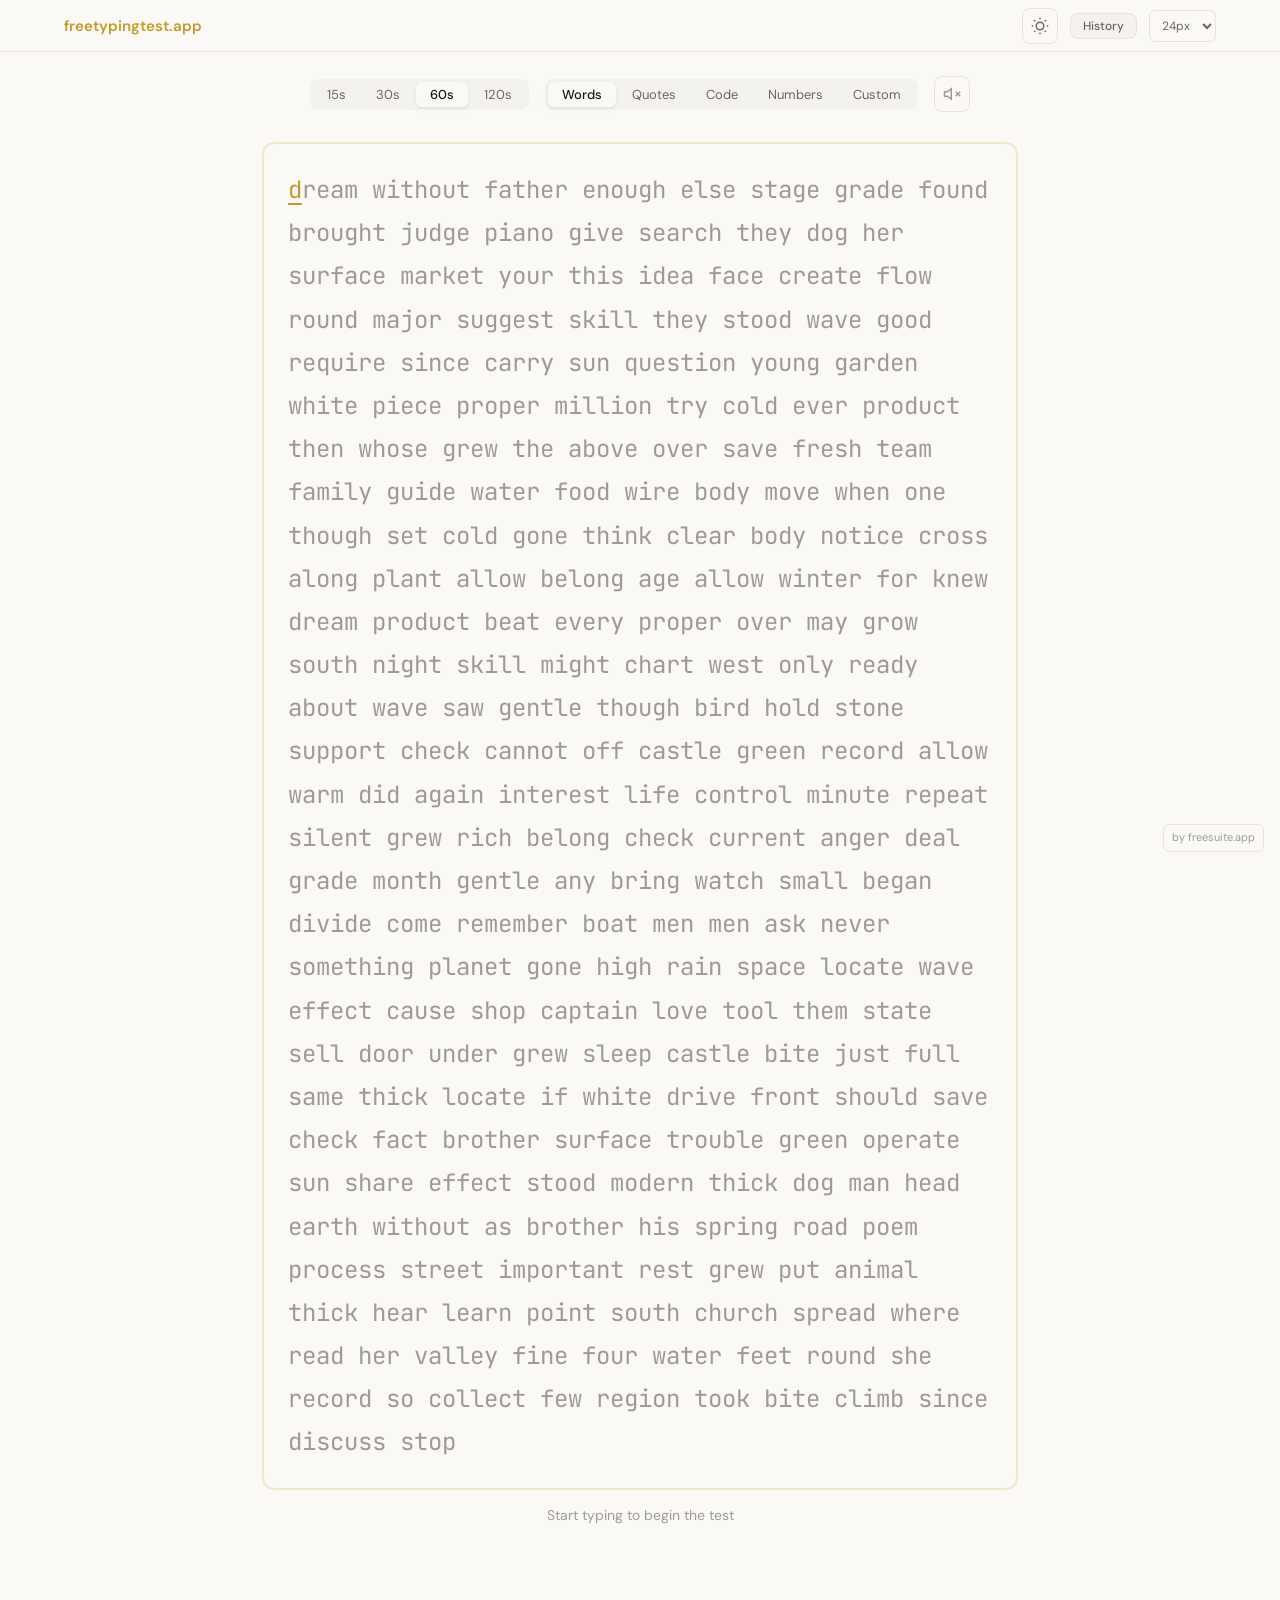
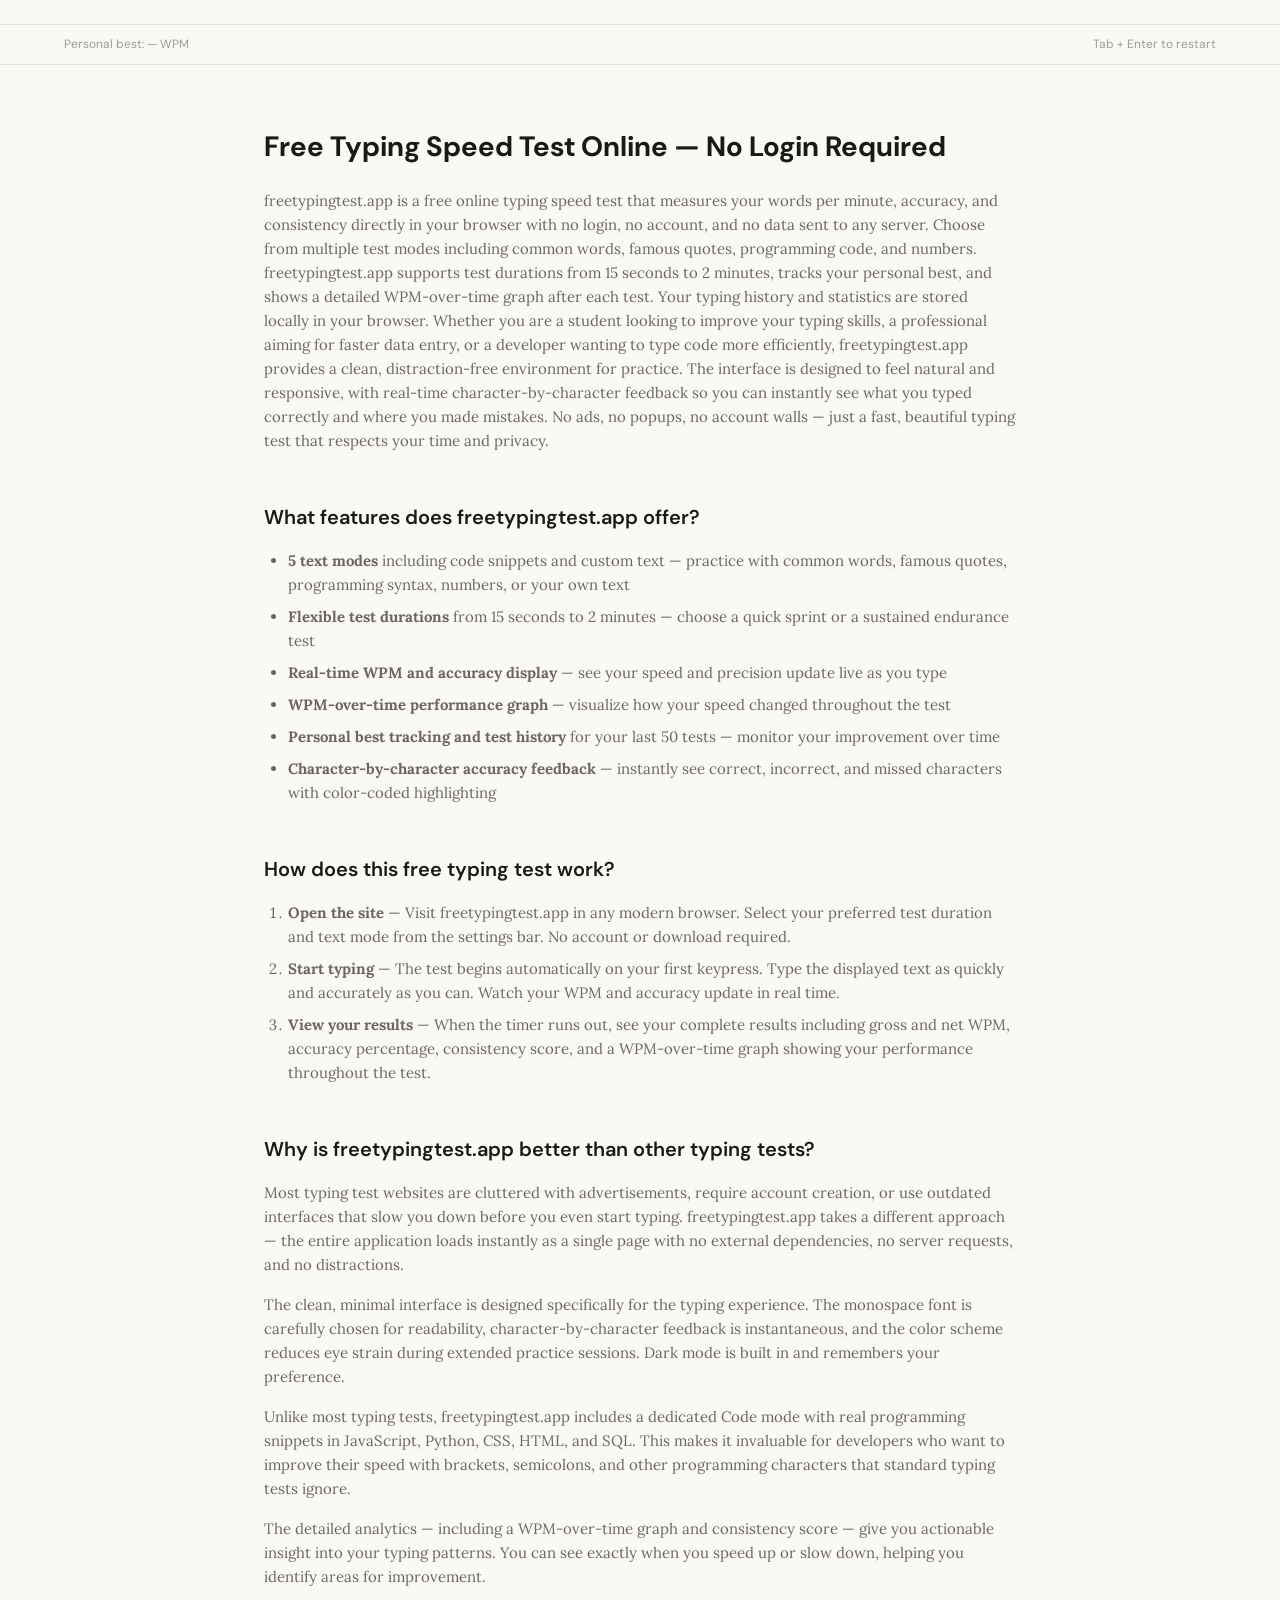
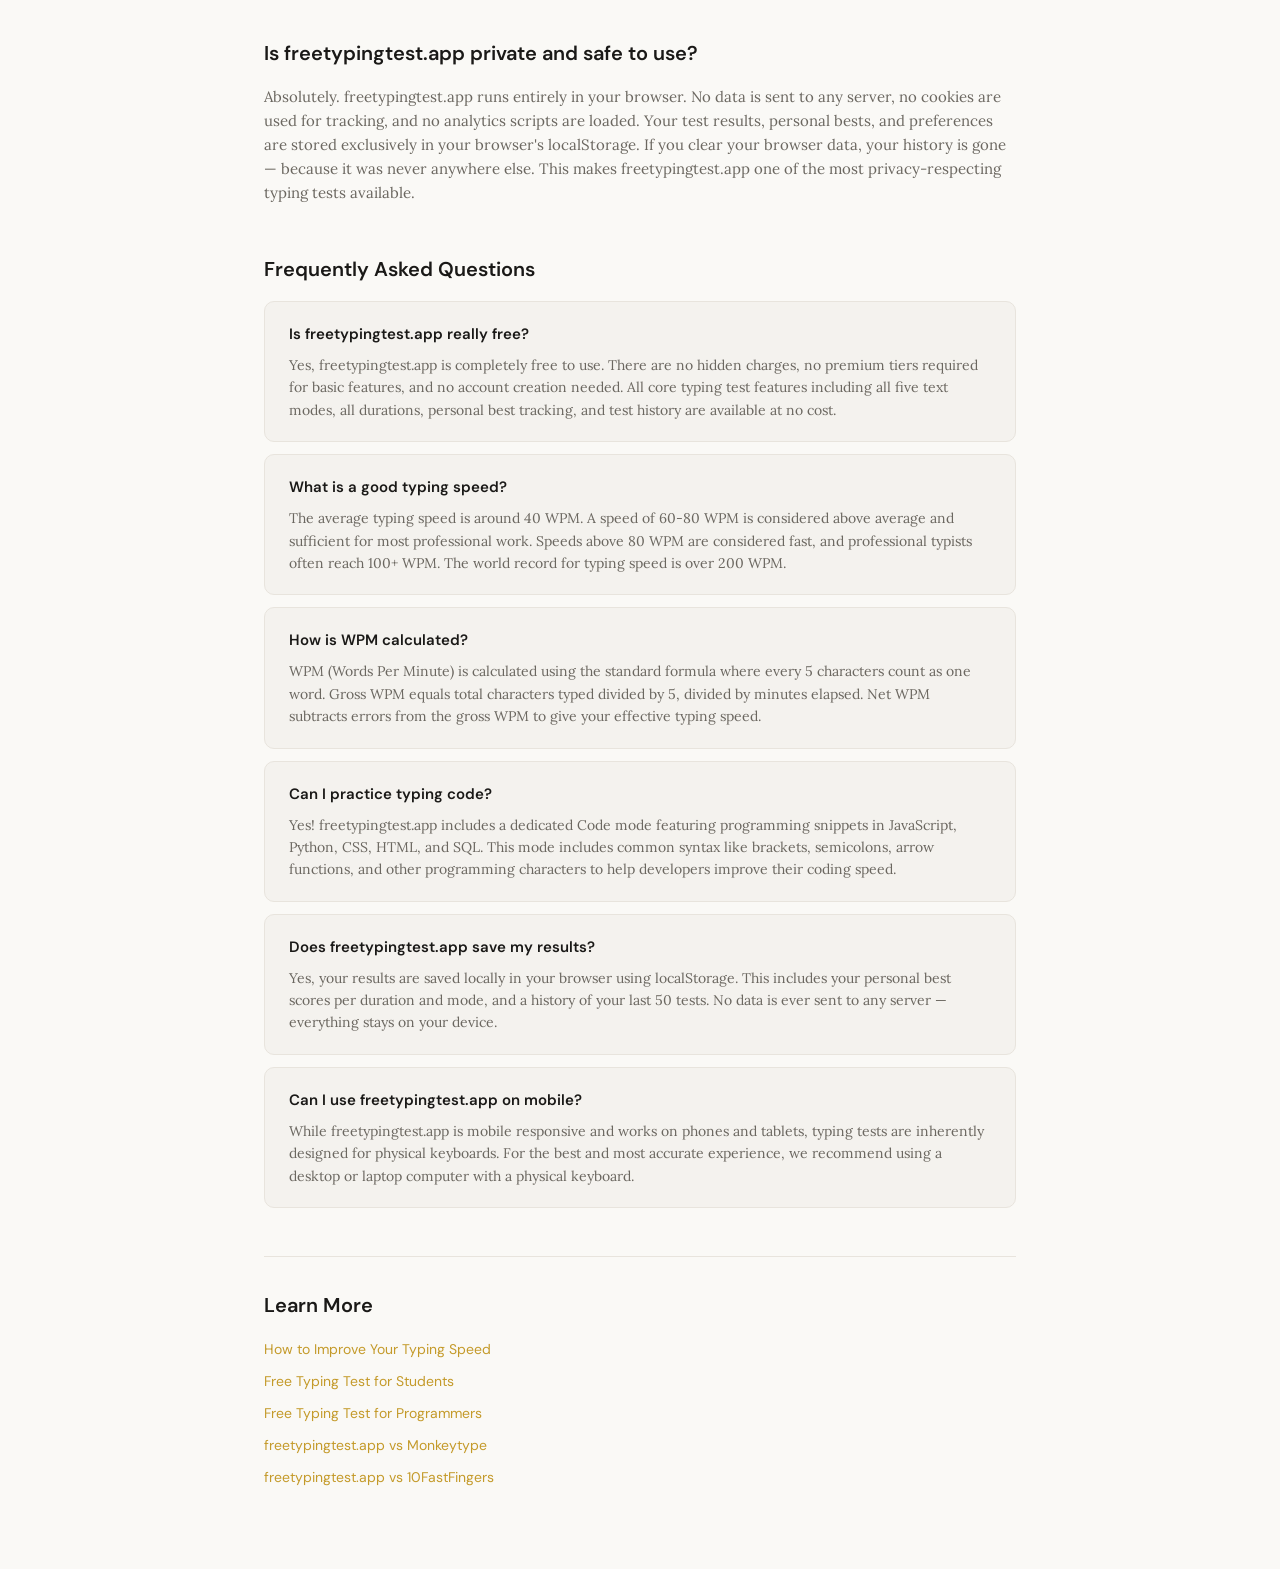
<file: index.html>
<!DOCTYPE html>
<html lang="en">
<head>
<meta charset="UTF-8">
<meta name="viewport" content="width=device-width, initial-scale=1.0">
<title>Free Typing Speed Test Online - No Login Required | freetypingtest.app</title>
<meta name="description" content="Free online typing speed test. Measure WPM, accuracy, and consistency. Multiple modes, detailed stats. No login, no tracking. freetypingtest.app">
<meta name="theme-color" content="#C49A2A">
<link rel="icon" type="image/svg+xml" href="/favicon.svg">
<meta property="og:title" content="Free Typing Speed Test Online | freetypingtest.app">
<meta property="og:description" content="Free online typing speed test. Measure WPM, accuracy, and consistency. Multiple modes, detailed stats. No login, no tracking.">
<meta property="og:image" content="https://freetypingtest.app/og-image.svg">
<meta property="og:url" content="https://freetypingtest.app/">
<meta property="og:type" content="website">
<meta name="twitter:card" content="summary_large_image">
<link rel="canonical" href="https://freetypingtest.app/">
<link rel="manifest" href="/manifest.json">
<link rel="preconnect" href="https://fonts.googleapis.com">
<link rel="preconnect" href="https://fonts.gstatic.com" crossorigin>
<link href="https://fonts.googleapis.com/css2?family=DM+Sans:wght@400;500;600;700&family=JetBrains+Mono:wght@400;500&family=Lora:wght@400;500;600&display=swap" rel="stylesheet">
<link rel="stylesheet" href="style.css">
<script type="application/ld+json">
{
  "@context": "https://schema.org",
  "@type": "SoftwareApplication",
  "name": "freetypingtest.app",
  "applicationCategory": "EducationalApplication",
  "operatingSystem": "Web",
  "offers": { "@type": "Offer", "price": "0", "priceCurrency": "USD" },
  "description": "Free online typing speed test. Measure WPM, accuracy, and consistency. Multiple modes, detailed stats. No login, no tracking.",
  "url": "https://freetypingtest.app"
}
</script>
<script type="application/ld+json">
{
  "@context": "https://schema.org",
  "@type": "FAQPage",
  "mainEntity": [
    {
      "@type": "Question",
      "name": "Is freetypingtest.app really free?",
      "acceptedAnswer": {
        "@type": "Answer",
        "text": "Yes, freetypingtest.app is completely free to use. There are no hidden charges, no premium tiers required for basic features, and no account creation needed. All core typing test features including all five text modes, all durations, personal best tracking, and test history are available at no cost."
      }
    },
    {
      "@type": "Question",
      "name": "What is a good typing speed?",
      "acceptedAnswer": {
        "@type": "Answer",
        "text": "The average typing speed is around 40 WPM. A speed of 60-80 WPM is considered above average and sufficient for most professional work. Speeds above 80 WPM are considered fast, and professional typists often reach 100+ WPM. The world record for typing speed is over 200 WPM."
      }
    },
    {
      "@type": "Question",
      "name": "How is WPM calculated?",
      "acceptedAnswer": {
        "@type": "Answer",
        "text": "WPM (Words Per Minute) is calculated using the standard formula where every 5 characters count as one word. Gross WPM equals total characters typed divided by 5, divided by minutes elapsed. Net WPM subtracts errors from the gross WPM to give your effective typing speed."
      }
    },
    {
      "@type": "Question",
      "name": "Can I practice typing code?",
      "acceptedAnswer": {
        "@type": "Answer",
        "text": "Yes! freetypingtest.app includes a dedicated Code mode featuring programming snippets in JavaScript, Python, CSS, HTML, and SQL. This mode includes common syntax like brackets, semicolons, arrow functions, and other programming characters to help developers improve their coding speed."
      }
    },
    {
      "@type": "Question",
      "name": "Does freetypingtest.app save my results?",
      "acceptedAnswer": {
        "@type": "Answer",
        "text": "Yes, your results are saved locally in your browser using localStorage. This includes your personal best scores per duration and mode, and a history of your last 50 tests. No data is ever sent to any server — everything stays on your device."
      }
    },
    {
      "@type": "Question",
      "name": "Can I use freetypingtest.app on mobile?",
      "acceptedAnswer": {
        "@type": "Answer",
        "text": "While freetypingtest.app is mobile responsive and works on phones and tablets, typing tests are inherently designed for physical keyboards. For the best and most accurate experience, we recommend using a desktop or laptop computer with a physical keyboard."
      }
    }
  ]
}
</script>
<script type="application/ld+json">
{
  "@context": "https://schema.org",
  "@type": "BreadcrumbList",
  "itemListElement": [
    { "@type": "ListItem", "position": 1, "name": "Home", "item": "https://freetypingtest.app" }
  ]
}
</script>
</head>
<body>
<!-- Header -->
<header class="header">
  <div class="header-inner">
    <div class="header-left">
      <span class="brand">freetypingtest.app</span>
    </div>
    <div class="header-right">
      <button class="theme-toggle" id="themeToggle" aria-label="Toggle dark mode">
        <svg class="icon-sun" width="18" height="18" viewBox="0 0 24 24" fill="none" stroke="currentColor" stroke-width="2"><circle cx="12" cy="12" r="5"/><line x1="12" y1="1" x2="12" y2="3"/><line x1="12" y1="21" x2="12" y2="23"/><line x1="4.22" y1="4.22" x2="5.64" y2="5.64"/><line x1="18.36" y1="18.36" x2="19.78" y2="19.78"/><line x1="1" y1="12" x2="3" y2="12"/><line x1="21" y1="12" x2="23" y2="12"/><line x1="4.22" y1="19.78" x2="5.64" y2="18.36"/><line x1="18.36" y1="5.64" x2="19.78" y2="4.22"/></svg>
        <svg class="icon-moon" width="18" height="18" viewBox="0 0 24 24" fill="none" stroke="currentColor" stroke-width="2"><path d="M21 12.79A9 9 0 1 1 11.21 3 7 7 0 0 0 21 12.79z"/></svg>
      </button>
      <button class="btn btn-secondary btn-sm" id="historyBtn">History</button>
      <div class="font-size-selector">
        <select id="fontSizeSelect" aria-label="Font size">
          <option value="18">18px</option>
          <option value="24" selected>24px</option>
          <option value="30">30px</option>
        </select>
      </div>
    </div>
  </div>
</header>

<!-- Main App -->
<main class="main-app" id="mainApp">
  <!-- Test Screen -->
  <div class="test-screen" id="testScreen">
    <!-- Settings Bar -->
    <div class="settings-bar">
      <div class="settings-row">
        <div class="segmented-control" id="durationControl" data-setting="duration">
          <button class="seg-btn" data-value="15">15s</button>
          <button class="seg-btn" data-value="30">30s</button>
          <button class="seg-btn active" data-value="60">60s</button>
          <button class="seg-btn" data-value="120">120s</button>
        </div>
        <div class="segmented-control" id="modeControl" data-setting="mode">
          <button class="seg-btn active" data-value="words">Words</button>
          <button class="seg-btn" data-value="quotes">Quotes</button>
          <button class="seg-btn" data-value="code">Code</button>
          <button class="seg-btn" data-value="numbers">Numbers</button>
          <button class="seg-btn" data-value="custom">Custom</button>
        </div>
        <button class="sound-toggle" id="soundToggle" aria-label="Toggle sound">
          <svg class="icon-sound-off" width="18" height="18" viewBox="0 0 24 24" fill="none" stroke="currentColor" stroke-width="2"><polygon points="11 5 6 9 2 9 2 15 6 15 11 19 11 5"/><line x1="23" y1="9" x2="17" y2="15"/><line x1="17" y1="9" x2="23" y2="15"/></svg>
          <svg class="icon-sound-on" width="18" height="18" viewBox="0 0 24 24" fill="none" stroke="currentColor" stroke-width="2"><polygon points="11 5 6 9 2 9 2 15 6 15 11 19 11 5"/><path d="M19.07 4.93a10 10 0 0 1 0 14.14"/><path d="M15.54 8.46a5 5 0 0 1 0 7.07"/></svg>
        </button>
      </div>
    </div>

    <!-- Custom Text Input -->
    <div class="custom-text-area" id="customTextArea" style="display:none">
      <textarea id="customTextInput" placeholder="Paste or type your custom text here..." rows="4"></textarea>
      <button class="btn btn-primary btn-sm" id="customStartBtn">Start with Custom Text</button>
    </div>

    <!-- Typing Area -->
    <div class="typing-container" id="typingContainer">
      <div class="typing-area" id="typingArea" tabindex="0">
        <div class="text-display" id="textDisplay"></div>
        <div class="focus-hint" id="focusHint">Click here or start typing</div>
      </div>
      <input type="text" id="hiddenInput" class="hidden-input" autocomplete="off" autocorrect="off" autocapitalize="off" spellcheck="false" aria-label="Typing input">
    </div>

    <!-- Start Prompt -->
    <div class="start-prompt" id="startPrompt">Start typing to begin the test</div>

    <!-- Live Stats -->
    <div class="live-stats" id="liveStats" aria-live="polite">
      <div class="live-stat">
        <span class="live-stat-value" id="liveWpm">0</span>
        <span class="live-stat-label">WPM</span>
      </div>
      <div class="live-stat">
        <span class="live-stat-value" id="liveAccuracy">100</span>
        <span class="live-stat-label">Accuracy</span>
      </div>
      <div class="live-stat">
        <span class="live-stat-value" id="liveTimer">60</span>
        <span class="live-stat-label">Time</span>
      </div>
    </div>
  </div>

  <!-- Results Screen -->
  <div class="results-screen" id="resultsScreen" style="display:none">
    <div class="results-inner">
      <div class="results-main">
        <span class="results-wpm" id="resultsWpm">0</span>
        <span class="results-wpm-label">words per minute</span>
      </div>
      <div class="personal-best-indicator" id="personalBestIndicator" style="display:none"></div>
      <div class="stats-grid">
        <div class="stat-card">
          <span class="stat-value" id="resultNetWpm">0</span>
          <span class="stat-label">Net WPM</span>
        </div>
        <div class="stat-card">
          <span class="stat-value" id="resultAccuracy">0%</span>
          <span class="stat-label">Accuracy</span>
        </div>
        <div class="stat-card">
          <span class="stat-value" id="resultCorrect">0</span>
          <span class="stat-label">Correct</span>
        </div>
        <div class="stat-card">
          <span class="stat-value" id="resultIncorrect">0</span>
          <span class="stat-label">Incorrect</span>
        </div>
        <div class="stat-card">
          <span class="stat-value" id="resultConsistency">0%</span>
          <span class="stat-label">Consistency</span>
        </div>
        <div class="stat-card">
          <span class="stat-value" id="resultDurationMode">60s · Words</span>
          <span class="stat-label">Duration · Mode</span>
        </div>
      </div>
      <div class="chart-container">
        <div class="chart-title">WPM Over Time</div>
        <svg id="wpmChart" class="wpm-chart" viewBox="0 0 600 200"></svg>
      </div>
      <div id="upgrade-prompt" class="upgrade-prompt">
        <div class="upgrade-title">&#128274; Advanced Typing Analytics</div>
        <div class="upgrade-desc">Track your progress over time with detailed charts, per-key heatmaps, speed curves, and personalized practice lessons</div>
        <a class="upgrade-link" href="https://freesuite.app" target="_blank" rel="noopener">Unlock with freesuite.app · $2.88/mo</a>
      </div>
      <div class="results-actions">
        <button class="btn btn-primary" id="restartBtn">Restart</button>
        <button class="btn btn-secondary" id="shareBtn">Share Result</button>
        <button class="btn btn-secondary" id="viewHistoryBtn">View History</button>
      </div>
      <div class="restart-hint">Press Tab + Enter to restart</div>
    </div>
  </div>
</main>

<!-- History Drawer -->
<div class="history-overlay" id="historyOverlay"></div>
<div class="history-drawer" id="historyDrawer">
  <div class="drawer-header">
    <h2 class="drawer-title">History</h2>
    <button class="drawer-close" id="drawerClose" aria-label="Close">&times;</button>
  </div>
  <div class="drawer-tabs">
    <button class="drawer-tab active" data-tab="history">History</button>
    <button class="drawer-tab" data-tab="stats">Statistics</button>
  </div>
  <div class="drawer-content">
    <div class="drawer-panel" id="historyPanel">
      <div class="summary-stats" id="summaryStats"></div>
      <div class="history-list" id="historyList"></div>
      <button class="btn btn-secondary btn-sm clear-history-btn" id="clearHistoryBtn">Clear History</button>
    </div>
    <div class="drawer-panel" id="statsPanel" style="display:none">
      <div class="stats-dashboard" id="statsDashboard"></div>
    </div>
  </div>
</div>

<!-- Mobile Banner -->
<div class="mobile-banner" id="mobileBanner" style="display:none">
  <span>For the best experience, use a physical keyboard</span>
  <button class="mobile-banner-close" id="mobileBannerClose">&times;</button>
</div>

<!-- Toast -->
<div class="toast-container" id="toastContainer"></div>

<!-- Footer -->
<footer class="footer">
  <div class="footer-inner">
    <span class="footer-left" id="footerBest">Personal best: — WPM</span>
    <span class="footer-right">Tab + Enter to restart</span>
  </div>
</footer>

<!-- Suite Badge -->
<a class="suite-badge" href="https://freesuite.app" target="_blank" rel="noopener">by freesuite.app</a>

<!-- SEO Content -->
<section class="seo-content">
  <div class="seo-inner">
    <h1>Free Typing Speed Test Online — No Login Required</h1>
    <p>freetypingtest.app is a free online typing speed test that measures your words per minute, accuracy, and consistency directly in your browser with no login, no account, and no data sent to any server. Choose from multiple test modes including common words, famous quotes, programming code, and numbers. freetypingtest.app supports test durations from 15 seconds to 2 minutes, tracks your personal best, and shows a detailed WPM-over-time graph after each test. Your typing history and statistics are stored locally in your browser. Whether you are a student looking to improve your typing skills, a professional aiming for faster data entry, or a developer wanting to type code more efficiently, freetypingtest.app provides a clean, distraction-free environment for practice. The interface is designed to feel natural and responsive, with real-time character-by-character feedback so you can instantly see what you typed correctly and where you made mistakes. No ads, no popups, no account walls — just a fast, beautiful typing test that respects your time and privacy.</p>

    <h2>What features does freetypingtest.app offer?</h2>
    <ul>
      <li><strong>5 text modes</strong> including code snippets and custom text — practice with common words, famous quotes, programming syntax, numbers, or your own text</li>
      <li><strong>Flexible test durations</strong> from 15 seconds to 2 minutes — choose a quick sprint or a sustained endurance test</li>
      <li><strong>Real-time WPM and accuracy display</strong> — see your speed and precision update live as you type</li>
      <li><strong>WPM-over-time performance graph</strong> — visualize how your speed changed throughout the test</li>
      <li><strong>Personal best tracking and test history</strong> for your last 50 tests — monitor your improvement over time</li>
      <li><strong>Character-by-character accuracy feedback</strong> — instantly see correct, incorrect, and missed characters with color-coded highlighting</li>
    </ul>

    <h2>How does this free typing test work?</h2>
    <ol>
      <li><strong>Open the site</strong> — Visit freetypingtest.app in any modern browser. Select your preferred test duration and text mode from the settings bar. No account or download required.</li>
      <li><strong>Start typing</strong> — The test begins automatically on your first keypress. Type the displayed text as quickly and accurately as you can. Watch your WPM and accuracy update in real time.</li>
      <li><strong>View your results</strong> — When the timer runs out, see your complete results including gross and net WPM, accuracy percentage, consistency score, and a WPM-over-time graph showing your performance throughout the test.</li>
    </ol>

    <h2>Why is freetypingtest.app better than other typing tests?</h2>
    <p>Most typing test websites are cluttered with advertisements, require account creation, or use outdated interfaces that slow you down before you even start typing. freetypingtest.app takes a different approach — the entire application loads instantly as a single page with no external dependencies, no server requests, and no distractions.</p>
    <p>The clean, minimal interface is designed specifically for the typing experience. The monospace font is carefully chosen for readability, character-by-character feedback is instantaneous, and the color scheme reduces eye strain during extended practice sessions. Dark mode is built in and remembers your preference.</p>
    <p>Unlike most typing tests, freetypingtest.app includes a dedicated Code mode with real programming snippets in JavaScript, Python, CSS, HTML, and SQL. This makes it invaluable for developers who want to improve their speed with brackets, semicolons, and other programming characters that standard typing tests ignore.</p>
    <p>The detailed analytics — including a WPM-over-time graph and consistency score — give you actionable insight into your typing patterns. You can see exactly when you speed up or slow down, helping you identify areas for improvement.</p>

    <h2>Is freetypingtest.app private and safe to use?</h2>
    <p>Absolutely. freetypingtest.app runs entirely in your browser. No data is sent to any server, no cookies are used for tracking, and no analytics scripts are loaded. Your test results, personal bests, and preferences are stored exclusively in your browser's localStorage. If you clear your browser data, your history is gone — because it was never anywhere else. This makes freetypingtest.app one of the most privacy-respecting typing tests available.</p>

    <h2>Frequently Asked Questions</h2>
    <div class="faq-list">
      <div class="faq-item">
        <h3>Is freetypingtest.app really free?</h3>
        <p>Yes, freetypingtest.app is completely free to use. There are no hidden charges, no premium tiers required for basic features, and no account creation needed. All core typing test features including all five text modes, all durations, personal best tracking, and test history are available at no cost.</p>
      </div>
      <div class="faq-item">
        <h3>What is a good typing speed?</h3>
        <p>The average typing speed is around 40 WPM. A speed of 60-80 WPM is considered above average and sufficient for most professional work. Speeds above 80 WPM are considered fast, and professional typists often reach 100+ WPM. The world record for typing speed is over 200 WPM.</p>
      </div>
      <div class="faq-item">
        <h3>How is WPM calculated?</h3>
        <p>WPM (Words Per Minute) is calculated using the standard formula where every 5 characters count as one word. Gross WPM equals total characters typed divided by 5, divided by minutes elapsed. Net WPM subtracts errors from the gross WPM to give your effective typing speed.</p>
      </div>
      <div class="faq-item">
        <h3>Can I practice typing code?</h3>
        <p>Yes! freetypingtest.app includes a dedicated Code mode featuring programming snippets in JavaScript, Python, CSS, HTML, and SQL. This mode includes common syntax like brackets, semicolons, arrow functions, and other programming characters to help developers improve their coding speed.</p>
      </div>
      <div class="faq-item">
        <h3>Does freetypingtest.app save my results?</h3>
        <p>Yes, your results are saved locally in your browser using localStorage. This includes your personal best scores per duration and mode, and a history of your last 50 tests. No data is ever sent to any server — everything stays on your device.</p>
      </div>
      <div class="faq-item">
        <h3>Can I use freetypingtest.app on mobile?</h3>
        <p>While freetypingtest.app is mobile responsive and works on phones and tablets, typing tests are inherently designed for physical keyboards. For the best and most accurate experience, we recommend using a desktop or laptop computer with a physical keyboard.</p>
      </div>
    </div>

    <div class="faq-list" style="margin-top:48px;padding-top:32px;border-top:1px solid var(--border)">
      <h2 style="margin-top:0">Learn More</h2>
      <ul style="list-style:none;padding:0">
        <li style="margin-bottom:8px"><a href="/how-to-improve-typing-speed.html" style="color:var(--accent);text-decoration:none;font-family:'DM Sans',sans-serif;font-size:14px">How to Improve Your Typing Speed</a></li>
        <li style="margin-bottom:8px"><a href="/typing-test-for-students.html" style="color:var(--accent);text-decoration:none;font-family:'DM Sans',sans-serif;font-size:14px">Free Typing Test for Students</a></li>
        <li style="margin-bottom:8px"><a href="/typing-test-for-programmers.html" style="color:var(--accent);text-decoration:none;font-family:'DM Sans',sans-serif;font-size:14px">Free Typing Test for Programmers</a></li>
        <li style="margin-bottom:8px"><a href="/vs-monkeytype.html" style="color:var(--accent);text-decoration:none;font-family:'DM Sans',sans-serif;font-size:14px">freetypingtest.app vs Monkeytype</a></li>
        <li style="margin-bottom:8px"><a href="/vs-10fastfingers.html" style="color:var(--accent);text-decoration:none;font-family:'DM Sans',sans-serif;font-size:14px">freetypingtest.app vs 10FastFingers</a></li>
      </ul>
    </div>
  </div>
</section>

<script src="app.js"></script>
</body>
</html>
</file>
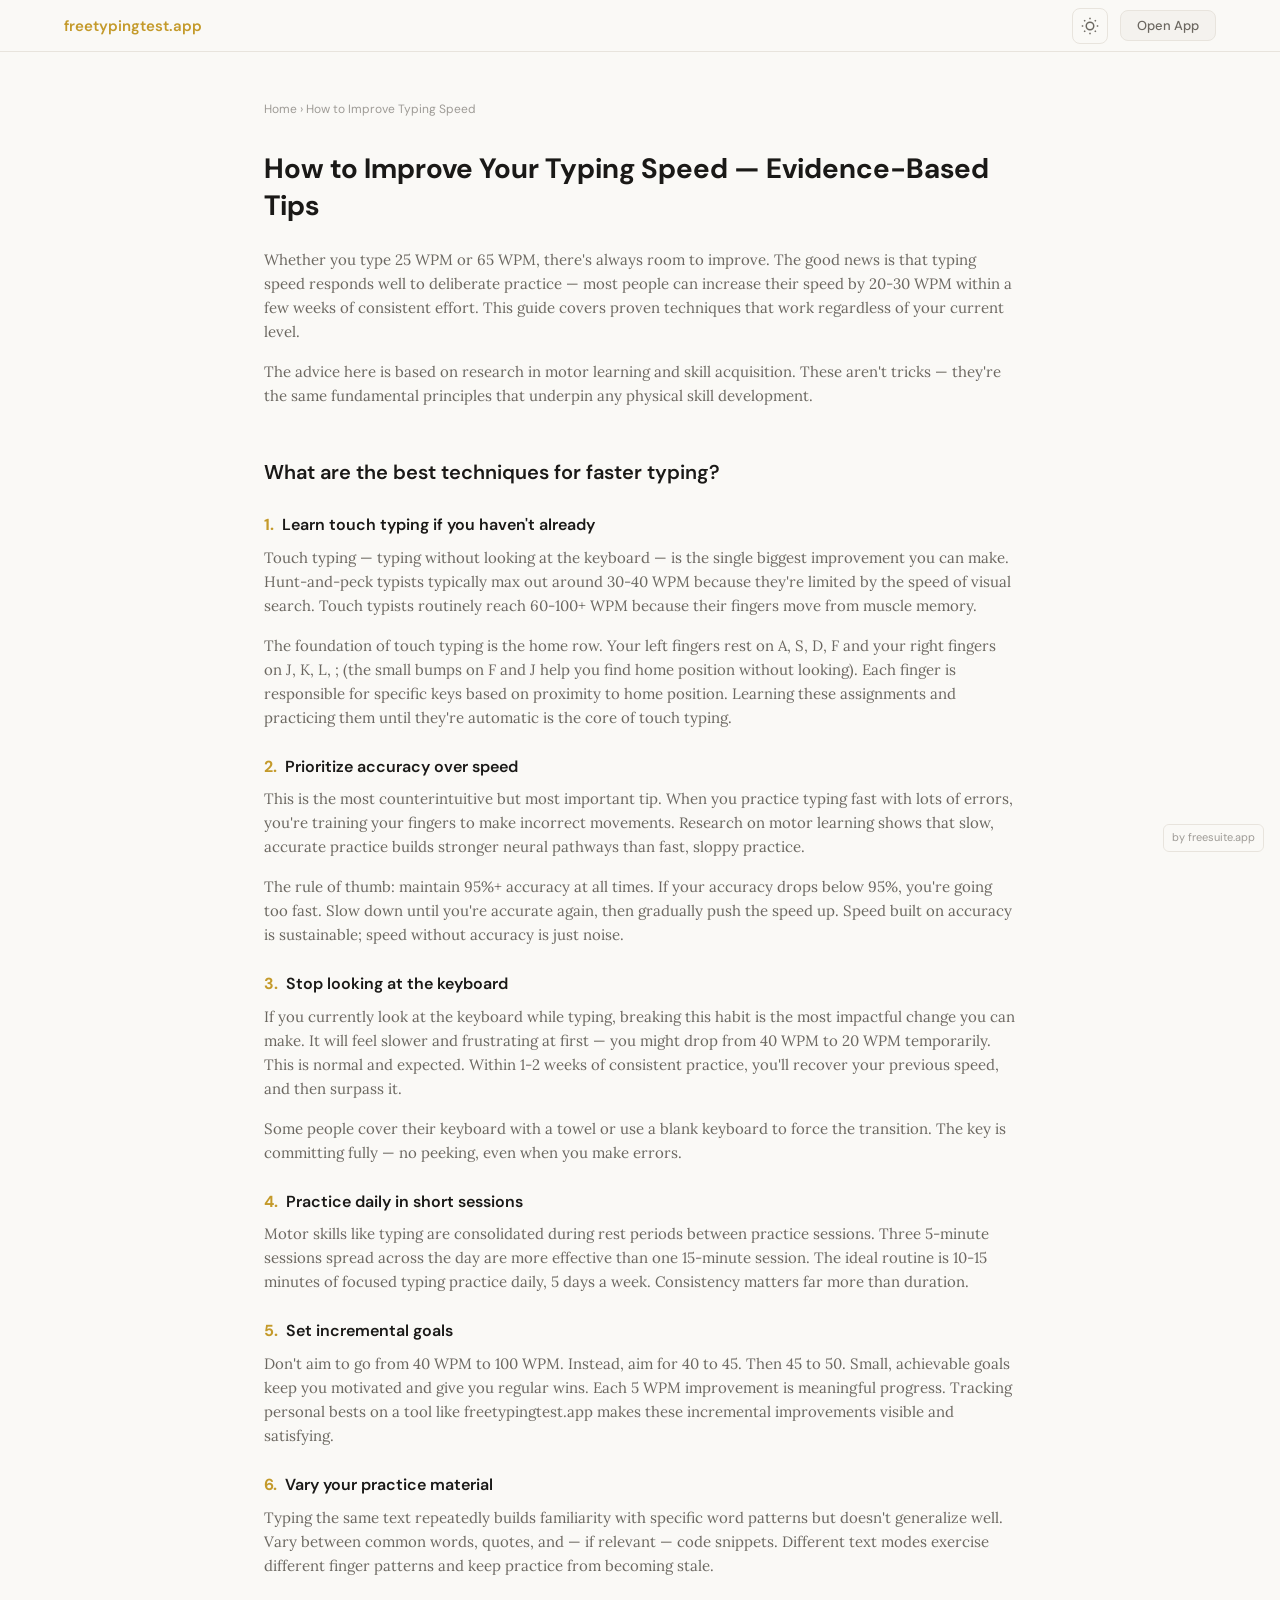
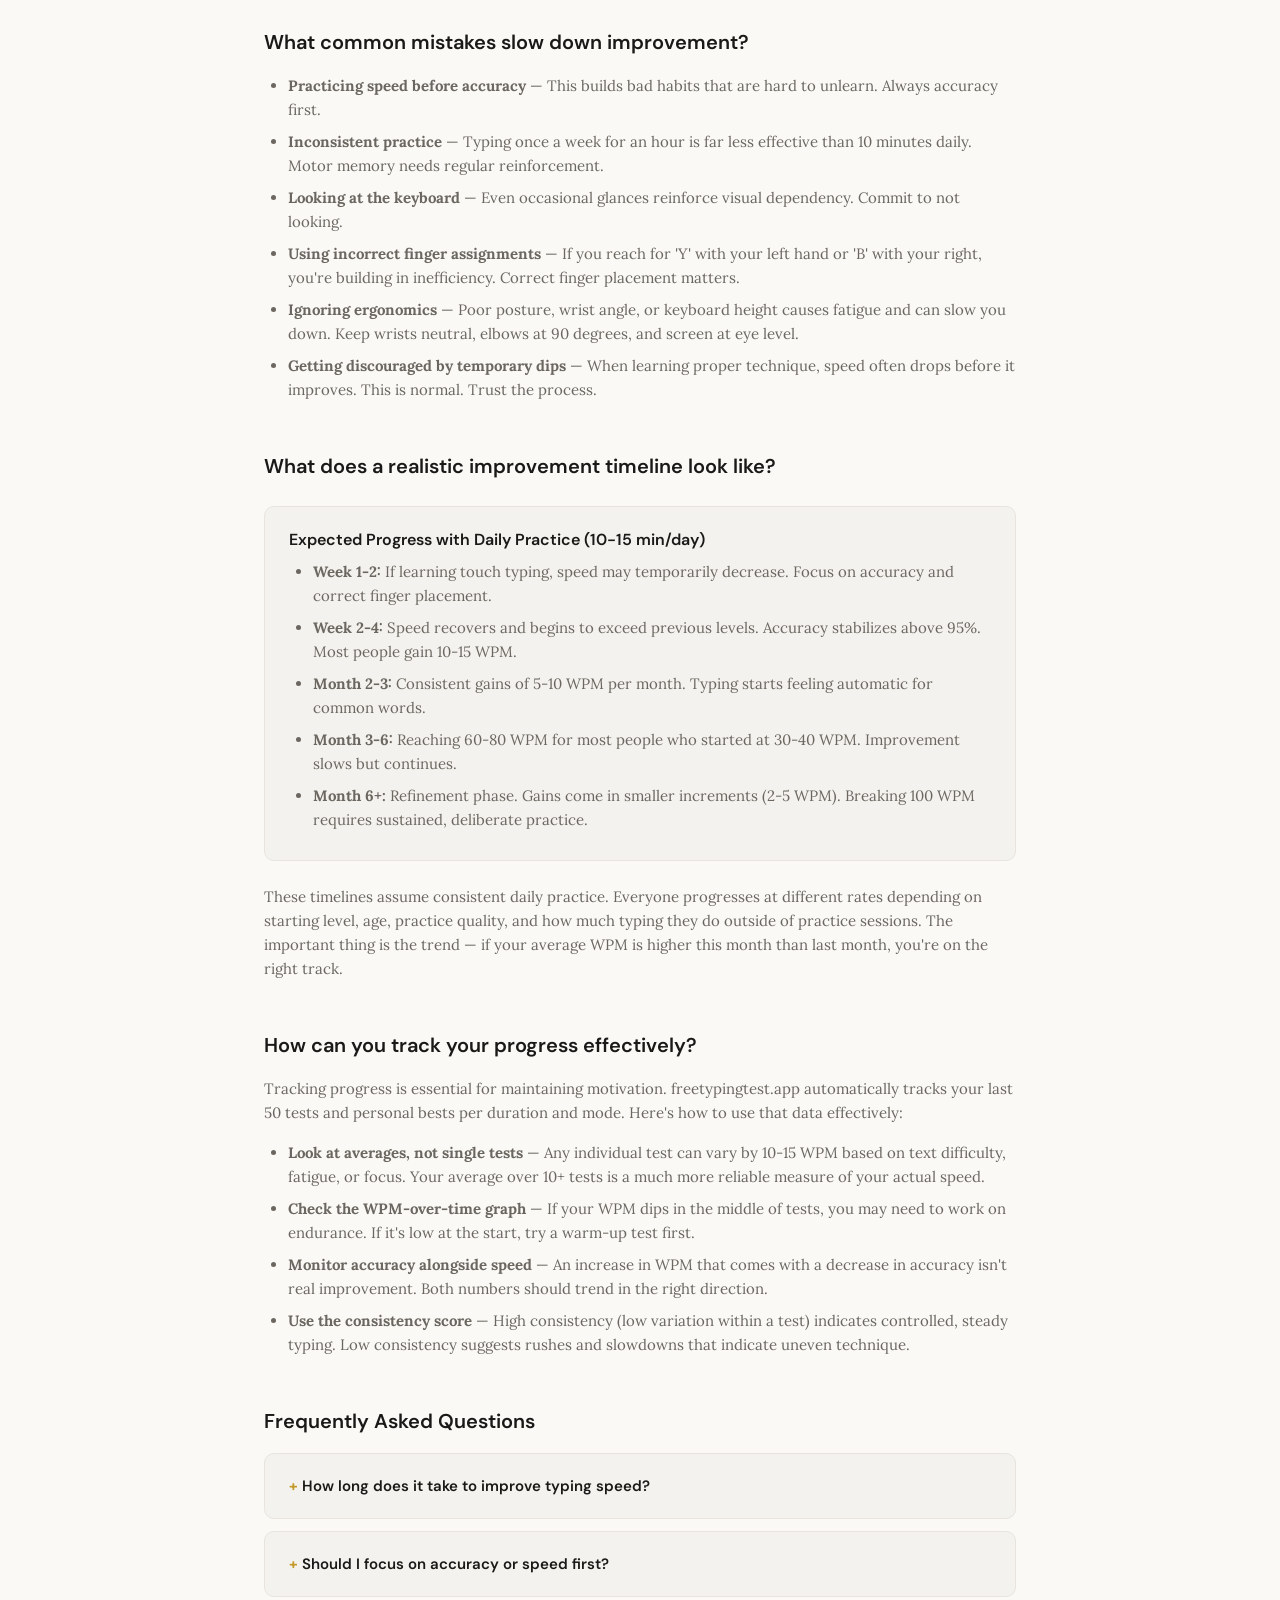
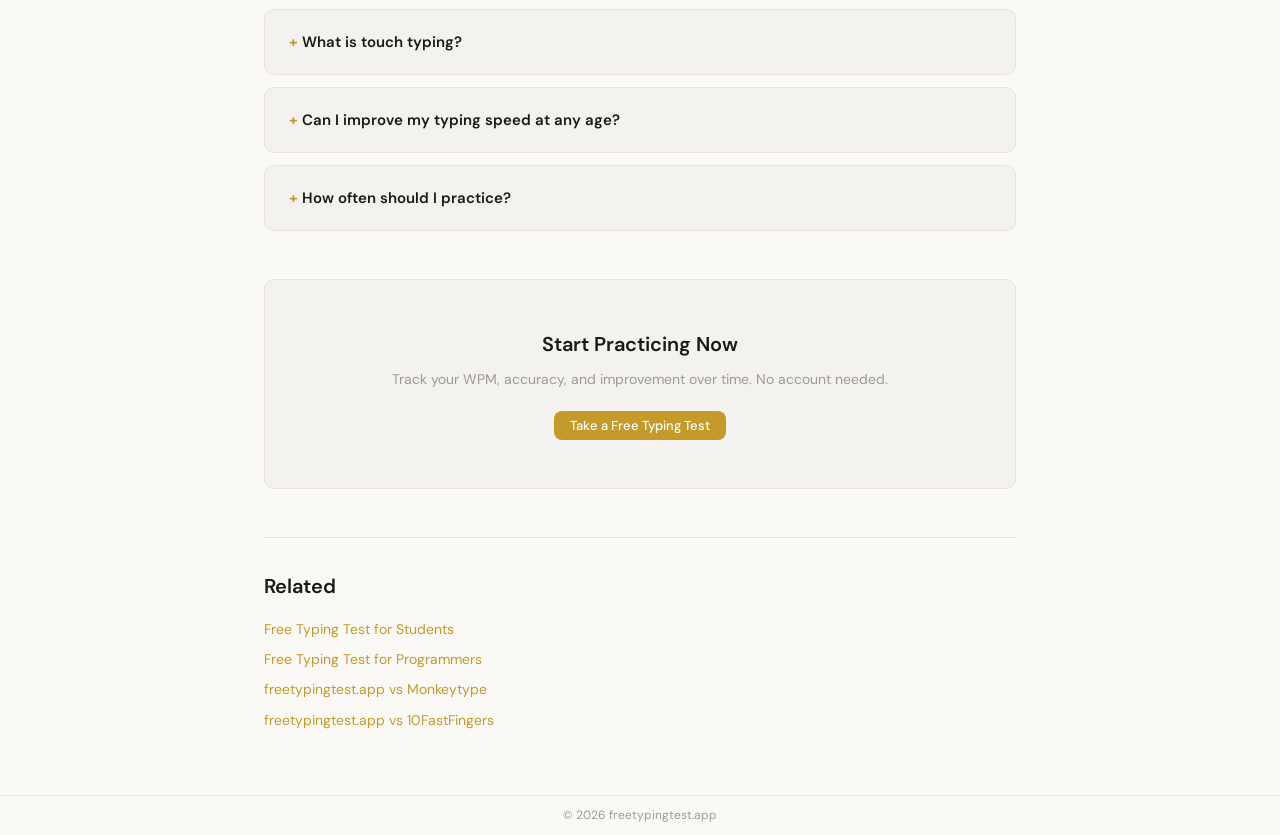
<file: how-to-improve-typing-speed.html>
<!DOCTYPE html>
<html lang="en">
<head>
<meta charset="UTF-8">
<meta name="viewport" content="width=device-width, initial-scale=1.0">
<title>How to Improve Your Typing Speed — Evidence-Based Tips | freetypingtest.app</title>
<meta name="description" content="Learn how to type faster with proven techniques. Touch typing fundamentals, practice routines, common mistakes, and realistic improvement timelines.">
<meta name="theme-color" content="#C49A2A">
<link rel="icon" type="image/svg+xml" href="/favicon.svg">
<meta property="og:title" content="How to Improve Your Typing Speed | freetypingtest.app">
<meta property="og:description" content="Evidence-based tips to improve typing speed. Touch typing, practice routines, realistic timelines. Go from 40 to 60+ WPM.">
<meta property="og:image" content="https://freetypingtest.app/og-image.svg">
<meta property="og:url" content="https://freetypingtest.app/how-to-improve-typing-speed.html">
<meta property="og:type" content="article">
<meta name="twitter:card" content="summary_large_image">
<link rel="canonical" href="https://freetypingtest.app/how-to-improve-typing-speed.html">
<link rel="preconnect" href="https://fonts.googleapis.com">
<link rel="preconnect" href="https://fonts.gstatic.com" crossorigin>
<link href="https://fonts.googleapis.com/css2?family=DM+Sans:wght@400;500;600;700&family=Lora:wght@400;500;600&display=swap" rel="stylesheet">
<script type="application/ld+json">
{
  "@context": "https://schema.org",
  "@type": "Article",
  "headline": "How to Improve Your Typing Speed — Evidence-Based Tips",
  "description": "Proven techniques and practice routines to improve your typing speed, from touch typing fundamentals to realistic timelines.",
  "author": {"@type": "Organization", "name": "freetypingtest.app"},
  "publisher": {"@type": "Organization", "name": "freetypingtest.app"},
  "datePublished": "2026-03-18",
  "url": "https://freetypingtest.app/how-to-improve-typing-speed.html"
}
</script>
<script type="application/ld+json">
{
  "@context": "https://schema.org",
  "@type": "FAQPage",
  "mainEntity": [
    {
      "@type": "Question",
      "name": "How long does it take to improve typing speed?",
      "acceptedAnswer": {
        "@type": "Answer",
        "text": "With consistent daily practice of 10-15 minutes, most people see noticeable improvement within 2-3 weeks. Going from 40 WPM to 60 WPM typically takes 2-4 weeks of daily practice. Reaching 80+ WPM usually requires 2-3 months. Reaching 100+ WPM takes dedicated practice over several months to a year, depending on your starting point."
      }
    },
    {
      "@type": "Question",
      "name": "Should I focus on accuracy or speed first?",
      "acceptedAnswer": {
        "@type": "Answer",
        "text": "Always accuracy first. Research on motor learning consistently shows that practicing slowly and correctly builds better muscle memory than practicing fast with errors. Aim for 95%+ accuracy at your current speed before trying to go faster. Speed naturally increases as correct finger movements become automatic."
      }
    },
    {
      "@type": "Question",
      "name": "What is touch typing?",
      "acceptedAnswer": {
        "@type": "Answer",
        "text": "Touch typing is the technique of typing without looking at the keyboard. Each finger is assigned specific keys based on the home row position (left hand: ASDF, right hand: JKL;). Touch typists rely on muscle memory rather than visual confirmation, which is significantly faster than hunt-and-peck typing."
      }
    },
    {
      "@type": "Question",
      "name": "Can I improve my typing speed at any age?",
      "acceptedAnswer": {
        "@type": "Answer",
        "text": "Yes. While younger people may learn slightly faster due to neuroplasticity, adults of any age can significantly improve their typing speed with practice. The principles are the same: consistent practice, proper technique, and accuracy-first approach. Many adults go from hunt-and-peck to 50+ WPM touch typing in a few months."
      }
    },
    {
      "@type": "Question",
      "name": "How often should I practice?",
      "acceptedAnswer": {
        "@type": "Answer",
        "text": "10-15 minutes daily, 5 days a week is optimal. Short, frequent sessions are far more effective than long, infrequent ones. This is because motor skills are consolidated during rest periods between sessions. Three 5-minute sessions spread across the day can be even more effective than one 15-minute session."
      }
    }
  ]
}
</script>
<script type="application/ld+json">
{
  "@context": "https://schema.org",
  "@type": "SoftwareApplication",
  "name": "freetypingtest.app",
  "applicationCategory": "EducationalApplication",
  "operatingSystem": "Web",
  "offers": {"@type": "Offer", "price": "0", "priceCurrency": "USD"},
  "url": "https://freetypingtest.app"
}
</script>
<script type="application/ld+json">
{
  "@context": "https://schema.org",
  "@type": "BreadcrumbList",
  "itemListElement": [
    {"@type": "ListItem", "position": 1, "name": "Home", "item": "https://freetypingtest.app"},
    {"@type": "ListItem", "position": 2, "name": "How to Improve Typing Speed", "item": "https://freetypingtest.app/how-to-improve-typing-speed.html"}
  ]
}
</script>
<style>
:root{--bg:#faf9f6;--surface:#f4f2ee;--border:#e8e4dd;--text-primary:#1a1917;--text-secondary:#6b6760;--text-muted:#9e9b96;--accent:#C49A2A;--accent-hover:#A8831F;--accent-text:#fff;--shadow:0 1px 3px rgba(0,0,0,.06),0 2px 8px rgba(0,0,0,.04)}
[data-theme="dark"]{--bg:#141412;--surface:#1e1c1a;--border:#2e2b27;--text-primary:#f0ede8;--text-secondary:#9e9b96;--text-muted:#6b6760;--accent:#D4A835;--accent-hover:#C49A2A;--accent-text:#fff;--shadow:0 1px 3px rgba(0,0,0,.3),0 2px 8px rgba(0,0,0,.2)}
*,*::before,*::after{box-sizing:border-box;margin:0;padding:0}
html{font-size:15px;line-height:1.6}
body{font-family:"Lora",serif;background:var(--bg);color:var(--text-primary);min-height:100vh;transition:background .15s ease,color .15s ease}
.header{height:52px;border-bottom:1px solid var(--border);background:var(--bg);position:sticky;top:0;z-index:100}
.header-inner{max-width:1200px;margin:0 auto;padding:0 24px;height:100%;display:flex;align-items:center;justify-content:space-between}
.brand{font-family:"DM Sans",sans-serif;font-size:15px;font-weight:600;color:var(--accent);text-decoration:none}
.header-right{display:flex;align-items:center;gap:12px}
.theme-toggle{background:none;border:1px solid var(--border);border-radius:8px;width:36px;height:36px;display:flex;align-items:center;justify-content:center;cursor:pointer;color:var(--text-secondary);transition:all .15s ease}
.theme-toggle:hover{background:var(--surface);color:var(--text-primary)}
.icon-moon{display:none}[data-theme="dark"] .icon-sun{display:none}[data-theme="dark"] .icon-moon{display:block}
.btn{font-family:"DM Sans",sans-serif;font-size:13px;font-weight:500;border:none;cursor:pointer;border-radius:8px;padding:8px 16px;transition:all .15s ease;line-height:1;text-decoration:none;display:inline-block}
.btn-primary{background:var(--accent);color:var(--accent-text)}.btn-primary:hover{background:var(--accent-hover)}
.btn-secondary{background:var(--surface);color:var(--text-secondary);border:1px solid var(--border)}.btn-secondary:hover{background:var(--border)}
.content{max-width:800px;margin:0 auto;padding:48px 24px 64px}
.breadcrumb{font-family:"DM Sans",sans-serif;font-size:12px;color:var(--text-muted);margin-bottom:32px}
.breadcrumb a{color:var(--text-muted);text-decoration:none}.breadcrumb a:hover{color:var(--accent)}
h1{font-family:"DM Sans",sans-serif;font-size:28px;font-weight:700;color:var(--text-primary);margin-bottom:24px;line-height:1.3}
h2{font-family:"DM Sans",sans-serif;font-size:20px;font-weight:600;color:var(--text-primary);margin-top:48px;margin-bottom:16px}
h3{font-family:"DM Sans",sans-serif;font-size:16px;font-weight:600;color:var(--text-primary);margin-top:24px;margin-bottom:8px}
p{color:var(--text-secondary);margin-bottom:16px;font-size:15px}
ul,ol{color:var(--text-secondary);padding-left:24px;margin-bottom:16px}li{margin-bottom:8px;font-size:15px}
.info-box{background:var(--surface);border:1px solid var(--border);border-radius:10px;padding:20px 24px;margin:24px 0}
.info-box h3{margin-top:0}
.info-box ul{margin-bottom:0}
.tip-number{font-family:"DM Sans",sans-serif;font-weight:700;color:var(--accent);margin-right:4px}
details{border:1px solid var(--border);border-radius:10px;padding:0;margin-bottom:12px;background:var(--surface)}
details summary{font-family:"DM Sans",sans-serif;font-size:15px;font-weight:600;color:var(--text-primary);padding:20px 24px;cursor:pointer;list-style:none}
details summary::-webkit-details-marker{display:none}
details summary::before{content:"+ ";color:var(--accent);font-weight:700}
details[open] summary::before{content:"- "}
details .faq-body{padding:0 24px 20px;font-size:14px;color:var(--text-secondary)}
.cta-box{text-align:center;padding:48px 24px;margin:48px 0 32px;background:var(--surface);border:1px solid var(--border);border-radius:10px}
.cta-box h2{margin-top:0;margin-bottom:8px}
.cta-box p{margin-bottom:20px;color:var(--text-muted);font-family:"DM Sans",sans-serif;font-size:14px}
.related{margin-top:48px;padding-top:32px;border-top:1px solid var(--border)}
.related h2{margin-top:0}
.related-links{display:flex;flex-direction:column;gap:8px}
.related-links a{font-family:"DM Sans",sans-serif;font-size:14px;color:var(--accent);text-decoration:none}
.related-links a:hover{text-decoration:underline}
.footer{height:40px;border-top:1px solid var(--border);background:var(--bg)}
.footer-inner{max-width:1200px;margin:0 auto;padding:0 24px;height:100%;display:flex;align-items:center;justify-content:center;font-family:"DM Sans",sans-serif;font-size:12px;color:var(--text-muted)}
.suite-badge{position:fixed;bottom:48px;right:16px;font-family:"DM Sans",sans-serif;font-size:11px;color:var(--text-muted);text-decoration:none;z-index:50;padding:4px 8px;background:var(--bg);border:1px solid var(--border);border-radius:6px}
.suite-badge:hover{color:var(--accent);border-color:var(--accent)}
@media(max-width:768px){.content{padding:32px 16px 48px}h1{font-size:22px}}
</style>
</head>
<body>
<header class="header">
  <div class="header-inner">
    <a href="/" class="brand">freetypingtest.app</a>
    <div class="header-right">
      <button class="theme-toggle" id="themeToggle" aria-label="Toggle dark mode">
        <svg class="icon-sun" width="18" height="18" viewBox="0 0 24 24" fill="none" stroke="currentColor" stroke-width="2"><circle cx="12" cy="12" r="5"/><line x1="12" y1="1" x2="12" y2="3"/><line x1="12" y1="21" x2="12" y2="23"/><line x1="4.22" y1="4.22" x2="5.64" y2="5.64"/><line x1="18.36" y1="18.36" x2="19.78" y2="19.78"/><line x1="1" y1="12" x2="3" y2="12"/><line x1="21" y1="12" x2="23" y2="12"/><line x1="4.22" y1="19.78" x2="5.64" y2="18.36"/><line x1="18.36" y1="5.64" x2="19.78" y2="4.22"/></svg>
        <svg class="icon-moon" width="18" height="18" viewBox="0 0 24 24" fill="none" stroke="currentColor" stroke-width="2"><path d="M21 12.79A9 9 0 1 1 11.21 3 7 7 0 0 0 21 12.79z"/></svg>
      </button>
      <a href="/" class="btn btn-secondary">Open App</a>
    </div>
  </div>
</header>

<main class="content">
  <nav class="breadcrumb">
    <a href="/">Home</a> &rsaquo; How to Improve Typing Speed
  </nav>

  <h1>How to Improve Your Typing Speed — Evidence-Based Tips</h1>

  <p>Whether you type 25 WPM or 65 WPM, there's always room to improve. The good news is that typing speed responds well to deliberate practice — most people can increase their speed by 20-30 WPM within a few weeks of consistent effort. This guide covers proven techniques that work regardless of your current level.</p>

  <p>The advice here is based on research in motor learning and skill acquisition. These aren't tricks — they're the same fundamental principles that underpin any physical skill development.</p>

  <h2>What are the best techniques for faster typing?</h2>

  <h3><span class="tip-number">1.</span> Learn touch typing if you haven't already</h3>

  <p>Touch typing — typing without looking at the keyboard — is the single biggest improvement you can make. Hunt-and-peck typists typically max out around 30-40 WPM because they're limited by the speed of visual search. Touch typists routinely reach 60-100+ WPM because their fingers move from muscle memory.</p>

  <p>The foundation of touch typing is the home row. Your left fingers rest on A, S, D, F and your right fingers on J, K, L, ; (the small bumps on F and J help you find home position without looking). Each finger is responsible for specific keys based on proximity to home position. Learning these assignments and practicing them until they're automatic is the core of touch typing.</p>

  <h3><span class="tip-number">2.</span> Prioritize accuracy over speed</h3>

  <p>This is the most counterintuitive but most important tip. When you practice typing fast with lots of errors, you're training your fingers to make incorrect movements. Research on motor learning shows that slow, accurate practice builds stronger neural pathways than fast, sloppy practice.</p>

  <p>The rule of thumb: maintain 95%+ accuracy at all times. If your accuracy drops below 95%, you're going too fast. Slow down until you're accurate again, then gradually push the speed up. Speed built on accuracy is sustainable; speed without accuracy is just noise.</p>

  <h3><span class="tip-number">3.</span> Stop looking at the keyboard</h3>

  <p>If you currently look at the keyboard while typing, breaking this habit is the most impactful change you can make. It will feel slower and frustrating at first — you might drop from 40 WPM to 20 WPM temporarily. This is normal and expected. Within 1-2 weeks of consistent practice, you'll recover your previous speed, and then surpass it.</p>

  <p>Some people cover their keyboard with a towel or use a blank keyboard to force the transition. The key is committing fully — no peeking, even when you make errors.</p>

  <h3><span class="tip-number">4.</span> Practice daily in short sessions</h3>

  <p>Motor skills like typing are consolidated during rest periods between practice sessions. Three 5-minute sessions spread across the day are more effective than one 15-minute session. The ideal routine is 10-15 minutes of focused typing practice daily, 5 days a week. Consistency matters far more than duration.</p>

  <h3><span class="tip-number">5.</span> Set incremental goals</h3>

  <p>Don't aim to go from 40 WPM to 100 WPM. Instead, aim for 40 to 45. Then 45 to 50. Small, achievable goals keep you motivated and give you regular wins. Each 5 WPM improvement is meaningful progress. Tracking personal bests on a tool like freetypingtest.app makes these incremental improvements visible and satisfying.</p>

  <h3><span class="tip-number">6.</span> Vary your practice material</h3>

  <p>Typing the same text repeatedly builds familiarity with specific word patterns but doesn't generalize well. Vary between common words, quotes, and — if relevant — code snippets. Different text modes exercise different finger patterns and keep practice from becoming stale.</p>

  <h2>What common mistakes slow down improvement?</h2>

  <ul>
    <li><strong>Practicing speed before accuracy</strong> — This builds bad habits that are hard to unlearn. Always accuracy first.</li>
    <li><strong>Inconsistent practice</strong> — Typing once a week for an hour is far less effective than 10 minutes daily. Motor memory needs regular reinforcement.</li>
    <li><strong>Looking at the keyboard</strong> — Even occasional glances reinforce visual dependency. Commit to not looking.</li>
    <li><strong>Using incorrect finger assignments</strong> — If you reach for 'Y' with your left hand or 'B' with your right, you're building in inefficiency. Correct finger placement matters.</li>
    <li><strong>Ignoring ergonomics</strong> — Poor posture, wrist angle, or keyboard height causes fatigue and can slow you down. Keep wrists neutral, elbows at 90 degrees, and screen at eye level.</li>
    <li><strong>Getting discouraged by temporary dips</strong> — When learning proper technique, speed often drops before it improves. This is normal. Trust the process.</li>
  </ul>

  <h2>What does a realistic improvement timeline look like?</h2>

  <div class="info-box">
    <h3>Expected Progress with Daily Practice (10-15 min/day)</h3>
    <ul>
      <li><strong>Week 1-2:</strong> If learning touch typing, speed may temporarily decrease. Focus on accuracy and correct finger placement.</li>
      <li><strong>Week 2-4:</strong> Speed recovers and begins to exceed previous levels. Accuracy stabilizes above 95%. Most people gain 10-15 WPM.</li>
      <li><strong>Month 2-3:</strong> Consistent gains of 5-10 WPM per month. Typing starts feeling automatic for common words.</li>
      <li><strong>Month 3-6:</strong> Reaching 60-80 WPM for most people who started at 30-40 WPM. Improvement slows but continues.</li>
      <li><strong>Month 6+:</strong> Refinement phase. Gains come in smaller increments (2-5 WPM). Breaking 100 WPM requires sustained, deliberate practice.</li>
    </ul>
  </div>

  <p>These timelines assume consistent daily practice. Everyone progresses at different rates depending on starting level, age, practice quality, and how much typing they do outside of practice sessions. The important thing is the trend — if your average WPM is higher this month than last month, you're on the right track.</p>

  <h2>How can you track your progress effectively?</h2>

  <p>Tracking progress is essential for maintaining motivation. freetypingtest.app automatically tracks your last 50 tests and personal bests per duration and mode. Here's how to use that data effectively:</p>

  <ul>
    <li><strong>Look at averages, not single tests</strong> — Any individual test can vary by 10-15 WPM based on text difficulty, fatigue, or focus. Your average over 10+ tests is a much more reliable measure of your actual speed.</li>
    <li><strong>Check the WPM-over-time graph</strong> — If your WPM dips in the middle of tests, you may need to work on endurance. If it's low at the start, try a warm-up test first.</li>
    <li><strong>Monitor accuracy alongside speed</strong> — An increase in WPM that comes with a decrease in accuracy isn't real improvement. Both numbers should trend in the right direction.</li>
    <li><strong>Use the consistency score</strong> — High consistency (low variation within a test) indicates controlled, steady typing. Low consistency suggests rushes and slowdowns that indicate uneven technique.</li>
  </ul>

  <h2>Frequently Asked Questions</h2>

  <details>
    <summary>How long does it take to improve typing speed?</summary>
    <div class="faq-body">
      <p>With consistent daily practice of 10-15 minutes, most people see noticeable improvement within 2-3 weeks. Going from 40 WPM to 60 WPM typically takes 2-4 weeks of daily practice. Reaching 80+ WPM usually requires 2-3 months. Reaching 100+ WPM takes dedicated practice over several months to a year, depending on your starting point.</p>
    </div>
  </details>

  <details>
    <summary>Should I focus on accuracy or speed first?</summary>
    <div class="faq-body">
      <p>Always accuracy first. Research on motor learning consistently shows that practicing slowly and correctly builds better muscle memory than practicing fast with errors. Aim for 95%+ accuracy at your current speed before trying to go faster. Speed naturally increases as correct finger movements become automatic.</p>
    </div>
  </details>

  <details>
    <summary>What is touch typing?</summary>
    <div class="faq-body">
      <p>Touch typing is the technique of typing without looking at the keyboard. Each finger is assigned specific keys based on the home row position (left hand: ASDF, right hand: JKL;). Touch typists rely on muscle memory rather than visual confirmation, which is significantly faster than hunt-and-peck typing.</p>
    </div>
  </details>

  <details>
    <summary>Can I improve my typing speed at any age?</summary>
    <div class="faq-body">
      <p>Yes. While younger people may learn slightly faster due to neuroplasticity, adults of any age can significantly improve their typing speed with practice. The principles are the same: consistent practice, proper technique, and accuracy-first approach. Many adults go from hunt-and-peck to 50+ WPM touch typing in a few months.</p>
    </div>
  </details>

  <details>
    <summary>How often should I practice?</summary>
    <div class="faq-body">
      <p>10-15 minutes daily, 5 days a week is optimal. Short, frequent sessions are far more effective than long, infrequent ones. This is because motor skills are consolidated during rest periods between sessions. Three 5-minute sessions spread across the day can be even more effective than one 15-minute session.</p>
    </div>
  </details>

  <div class="cta-box">
    <h2>Start Practicing Now</h2>
    <p>Track your WPM, accuracy, and improvement over time. No account needed.</p>
    <a href="/" class="btn btn-primary">Take a Free Typing Test</a>
  </div>

  <div class="related">
    <h2>Related</h2>
    <div class="related-links">
      <a href="/typing-test-for-students.html">Free Typing Test for Students</a>
      <a href="/typing-test-for-programmers.html">Free Typing Test for Programmers</a>
      <a href="/vs-monkeytype.html">freetypingtest.app vs Monkeytype</a>
      <a href="/vs-10fastfingers.html">freetypingtest.app vs 10FastFingers</a>
    </div>
  </div>
</main>

<footer class="footer"><div class="footer-inner">&copy; 2026 freetypingtest.app</div></footer>
<a class="suite-badge" href="https://freesuite.app" target="_blank" rel="noopener">by freesuite.app</a>

<script>
(function(){
  const t=localStorage.getItem('suite_theme');if(t)document.documentElement.setAttribute('data-theme',t);
  document.getElementById('themeToggle').addEventListener('click',function(){
    const c=document.documentElement.getAttribute('data-theme');const n=c==='dark'?'light':'dark';
    document.documentElement.setAttribute('data-theme',n);localStorage.setItem('suite_theme',n);
  });
})();
</script>
</body>
</html>
</file>
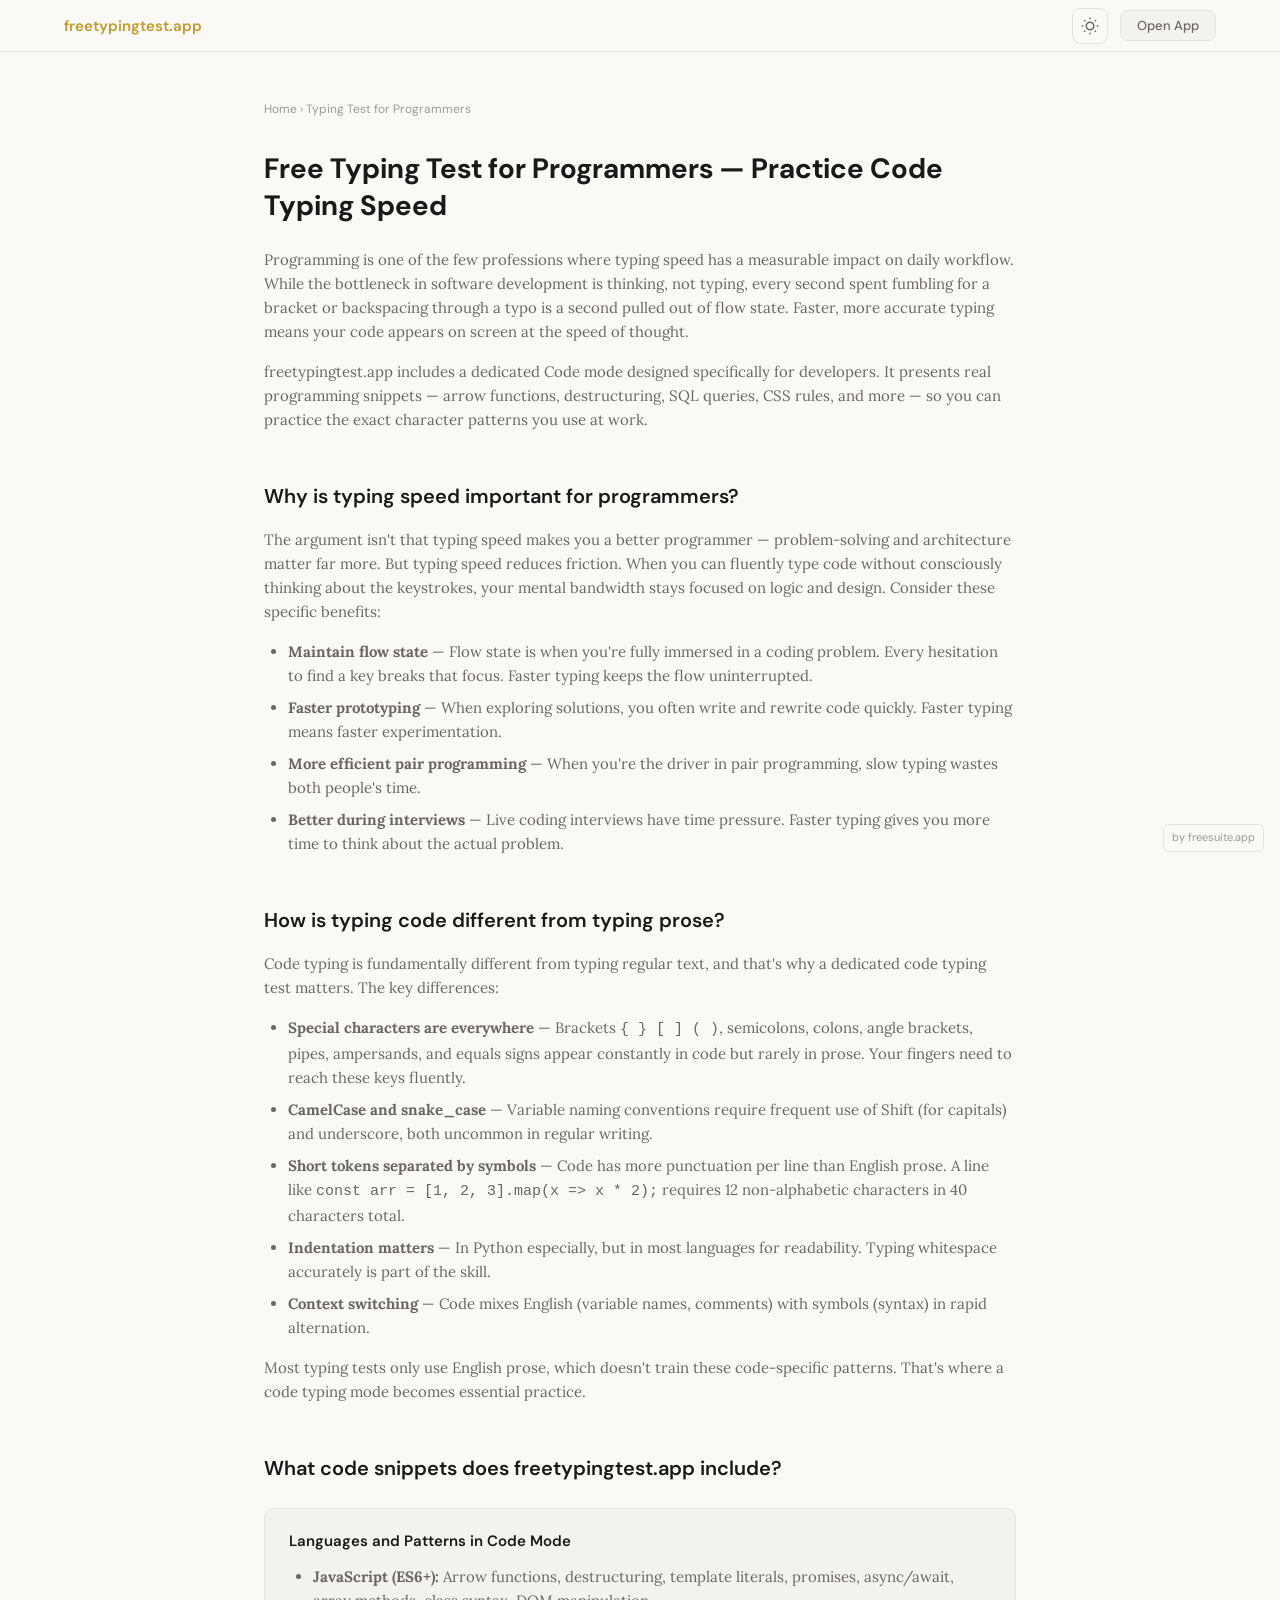
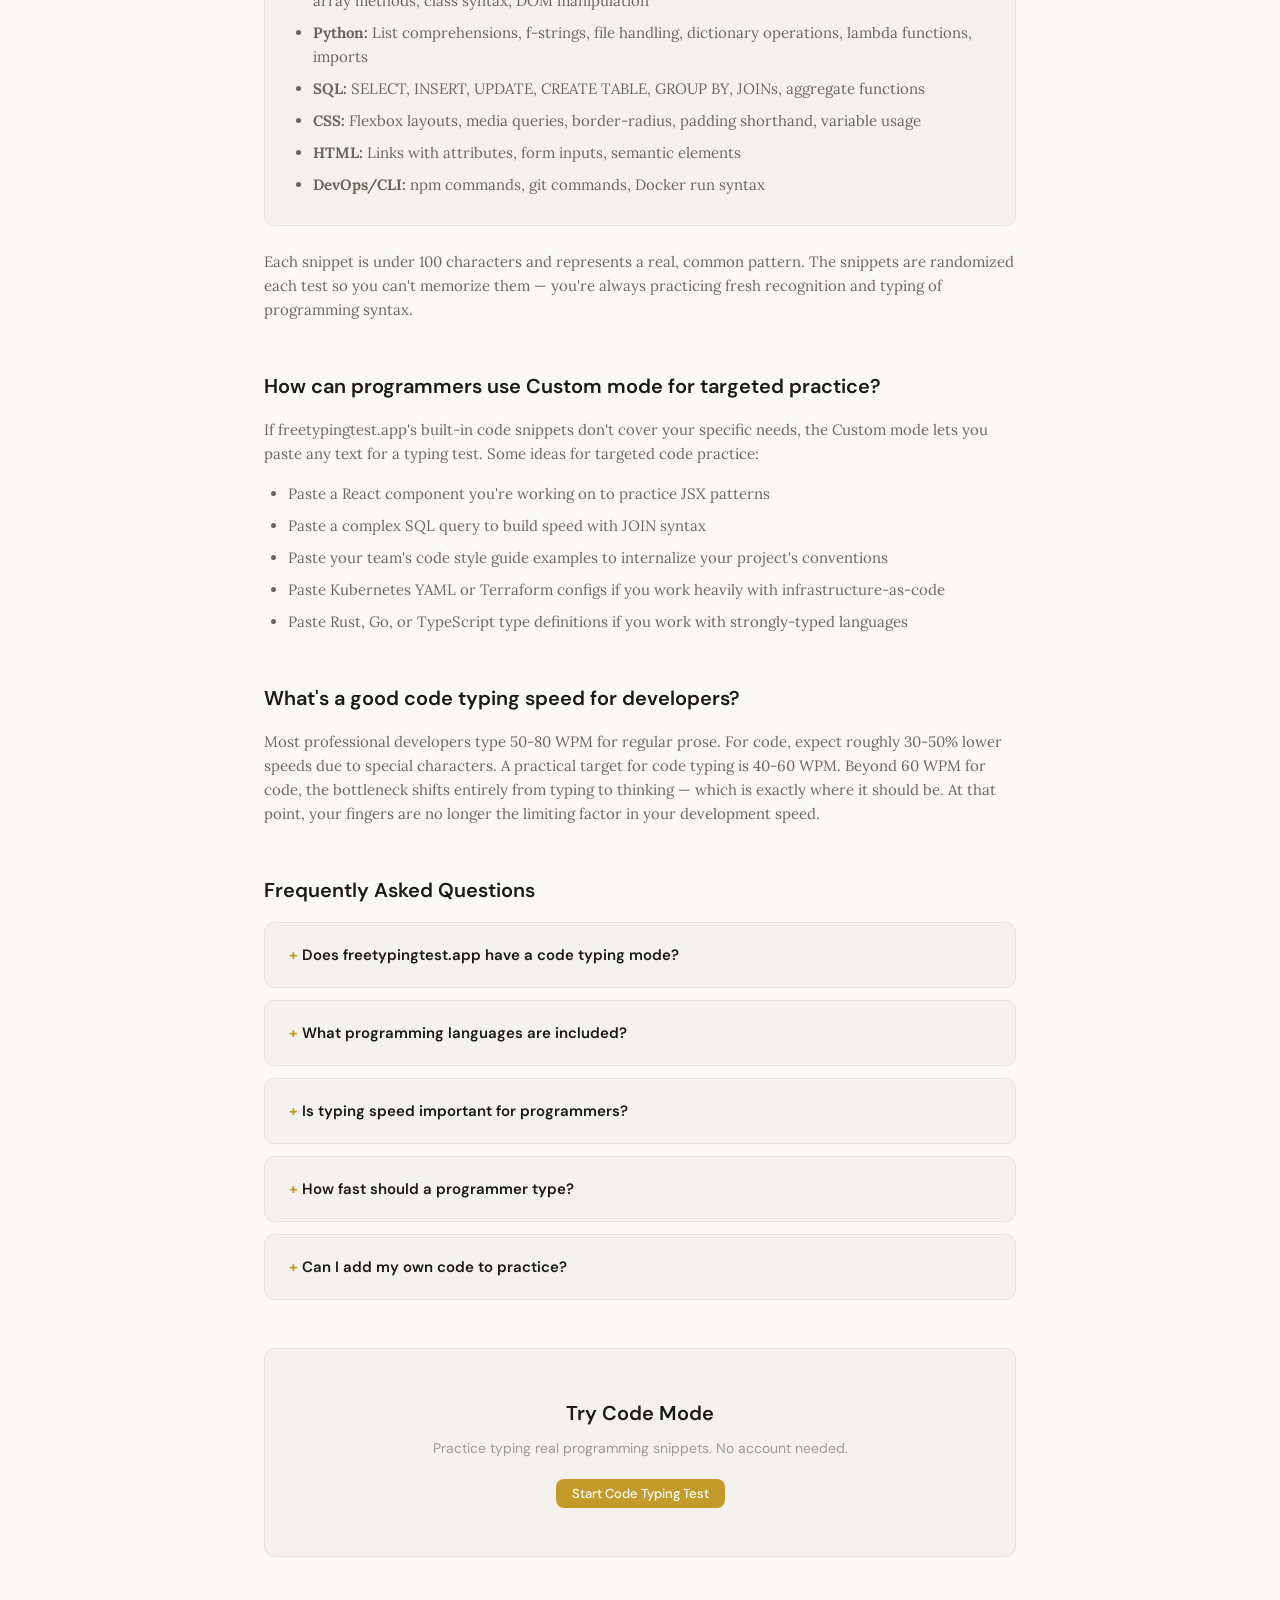
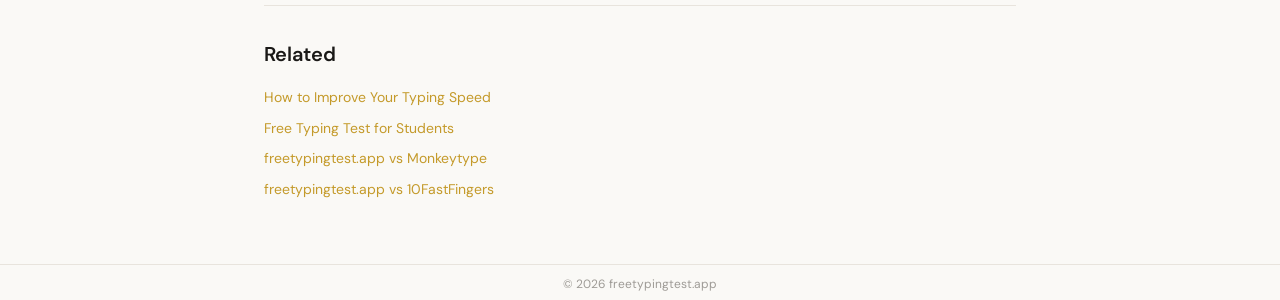
<file: typing-test-for-programmers.html>
<!DOCTYPE html>
<html lang="en">
<head>
<meta charset="UTF-8">
<meta name="viewport" content="width=device-width, initial-scale=1.0">
<title>Free Typing Test for Programmers — Practice Code Typing Speed | freetypingtest.app</title>
<meta name="description" content="Free code typing test for programmers. Practice typing brackets, semicolons, arrow functions, and real code snippets in JS, Python, CSS, HTML, and SQL.">
<meta name="theme-color" content="#C49A2A">
<link rel="icon" type="image/svg+xml" href="/favicon.svg">
<meta property="og:title" content="Free Typing Test for Programmers | freetypingtest.app">
<meta property="og:description" content="Practice code typing speed with real programming snippets. JS, Python, CSS, HTML, SQL. Free, no login.">
<meta property="og:image" content="https://freetypingtest.app/og-image.svg">
<meta property="og:url" content="https://freetypingtest.app/typing-test-for-programmers.html">
<meta property="og:type" content="article">
<meta name="twitter:card" content="summary_large_image">
<link rel="canonical" href="https://freetypingtest.app/typing-test-for-programmers.html">
<link rel="preconnect" href="https://fonts.googleapis.com">
<link rel="preconnect" href="https://fonts.gstatic.com" crossorigin>
<link href="https://fonts.googleapis.com/css2?family=DM+Sans:wght@400;500;600;700&family=Lora:wght@400;500;600&display=swap" rel="stylesheet">
<script type="application/ld+json">
{
  "@context": "https://schema.org",
  "@type": "Article",
  "headline": "Free Typing Test for Programmers — Practice Code Typing Speed",
  "description": "Why typing speed matters for developers and how to practice code typing with freetypingtest.app.",
  "author": {"@type": "Organization", "name": "freetypingtest.app"},
  "publisher": {"@type": "Organization", "name": "freetypingtest.app"},
  "datePublished": "2026-03-18",
  "url": "https://freetypingtest.app/typing-test-for-programmers.html"
}
</script>
<script type="application/ld+json">
{
  "@context": "https://schema.org",
  "@type": "FAQPage",
  "mainEntity": [
    {
      "@type": "Question",
      "name": "Does freetypingtest.app have a code typing mode?",
      "acceptedAnswer": {
        "@type": "Answer",
        "text": "Yes. freetypingtest.app includes a dedicated Code mode that presents real programming snippets for typing practice. The snippets include common patterns like arrow functions, destructuring, API calls, class definitions, SQL queries, CSS rules, and HTML elements — all the syntax that developers type daily."
      }
    },
    {
      "@type": "Question",
      "name": "What programming languages are included?",
      "acceptedAnswer": {
        "@type": "Answer",
        "text": "The Code mode includes snippets in JavaScript (ES6+), Python, CSS, HTML, and SQL. The snippets cover common patterns including arrow functions, template literals, list comprehensions, flexbox layouts, SELECT queries, and more. You can also use Custom mode to paste your own code for practice."
      }
    },
    {
      "@type": "Question",
      "name": "Is typing speed important for programmers?",
      "acceptedAnswer": {
        "@type": "Answer",
        "text": "Yes, though it's not the most important skill. Typing speed reduces friction between thinking and implementation. When you can type at 60+ WPM with high accuracy, the mechanical act of coding becomes transparent — you think in code and it appears on screen. This helps maintain flow state and reduces the cognitive overhead of physically entering code."
      }
    },
    {
      "@type": "Question",
      "name": "How fast should a programmer type?",
      "acceptedAnswer": {
        "@type": "Answer",
        "text": "Most professional programmers type between 50-80 WPM for prose. Code typing is typically 30-50% slower due to special characters. A comfortable target for code typing is 40-60 WPM. Beyond 60 WPM for code, the bottleneck shifts from typing to thinking — which is where it should be."
      }
    },
    {
      "@type": "Question",
      "name": "Can I add my own code to practice?",
      "acceptedAnswer": {
        "@type": "Answer",
        "text": "Yes. freetypingtest.app includes a Custom mode where you can paste any text, including your own code. This is useful for practicing patterns specific to your work — whether that's React components, Django views, Rust structs, or Kubernetes YAML files."
      }
    }
  ]
}
</script>
<script type="application/ld+json">
{
  "@context": "https://schema.org",
  "@type": "SoftwareApplication",
  "name": "freetypingtest.app",
  "applicationCategory": "EducationalApplication",
  "operatingSystem": "Web",
  "offers": {"@type": "Offer", "price": "0", "priceCurrency": "USD"},
  "url": "https://freetypingtest.app"
}
</script>
<script type="application/ld+json">
{
  "@context": "https://schema.org",
  "@type": "BreadcrumbList",
  "itemListElement": [
    {"@type": "ListItem", "position": 1, "name": "Home", "item": "https://freetypingtest.app"},
    {"@type": "ListItem", "position": 2, "name": "Typing Test for Programmers", "item": "https://freetypingtest.app/typing-test-for-programmers.html"}
  ]
}
</script>
<style>
:root{--bg:#faf9f6;--surface:#f4f2ee;--border:#e8e4dd;--text-primary:#1a1917;--text-secondary:#6b6760;--text-muted:#9e9b96;--accent:#C49A2A;--accent-hover:#A8831F;--accent-text:#fff;--shadow:0 1px 3px rgba(0,0,0,.06),0 2px 8px rgba(0,0,0,.04)}
[data-theme="dark"]{--bg:#141412;--surface:#1e1c1a;--border:#2e2b27;--text-primary:#f0ede8;--text-secondary:#9e9b96;--text-muted:#6b6760;--accent:#D4A835;--accent-hover:#C49A2A;--accent-text:#fff;--shadow:0 1px 3px rgba(0,0,0,.3),0 2px 8px rgba(0,0,0,.2)}
*,*::before,*::after{box-sizing:border-box;margin:0;padding:0}
html{font-size:15px;line-height:1.6}
body{font-family:"Lora",serif;background:var(--bg);color:var(--text-primary);min-height:100vh;transition:background .15s ease,color .15s ease}
.header{height:52px;border-bottom:1px solid var(--border);background:var(--bg);position:sticky;top:0;z-index:100}
.header-inner{max-width:1200px;margin:0 auto;padding:0 24px;height:100%;display:flex;align-items:center;justify-content:space-between}
.brand{font-family:"DM Sans",sans-serif;font-size:15px;font-weight:600;color:var(--accent);text-decoration:none}
.header-right{display:flex;align-items:center;gap:12px}
.theme-toggle{background:none;border:1px solid var(--border);border-radius:8px;width:36px;height:36px;display:flex;align-items:center;justify-content:center;cursor:pointer;color:var(--text-secondary);transition:all .15s ease}
.theme-toggle:hover{background:var(--surface);color:var(--text-primary)}
.icon-moon{display:none}[data-theme="dark"] .icon-sun{display:none}[data-theme="dark"] .icon-moon{display:block}
.btn{font-family:"DM Sans",sans-serif;font-size:13px;font-weight:500;border:none;cursor:pointer;border-radius:8px;padding:8px 16px;transition:all .15s ease;line-height:1;text-decoration:none;display:inline-block}
.btn-primary{background:var(--accent);color:var(--accent-text)}.btn-primary:hover{background:var(--accent-hover)}
.btn-secondary{background:var(--surface);color:var(--text-secondary);border:1px solid var(--border)}.btn-secondary:hover{background:var(--border)}
.content{max-width:800px;margin:0 auto;padding:48px 24px 64px}
.breadcrumb{font-family:"DM Sans",sans-serif;font-size:12px;color:var(--text-muted);margin-bottom:32px}
.breadcrumb a{color:var(--text-muted);text-decoration:none}.breadcrumb a:hover{color:var(--accent)}
h1{font-family:"DM Sans",sans-serif;font-size:28px;font-weight:700;color:var(--text-primary);margin-bottom:24px;line-height:1.3}
h2{font-family:"DM Sans",sans-serif;font-size:20px;font-weight:600;color:var(--text-primary);margin-top:48px;margin-bottom:16px}
p{color:var(--text-secondary);margin-bottom:16px;font-size:15px}
ul,ol{color:var(--text-secondary);padding-left:24px;margin-bottom:16px}li{margin-bottom:8px;font-size:15px}
.info-box{background:var(--surface);border:1px solid var(--border);border-radius:10px;padding:20px 24px;margin:24px 0}
.info-box h3{font-family:"DM Sans",sans-serif;font-size:15px;font-weight:600;color:var(--text-primary);margin-bottom:12px}
.info-box ul{margin-bottom:0}
details{border:1px solid var(--border);border-radius:10px;padding:0;margin-bottom:12px;background:var(--surface)}
details summary{font-family:"DM Sans",sans-serif;font-size:15px;font-weight:600;color:var(--text-primary);padding:20px 24px;cursor:pointer;list-style:none}
details summary::-webkit-details-marker{display:none}
details summary::before{content:"+ ";color:var(--accent);font-weight:700}
details[open] summary::before{content:"- "}
details .faq-body{padding:0 24px 20px;font-size:14px;color:var(--text-secondary)}
.cta-box{text-align:center;padding:48px 24px;margin:48px 0 32px;background:var(--surface);border:1px solid var(--border);border-radius:10px}
.cta-box h2{margin-top:0;margin-bottom:8px}
.cta-box p{margin-bottom:20px;color:var(--text-muted);font-family:"DM Sans",sans-serif;font-size:14px}
.related{margin-top:48px;padding-top:32px;border-top:1px solid var(--border)}
.related h2{margin-top:0}
.related-links{display:flex;flex-direction:column;gap:8px}
.related-links a{font-family:"DM Sans",sans-serif;font-size:14px;color:var(--accent);text-decoration:none}
.related-links a:hover{text-decoration:underline}
.footer{height:40px;border-top:1px solid var(--border);background:var(--bg)}
.footer-inner{max-width:1200px;margin:0 auto;padding:0 24px;height:100%;display:flex;align-items:center;justify-content:center;font-family:"DM Sans",sans-serif;font-size:12px;color:var(--text-muted)}
.suite-badge{position:fixed;bottom:48px;right:16px;font-family:"DM Sans",sans-serif;font-size:11px;color:var(--text-muted);text-decoration:none;z-index:50;padding:4px 8px;background:var(--bg);border:1px solid var(--border);border-radius:6px}
.suite-badge:hover{color:var(--accent);border-color:var(--accent)}
@media(max-width:768px){.content{padding:32px 16px 48px}h1{font-size:22px}}
</style>
</head>
<body>
<header class="header">
  <div class="header-inner">
    <a href="/" class="brand">freetypingtest.app</a>
    <div class="header-right">
      <button class="theme-toggle" id="themeToggle" aria-label="Toggle dark mode">
        <svg class="icon-sun" width="18" height="18" viewBox="0 0 24 24" fill="none" stroke="currentColor" stroke-width="2"><circle cx="12" cy="12" r="5"/><line x1="12" y1="1" x2="12" y2="3"/><line x1="12" y1="21" x2="12" y2="23"/><line x1="4.22" y1="4.22" x2="5.64" y2="5.64"/><line x1="18.36" y1="18.36" x2="19.78" y2="19.78"/><line x1="1" y1="12" x2="3" y2="12"/><line x1="21" y1="12" x2="23" y2="12"/><line x1="4.22" y1="19.78" x2="5.64" y2="18.36"/><line x1="18.36" y1="5.64" x2="19.78" y2="4.22"/></svg>
        <svg class="icon-moon" width="18" height="18" viewBox="0 0 24 24" fill="none" stroke="currentColor" stroke-width="2"><path d="M21 12.79A9 9 0 1 1 11.21 3 7 7 0 0 0 21 12.79z"/></svg>
      </button>
      <a href="/" class="btn btn-secondary">Open App</a>
    </div>
  </div>
</header>

<main class="content">
  <nav class="breadcrumb">
    <a href="/">Home</a> &rsaquo; Typing Test for Programmers
  </nav>

  <h1>Free Typing Test for Programmers — Practice Code Typing Speed</h1>

  <p>Programming is one of the few professions where typing speed has a measurable impact on daily workflow. While the bottleneck in software development is thinking, not typing, every second spent fumbling for a bracket or backspacing through a typo is a second pulled out of flow state. Faster, more accurate typing means your code appears on screen at the speed of thought.</p>

  <p>freetypingtest.app includes a dedicated Code mode designed specifically for developers. It presents real programming snippets — arrow functions, destructuring, SQL queries, CSS rules, and more — so you can practice the exact character patterns you use at work.</p>

  <h2>Why is typing speed important for programmers?</h2>

  <p>The argument isn't that typing speed makes you a better programmer — problem-solving and architecture matter far more. But typing speed reduces friction. When you can fluently type code without consciously thinking about the keystrokes, your mental bandwidth stays focused on logic and design. Consider these specific benefits:</p>

  <ul>
    <li><strong>Maintain flow state</strong> — Flow state is when you're fully immersed in a coding problem. Every hesitation to find a key breaks that focus. Faster typing keeps the flow uninterrupted.</li>
    <li><strong>Faster prototyping</strong> — When exploring solutions, you often write and rewrite code quickly. Faster typing means faster experimentation.</li>
    <li><strong>More efficient pair programming</strong> — When you're the driver in pair programming, slow typing wastes both people's time.</li>
    <li><strong>Better during interviews</strong> — Live coding interviews have time pressure. Faster typing gives you more time to think about the actual problem.</li>
  </ul>

  <h2>How is typing code different from typing prose?</h2>

  <p>Code typing is fundamentally different from typing regular text, and that's why a dedicated code typing test matters. The key differences:</p>

  <ul>
    <li><strong>Special characters are everywhere</strong> — Brackets <code>{ } [ ] ( )</code>, semicolons, colons, angle brackets, pipes, ampersands, and equals signs appear constantly in code but rarely in prose. Your fingers need to reach these keys fluently.</li>
    <li><strong>CamelCase and snake_case</strong> — Variable naming conventions require frequent use of Shift (for capitals) and underscore, both uncommon in regular writing.</li>
    <li><strong>Short tokens separated by symbols</strong> — Code has more punctuation per line than English prose. A line like <code>const arr = [1, 2, 3].map(x => x * 2);</code> requires 12 non-alphabetic characters in 40 characters total.</li>
    <li><strong>Indentation matters</strong> — In Python especially, but in most languages for readability. Typing whitespace accurately is part of the skill.</li>
    <li><strong>Context switching</strong> — Code mixes English (variable names, comments) with symbols (syntax) in rapid alternation.</li>
  </ul>

  <p>Most typing tests only use English prose, which doesn't train these code-specific patterns. That's where a code typing mode becomes essential practice.</p>

  <h2>What code snippets does freetypingtest.app include?</h2>

  <div class="info-box">
    <h3>Languages and Patterns in Code Mode</h3>
    <ul>
      <li><strong>JavaScript (ES6+):</strong> Arrow functions, destructuring, template literals, promises, async/await, array methods, class syntax, DOM manipulation</li>
      <li><strong>Python:</strong> List comprehensions, f-strings, file handling, dictionary operations, lambda functions, imports</li>
      <li><strong>SQL:</strong> SELECT, INSERT, UPDATE, CREATE TABLE, GROUP BY, JOINs, aggregate functions</li>
      <li><strong>CSS:</strong> Flexbox layouts, media queries, border-radius, padding shorthand, variable usage</li>
      <li><strong>HTML:</strong> Links with attributes, form inputs, semantic elements</li>
      <li><strong>DevOps/CLI:</strong> npm commands, git commands, Docker run syntax</li>
    </ul>
  </div>

  <p>Each snippet is under 100 characters and represents a real, common pattern. The snippets are randomized each test so you can't memorize them — you're always practicing fresh recognition and typing of programming syntax.</p>

  <h2>How can programmers use Custom mode for targeted practice?</h2>

  <p>If freetypingtest.app's built-in code snippets don't cover your specific needs, the Custom mode lets you paste any text for a typing test. Some ideas for targeted code practice:</p>

  <ul>
    <li>Paste a React component you're working on to practice JSX patterns</li>
    <li>Paste a complex SQL query to build speed with JOIN syntax</li>
    <li>Paste your team's code style guide examples to internalize your project's conventions</li>
    <li>Paste Kubernetes YAML or Terraform configs if you work heavily with infrastructure-as-code</li>
    <li>Paste Rust, Go, or TypeScript type definitions if you work with strongly-typed languages</li>
  </ul>

  <h2>What's a good code typing speed for developers?</h2>

  <p>Most professional developers type 50-80 WPM for regular prose. For code, expect roughly 30-50% lower speeds due to special characters. A practical target for code typing is 40-60 WPM. Beyond 60 WPM for code, the bottleneck shifts entirely from typing to thinking — which is exactly where it should be. At that point, your fingers are no longer the limiting factor in your development speed.</p>

  <h2>Frequently Asked Questions</h2>

  <details>
    <summary>Does freetypingtest.app have a code typing mode?</summary>
    <div class="faq-body">
      <p>Yes. freetypingtest.app includes a dedicated Code mode that presents real programming snippets for typing practice. The snippets include common patterns like arrow functions, destructuring, API calls, class definitions, SQL queries, CSS rules, and HTML elements — all the syntax that developers type daily.</p>
    </div>
  </details>

  <details>
    <summary>What programming languages are included?</summary>
    <div class="faq-body">
      <p>The Code mode includes snippets in JavaScript (ES6+), Python, CSS, HTML, and SQL. The snippets cover common patterns including arrow functions, template literals, list comprehensions, flexbox layouts, SELECT queries, and more. You can also use Custom mode to paste your own code for practice.</p>
    </div>
  </details>

  <details>
    <summary>Is typing speed important for programmers?</summary>
    <div class="faq-body">
      <p>Yes, though it's not the most important skill. Typing speed reduces friction between thinking and implementation. When you can type at 60+ WPM with high accuracy, the mechanical act of coding becomes transparent — you think in code and it appears on screen. This helps maintain flow state and reduces the cognitive overhead of physically entering code.</p>
    </div>
  </details>

  <details>
    <summary>How fast should a programmer type?</summary>
    <div class="faq-body">
      <p>Most professional programmers type between 50-80 WPM for prose. Code typing is typically 30-50% slower due to special characters. A comfortable target for code typing is 40-60 WPM. Beyond 60 WPM for code, the bottleneck shifts from typing to thinking — which is where it should be.</p>
    </div>
  </details>

  <details>
    <summary>Can I add my own code to practice?</summary>
    <div class="faq-body">
      <p>Yes. freetypingtest.app includes a Custom mode where you can paste any text, including your own code. This is useful for practicing patterns specific to your work — whether that's React components, Django views, Rust structs, or Kubernetes YAML files.</p>
    </div>
  </details>

  <div class="cta-box">
    <h2>Try Code Mode</h2>
    <p>Practice typing real programming snippets. No account needed.</p>
    <a href="/" class="btn btn-primary">Start Code Typing Test</a>
  </div>

  <div class="related">
    <h2>Related</h2>
    <div class="related-links">
      <a href="/how-to-improve-typing-speed.html">How to Improve Your Typing Speed</a>
      <a href="/typing-test-for-students.html">Free Typing Test for Students</a>
      <a href="/vs-monkeytype.html">freetypingtest.app vs Monkeytype</a>
      <a href="/vs-10fastfingers.html">freetypingtest.app vs 10FastFingers</a>
    </div>
  </div>
</main>

<footer class="footer"><div class="footer-inner">&copy; 2026 freetypingtest.app</div></footer>
<a class="suite-badge" href="https://freesuite.app" target="_blank" rel="noopener">by freesuite.app</a>

<script>
(function(){
  const t=localStorage.getItem('suite_theme');if(t)document.documentElement.setAttribute('data-theme',t);
  document.getElementById('themeToggle').addEventListener('click',function(){
    const c=document.documentElement.getAttribute('data-theme');const n=c==='dark'?'light':'dark';
    document.documentElement.setAttribute('data-theme',n);localStorage.setItem('suite_theme',n);
  });
})();
</script>
</body>
</html>
</file>
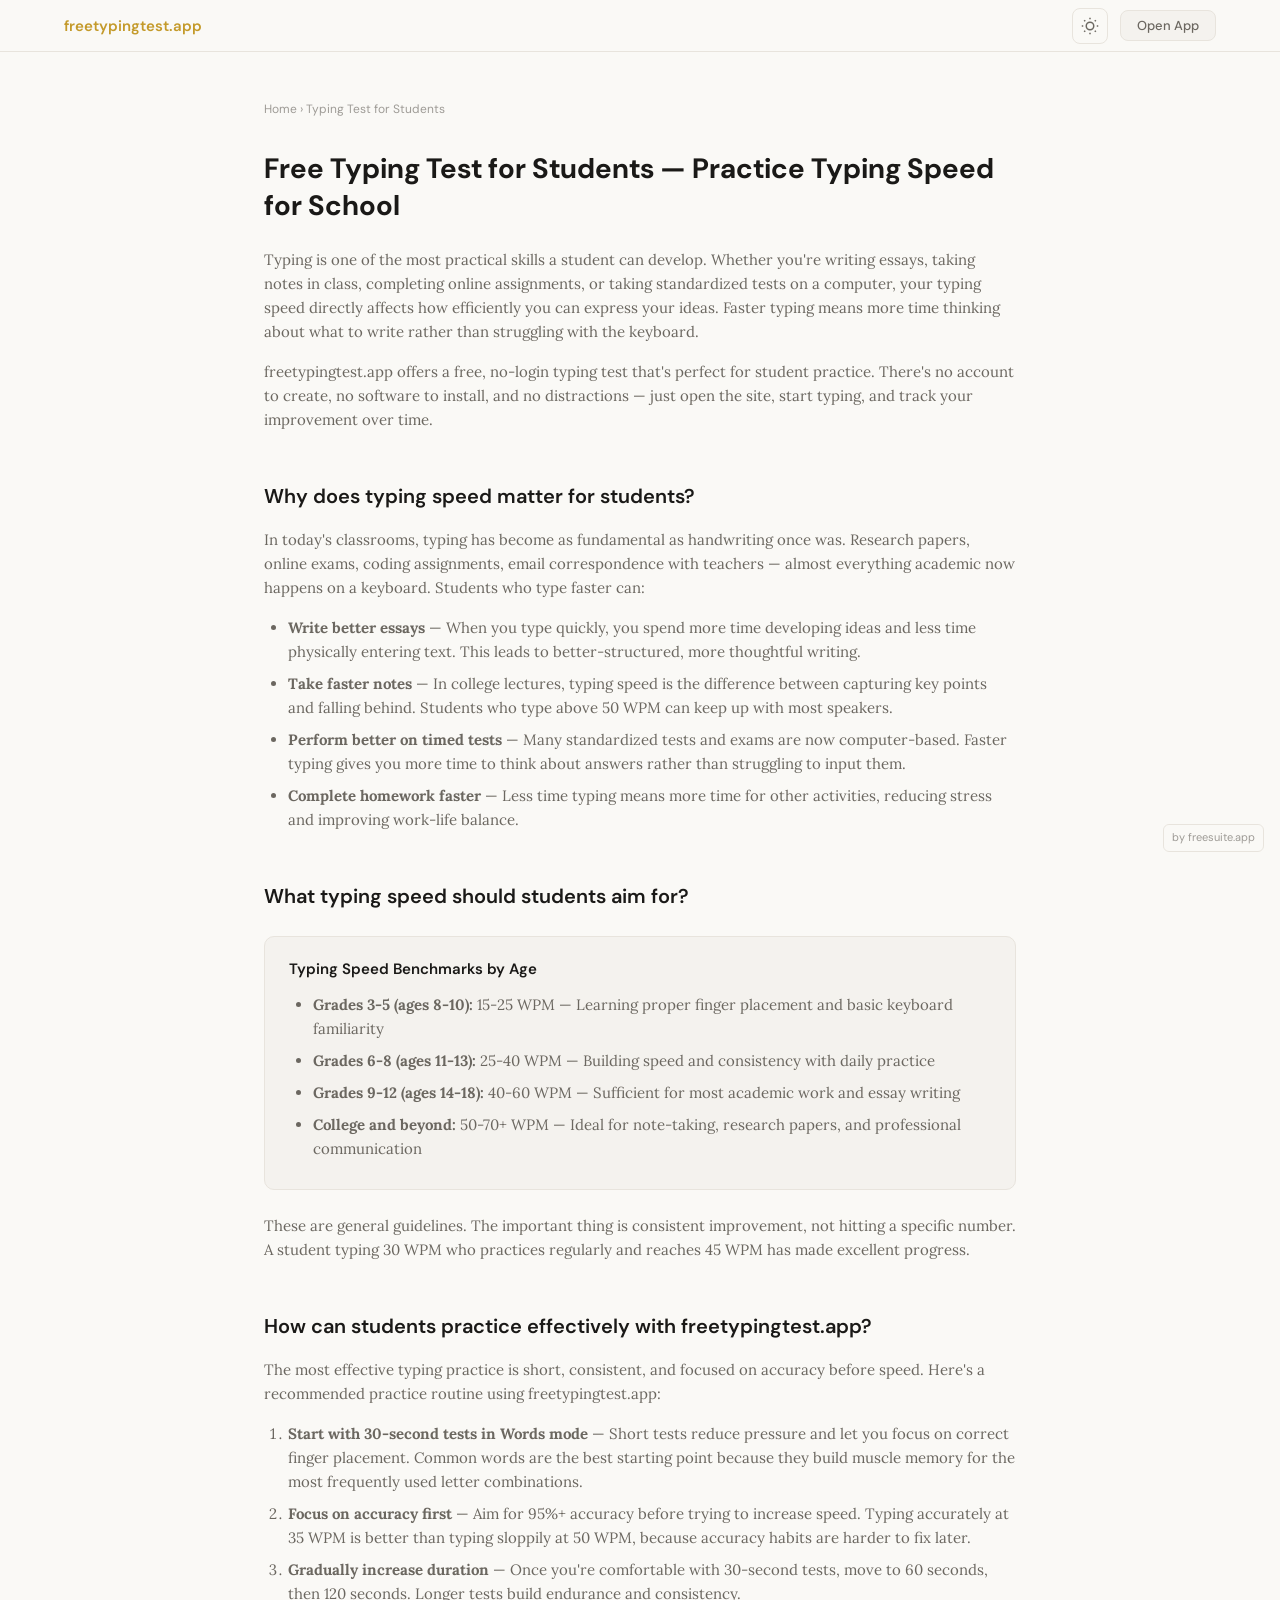
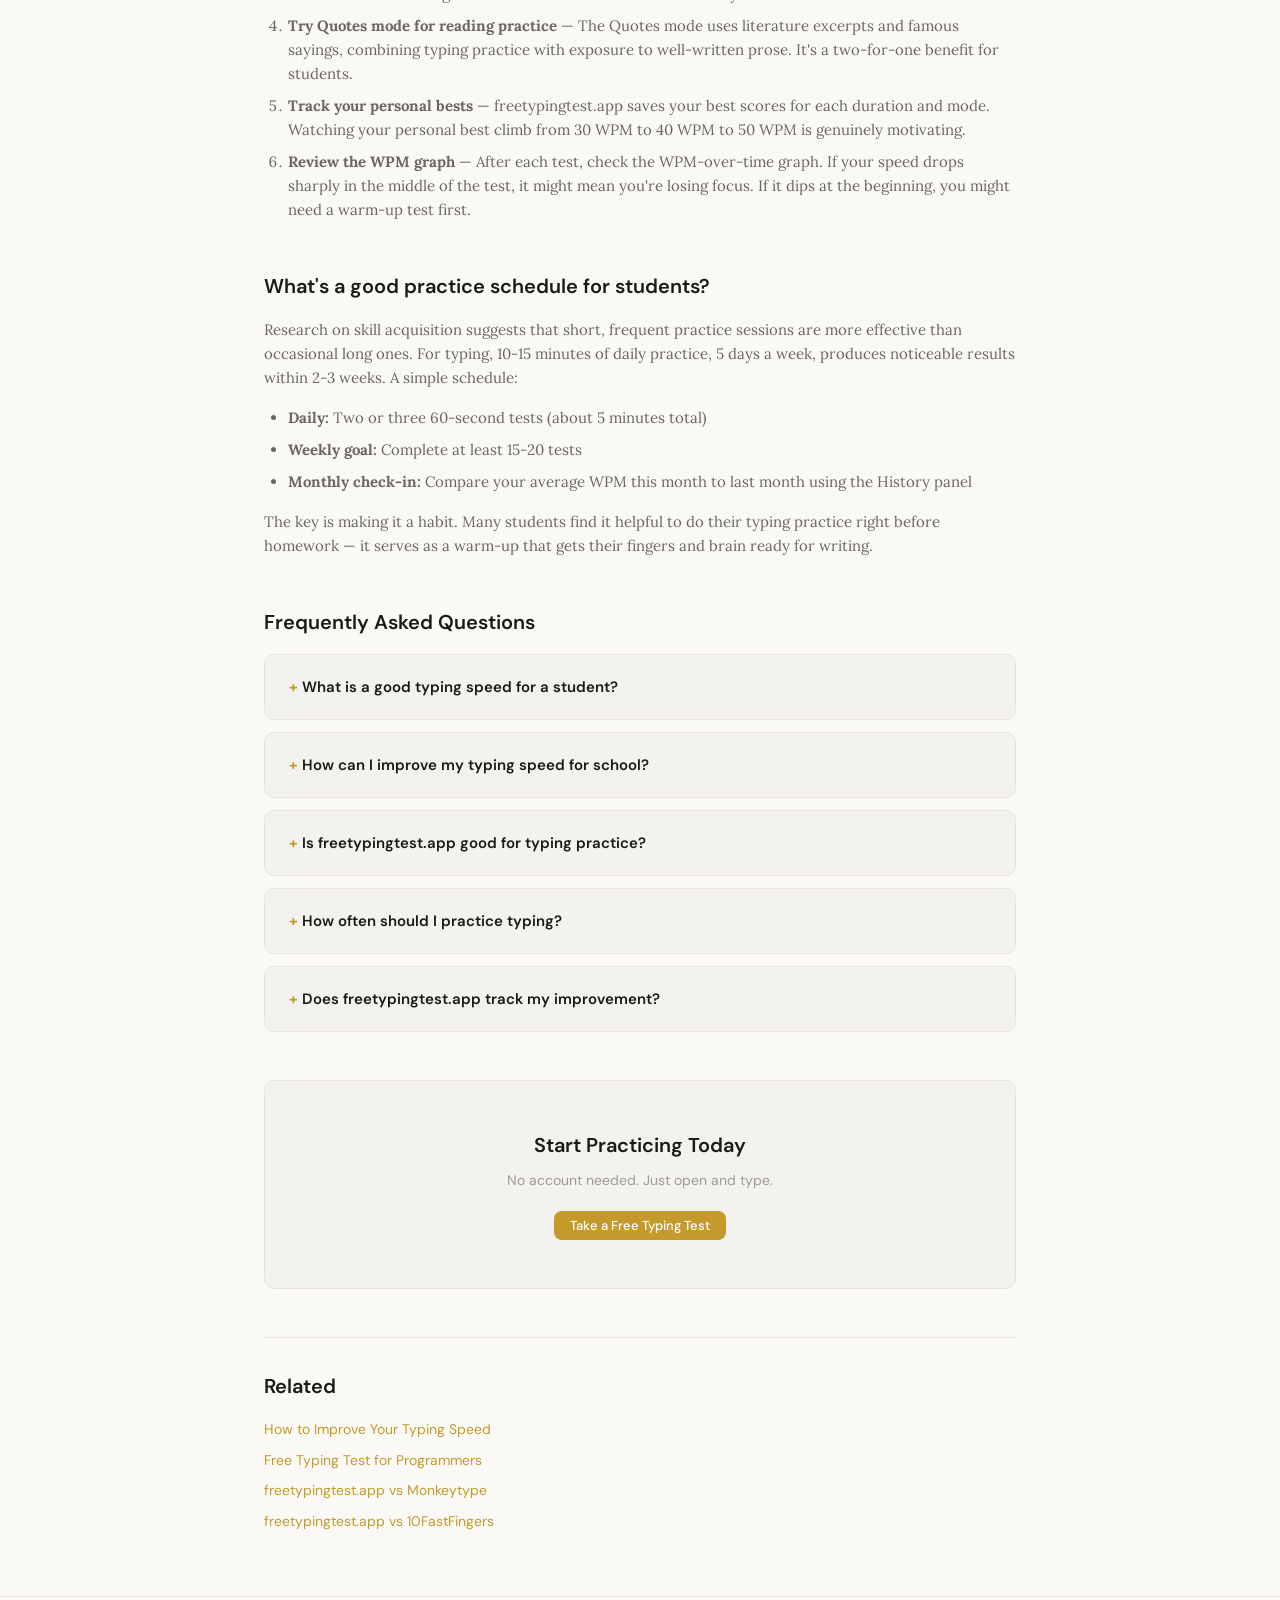
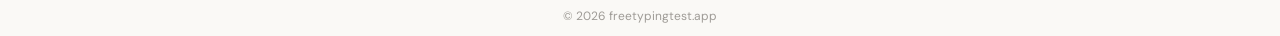
<file: typing-test-for-students.html>
<!DOCTYPE html>
<html lang="en">
<head>
<meta charset="UTF-8">
<meta name="viewport" content="width=device-width, initial-scale=1.0">
<title>Free Typing Test for Students — Practice Typing Speed for School | freetypingtest.app</title>
<meta name="description" content="Free typing test for students. Track your WPM and accuracy, practice with quotes and common words, and improve your typing speed for school. No login required.">
<meta name="theme-color" content="#C49A2A">
<link rel="icon" type="image/svg+xml" href="/favicon.svg">
<meta property="og:title" content="Free Typing Test for Students | freetypingtest.app">
<meta property="og:description" content="Free typing test for students. Track your WPM and accuracy, practice with quotes and common words. No login required.">
<meta property="og:image" content="https://freetypingtest.app/og-image.svg">
<meta property="og:url" content="https://freetypingtest.app/typing-test-for-students.html">
<meta property="og:type" content="article">
<meta name="twitter:card" content="summary_large_image">
<link rel="canonical" href="https://freetypingtest.app/typing-test-for-students.html">
<link rel="preconnect" href="https://fonts.googleapis.com">
<link rel="preconnect" href="https://fonts.gstatic.com" crossorigin>
<link href="https://fonts.googleapis.com/css2?family=DM+Sans:wght@400;500;600;700&family=Lora:wght@400;500;600&display=swap" rel="stylesheet">
<script type="application/ld+json">
{
  "@context": "https://schema.org",
  "@type": "Article",
  "headline": "Free Typing Test for Students — Practice Typing Speed for School",
  "description": "Why typing speed matters for students and how to practice effectively with freetypingtest.app.",
  "author": {"@type": "Organization", "name": "freetypingtest.app"},
  "publisher": {"@type": "Organization", "name": "freetypingtest.app"},
  "datePublished": "2026-03-18",
  "url": "https://freetypingtest.app/typing-test-for-students.html"
}
</script>
<script type="application/ld+json">
{
  "@context": "https://schema.org",
  "@type": "FAQPage",
  "mainEntity": [
    {
      "@type": "Question",
      "name": "What is a good typing speed for a student?",
      "acceptedAnswer": {
        "@type": "Answer",
        "text": "Typing speed expectations vary by age. Elementary school students (grades 3-5) typically type 15-25 WPM. Middle school students average 25-40 WPM. High school students should aim for 40-60 WPM, and college students benefit from speeds of 50-70+ WPM for efficient essay writing and note-taking."
      }
    },
    {
      "@type": "Question",
      "name": "How can I improve my typing speed for school?",
      "acceptedAnswer": {
        "@type": "Answer",
        "text": "Practice consistently for 10-15 minutes daily. Focus on accuracy first — speed follows naturally. Use proper finger placement on the home row (ASDF JKL;). Don't look at the keyboard. Start with common words mode and gradually try longer durations. Track your progress using personal bests and test history to stay motivated."
      }
    },
    {
      "@type": "Question",
      "name": "Is freetypingtest.app good for typing practice?",
      "acceptedAnswer": {
        "@type": "Answer",
        "text": "Yes. freetypingtest.app is well-suited for students because it requires no account, loads instantly, and provides clear feedback. The Quotes mode uses literature excerpts that double as reading practice. Personal best tracking and test history help students see their improvement over time, which is motivating for consistent practice."
      }
    },
    {
      "@type": "Question",
      "name": "How often should I practice typing?",
      "acceptedAnswer": {
        "@type": "Answer",
        "text": "For noticeable improvement, practice 10-15 minutes daily, 5 days a week. Short, consistent sessions are more effective than occasional long sessions. Most students see measurable improvement within 2-3 weeks of daily practice. A good routine is two or three 60-second tests at the start or end of each day."
      }
    },
    {
      "@type": "Question",
      "name": "Does freetypingtest.app track my improvement?",
      "acceptedAnswer": {
        "@type": "Answer",
        "text": "Yes. freetypingtest.app saves your last 50 test results and tracks personal bests per duration and mode, all stored locally in your browser. The History panel shows your average WPM, best WPM, average accuracy, and number of tests completed, so you can see your progress over time."
      }
    }
  ]
}
</script>
<script type="application/ld+json">
{
  "@context": "https://schema.org",
  "@type": "SoftwareApplication",
  "name": "freetypingtest.app",
  "applicationCategory": "EducationalApplication",
  "operatingSystem": "Web",
  "offers": {"@type": "Offer", "price": "0", "priceCurrency": "USD"},
  "url": "https://freetypingtest.app"
}
</script>
<script type="application/ld+json">
{
  "@context": "https://schema.org",
  "@type": "BreadcrumbList",
  "itemListElement": [
    {"@type": "ListItem", "position": 1, "name": "Home", "item": "https://freetypingtest.app"},
    {"@type": "ListItem", "position": 2, "name": "Typing Test for Students", "item": "https://freetypingtest.app/typing-test-for-students.html"}
  ]
}
</script>
<style>
:root{--bg:#faf9f6;--surface:#f4f2ee;--border:#e8e4dd;--text-primary:#1a1917;--text-secondary:#6b6760;--text-muted:#9e9b96;--accent:#C49A2A;--accent-hover:#A8831F;--accent-text:#fff;--shadow:0 1px 3px rgba(0,0,0,.06),0 2px 8px rgba(0,0,0,.04)}
[data-theme="dark"]{--bg:#141412;--surface:#1e1c1a;--border:#2e2b27;--text-primary:#f0ede8;--text-secondary:#9e9b96;--text-muted:#6b6760;--accent:#D4A835;--accent-hover:#C49A2A;--accent-text:#fff;--shadow:0 1px 3px rgba(0,0,0,.3),0 2px 8px rgba(0,0,0,.2)}
*,*::before,*::after{box-sizing:border-box;margin:0;padding:0}
html{font-size:15px;line-height:1.6}
body{font-family:"Lora",serif;background:var(--bg);color:var(--text-primary);min-height:100vh;transition:background .15s ease,color .15s ease}
.header{height:52px;border-bottom:1px solid var(--border);background:var(--bg);position:sticky;top:0;z-index:100}
.header-inner{max-width:1200px;margin:0 auto;padding:0 24px;height:100%;display:flex;align-items:center;justify-content:space-between}
.brand{font-family:"DM Sans",sans-serif;font-size:15px;font-weight:600;color:var(--accent);text-decoration:none}
.header-right{display:flex;align-items:center;gap:12px}
.theme-toggle{background:none;border:1px solid var(--border);border-radius:8px;width:36px;height:36px;display:flex;align-items:center;justify-content:center;cursor:pointer;color:var(--text-secondary);transition:all .15s ease}
.theme-toggle:hover{background:var(--surface);color:var(--text-primary)}
.icon-moon{display:none}[data-theme="dark"] .icon-sun{display:none}[data-theme="dark"] .icon-moon{display:block}
.btn{font-family:"DM Sans",sans-serif;font-size:13px;font-weight:500;border:none;cursor:pointer;border-radius:8px;padding:8px 16px;transition:all .15s ease;line-height:1;text-decoration:none;display:inline-block}
.btn-primary{background:var(--accent);color:var(--accent-text)}.btn-primary:hover{background:var(--accent-hover)}
.btn-secondary{background:var(--surface);color:var(--text-secondary);border:1px solid var(--border)}.btn-secondary:hover{background:var(--border)}
.content{max-width:800px;margin:0 auto;padding:48px 24px 64px}
.breadcrumb{font-family:"DM Sans",sans-serif;font-size:12px;color:var(--text-muted);margin-bottom:32px}
.breadcrumb a{color:var(--text-muted);text-decoration:none}.breadcrumb a:hover{color:var(--accent)}
h1{font-family:"DM Sans",sans-serif;font-size:28px;font-weight:700;color:var(--text-primary);margin-bottom:24px;line-height:1.3}
h2{font-family:"DM Sans",sans-serif;font-size:20px;font-weight:600;color:var(--text-primary);margin-top:48px;margin-bottom:16px}
p{color:var(--text-secondary);margin-bottom:16px;font-size:15px}
ul,ol{color:var(--text-secondary);padding-left:24px;margin-bottom:16px}li{margin-bottom:8px;font-size:15px}
.info-box{background:var(--surface);border:1px solid var(--border);border-radius:10px;padding:20px 24px;margin:24px 0}
.info-box h3{font-family:"DM Sans",sans-serif;font-size:15px;font-weight:600;color:var(--text-primary);margin-bottom:12px}
.info-box ul{margin-bottom:0}
details{border:1px solid var(--border);border-radius:10px;padding:0;margin-bottom:12px;background:var(--surface)}
details summary{font-family:"DM Sans",sans-serif;font-size:15px;font-weight:600;color:var(--text-primary);padding:20px 24px;cursor:pointer;list-style:none}
details summary::-webkit-details-marker{display:none}
details summary::before{content:"+ ";color:var(--accent);font-weight:700}
details[open] summary::before{content:"- "}
details .faq-body{padding:0 24px 20px;font-size:14px;color:var(--text-secondary)}
.cta-box{text-align:center;padding:48px 24px;margin:48px 0 32px;background:var(--surface);border:1px solid var(--border);border-radius:10px}
.cta-box h2{margin-top:0;margin-bottom:8px}
.cta-box p{margin-bottom:20px;color:var(--text-muted);font-family:"DM Sans",sans-serif;font-size:14px}
.related{margin-top:48px;padding-top:32px;border-top:1px solid var(--border)}
.related h2{margin-top:0}
.related-links{display:flex;flex-direction:column;gap:8px}
.related-links a{font-family:"DM Sans",sans-serif;font-size:14px;color:var(--accent);text-decoration:none}
.related-links a:hover{text-decoration:underline}
.footer{height:40px;border-top:1px solid var(--border);background:var(--bg)}
.footer-inner{max-width:1200px;margin:0 auto;padding:0 24px;height:100%;display:flex;align-items:center;justify-content:center;font-family:"DM Sans",sans-serif;font-size:12px;color:var(--text-muted)}
.suite-badge{position:fixed;bottom:48px;right:16px;font-family:"DM Sans",sans-serif;font-size:11px;color:var(--text-muted);text-decoration:none;z-index:50;padding:4px 8px;background:var(--bg);border:1px solid var(--border);border-radius:6px}
.suite-badge:hover{color:var(--accent);border-color:var(--accent)}
@media(max-width:768px){.content{padding:32px 16px 48px}h1{font-size:22px}}
</style>
</head>
<body>
<header class="header">
  <div class="header-inner">
    <a href="/" class="brand">freetypingtest.app</a>
    <div class="header-right">
      <button class="theme-toggle" id="themeToggle" aria-label="Toggle dark mode">
        <svg class="icon-sun" width="18" height="18" viewBox="0 0 24 24" fill="none" stroke="currentColor" stroke-width="2"><circle cx="12" cy="12" r="5"/><line x1="12" y1="1" x2="12" y2="3"/><line x1="12" y1="21" x2="12" y2="23"/><line x1="4.22" y1="4.22" x2="5.64" y2="5.64"/><line x1="18.36" y1="18.36" x2="19.78" y2="19.78"/><line x1="1" y1="12" x2="3" y2="12"/><line x1="21" y1="12" x2="23" y2="12"/><line x1="4.22" y1="19.78" x2="5.64" y2="18.36"/><line x1="18.36" y1="5.64" x2="19.78" y2="4.22"/></svg>
        <svg class="icon-moon" width="18" height="18" viewBox="0 0 24 24" fill="none" stroke="currentColor" stroke-width="2"><path d="M21 12.79A9 9 0 1 1 11.21 3 7 7 0 0 0 21 12.79z"/></svg>
      </button>
      <a href="/" class="btn btn-secondary">Open App</a>
    </div>
  </div>
</header>

<main class="content">
  <nav class="breadcrumb">
    <a href="/">Home</a> &rsaquo; Typing Test for Students
  </nav>

  <h1>Free Typing Test for Students — Practice Typing Speed for School</h1>

  <p>Typing is one of the most practical skills a student can develop. Whether you're writing essays, taking notes in class, completing online assignments, or taking standardized tests on a computer, your typing speed directly affects how efficiently you can express your ideas. Faster typing means more time thinking about what to write rather than struggling with the keyboard.</p>

  <p>freetypingtest.app offers a free, no-login typing test that's perfect for student practice. There's no account to create, no software to install, and no distractions — just open the site, start typing, and track your improvement over time.</p>

  <h2>Why does typing speed matter for students?</h2>

  <p>In today's classrooms, typing has become as fundamental as handwriting once was. Research papers, online exams, coding assignments, email correspondence with teachers — almost everything academic now happens on a keyboard. Students who type faster can:</p>

  <ul>
    <li><strong>Write better essays</strong> — When you type quickly, you spend more time developing ideas and less time physically entering text. This leads to better-structured, more thoughtful writing.</li>
    <li><strong>Take faster notes</strong> — In college lectures, typing speed is the difference between capturing key points and falling behind. Students who type above 50 WPM can keep up with most speakers.</li>
    <li><strong>Perform better on timed tests</strong> — Many standardized tests and exams are now computer-based. Faster typing gives you more time to think about answers rather than struggling to input them.</li>
    <li><strong>Complete homework faster</strong> — Less time typing means more time for other activities, reducing stress and improving work-life balance.</li>
  </ul>

  <h2>What typing speed should students aim for?</h2>

  <div class="info-box">
    <h3>Typing Speed Benchmarks by Age</h3>
    <ul>
      <li><strong>Grades 3-5 (ages 8-10):</strong> 15-25 WPM — Learning proper finger placement and basic keyboard familiarity</li>
      <li><strong>Grades 6-8 (ages 11-13):</strong> 25-40 WPM — Building speed and consistency with daily practice</li>
      <li><strong>Grades 9-12 (ages 14-18):</strong> 40-60 WPM — Sufficient for most academic work and essay writing</li>
      <li><strong>College and beyond:</strong> 50-70+ WPM — Ideal for note-taking, research papers, and professional communication</li>
    </ul>
  </div>

  <p>These are general guidelines. The important thing is consistent improvement, not hitting a specific number. A student typing 30 WPM who practices regularly and reaches 45 WPM has made excellent progress.</p>

  <h2>How can students practice effectively with freetypingtest.app?</h2>

  <p>The most effective typing practice is short, consistent, and focused on accuracy before speed. Here's a recommended practice routine using freetypingtest.app:</p>

  <ol>
    <li><strong>Start with 30-second tests in Words mode</strong> — Short tests reduce pressure and let you focus on correct finger placement. Common words are the best starting point because they build muscle memory for the most frequently used letter combinations.</li>
    <li><strong>Focus on accuracy first</strong> — Aim for 95%+ accuracy before trying to increase speed. Typing accurately at 35 WPM is better than typing sloppily at 50 WPM, because accuracy habits are harder to fix later.</li>
    <li><strong>Gradually increase duration</strong> — Once you're comfortable with 30-second tests, move to 60 seconds, then 120 seconds. Longer tests build endurance and consistency.</li>
    <li><strong>Try Quotes mode for reading practice</strong> — The Quotes mode uses literature excerpts and famous sayings, combining typing practice with exposure to well-written prose. It's a two-for-one benefit for students.</li>
    <li><strong>Track your personal bests</strong> — freetypingtest.app saves your best scores for each duration and mode. Watching your personal best climb from 30 WPM to 40 WPM to 50 WPM is genuinely motivating.</li>
    <li><strong>Review the WPM graph</strong> — After each test, check the WPM-over-time graph. If your speed drops sharply in the middle of the test, it might mean you're losing focus. If it dips at the beginning, you might need a warm-up test first.</li>
  </ol>

  <h2>What's a good practice schedule for students?</h2>

  <p>Research on skill acquisition suggests that short, frequent practice sessions are more effective than occasional long ones. For typing, 10-15 minutes of daily practice, 5 days a week, produces noticeable results within 2-3 weeks. A simple schedule:</p>

  <ul>
    <li><strong>Daily:</strong> Two or three 60-second tests (about 5 minutes total)</li>
    <li><strong>Weekly goal:</strong> Complete at least 15-20 tests</li>
    <li><strong>Monthly check-in:</strong> Compare your average WPM this month to last month using the History panel</li>
  </ul>

  <p>The key is making it a habit. Many students find it helpful to do their typing practice right before homework — it serves as a warm-up that gets their fingers and brain ready for writing.</p>

  <h2>Frequently Asked Questions</h2>

  <details>
    <summary>What is a good typing speed for a student?</summary>
    <div class="faq-body">
      <p>Typing speed expectations vary by age. Elementary school students (grades 3-5) typically type 15-25 WPM. Middle school students average 25-40 WPM. High school students should aim for 40-60 WPM, and college students benefit from speeds of 50-70+ WPM for efficient essay writing and note-taking.</p>
    </div>
  </details>

  <details>
    <summary>How can I improve my typing speed for school?</summary>
    <div class="faq-body">
      <p>Practice consistently for 10-15 minutes daily. Focus on accuracy first — speed follows naturally. Use proper finger placement on the home row (ASDF JKL;). Don't look at the keyboard. Start with common words mode and gradually try longer durations. Track your progress using personal bests and test history to stay motivated.</p>
    </div>
  </details>

  <details>
    <summary>Is freetypingtest.app good for typing practice?</summary>
    <div class="faq-body">
      <p>Yes. freetypingtest.app is well-suited for students because it requires no account, loads instantly, and provides clear feedback. The Quotes mode uses literature excerpts that double as reading practice. Personal best tracking and test history help students see their improvement over time, which is motivating for consistent practice.</p>
    </div>
  </details>

  <details>
    <summary>How often should I practice typing?</summary>
    <div class="faq-body">
      <p>For noticeable improvement, practice 10-15 minutes daily, 5 days a week. Short, consistent sessions are more effective than occasional long sessions. Most students see measurable improvement within 2-3 weeks of daily practice. A good routine is two or three 60-second tests at the start or end of each day.</p>
    </div>
  </details>

  <details>
    <summary>Does freetypingtest.app track my improvement?</summary>
    <div class="faq-body">
      <p>Yes. freetypingtest.app saves your last 50 test results and tracks personal bests per duration and mode, all stored locally in your browser. The History panel shows your average WPM, best WPM, average accuracy, and number of tests completed, so you can see your progress over time.</p>
    </div>
  </details>

  <div class="cta-box">
    <h2>Start Practicing Today</h2>
    <p>No account needed. Just open and type.</p>
    <a href="/" class="btn btn-primary">Take a Free Typing Test</a>
  </div>

  <div class="related">
    <h2>Related</h2>
    <div class="related-links">
      <a href="/how-to-improve-typing-speed.html">How to Improve Your Typing Speed</a>
      <a href="/typing-test-for-programmers.html">Free Typing Test for Programmers</a>
      <a href="/vs-monkeytype.html">freetypingtest.app vs Monkeytype</a>
      <a href="/vs-10fastfingers.html">freetypingtest.app vs 10FastFingers</a>
    </div>
  </div>
</main>

<footer class="footer"><div class="footer-inner">&copy; 2026 freetypingtest.app</div></footer>
<a class="suite-badge" href="https://freesuite.app" target="_blank" rel="noopener">by freesuite.app</a>

<script>
(function(){
  const t=localStorage.getItem('suite_theme');if(t)document.documentElement.setAttribute('data-theme',t);
  document.getElementById('themeToggle').addEventListener('click',function(){
    const c=document.documentElement.getAttribute('data-theme');const n=c==='dark'?'light':'dark';
    document.documentElement.setAttribute('data-theme',n);localStorage.setItem('suite_theme',n);
  });
})();
</script>
</body>
</html>
</file>
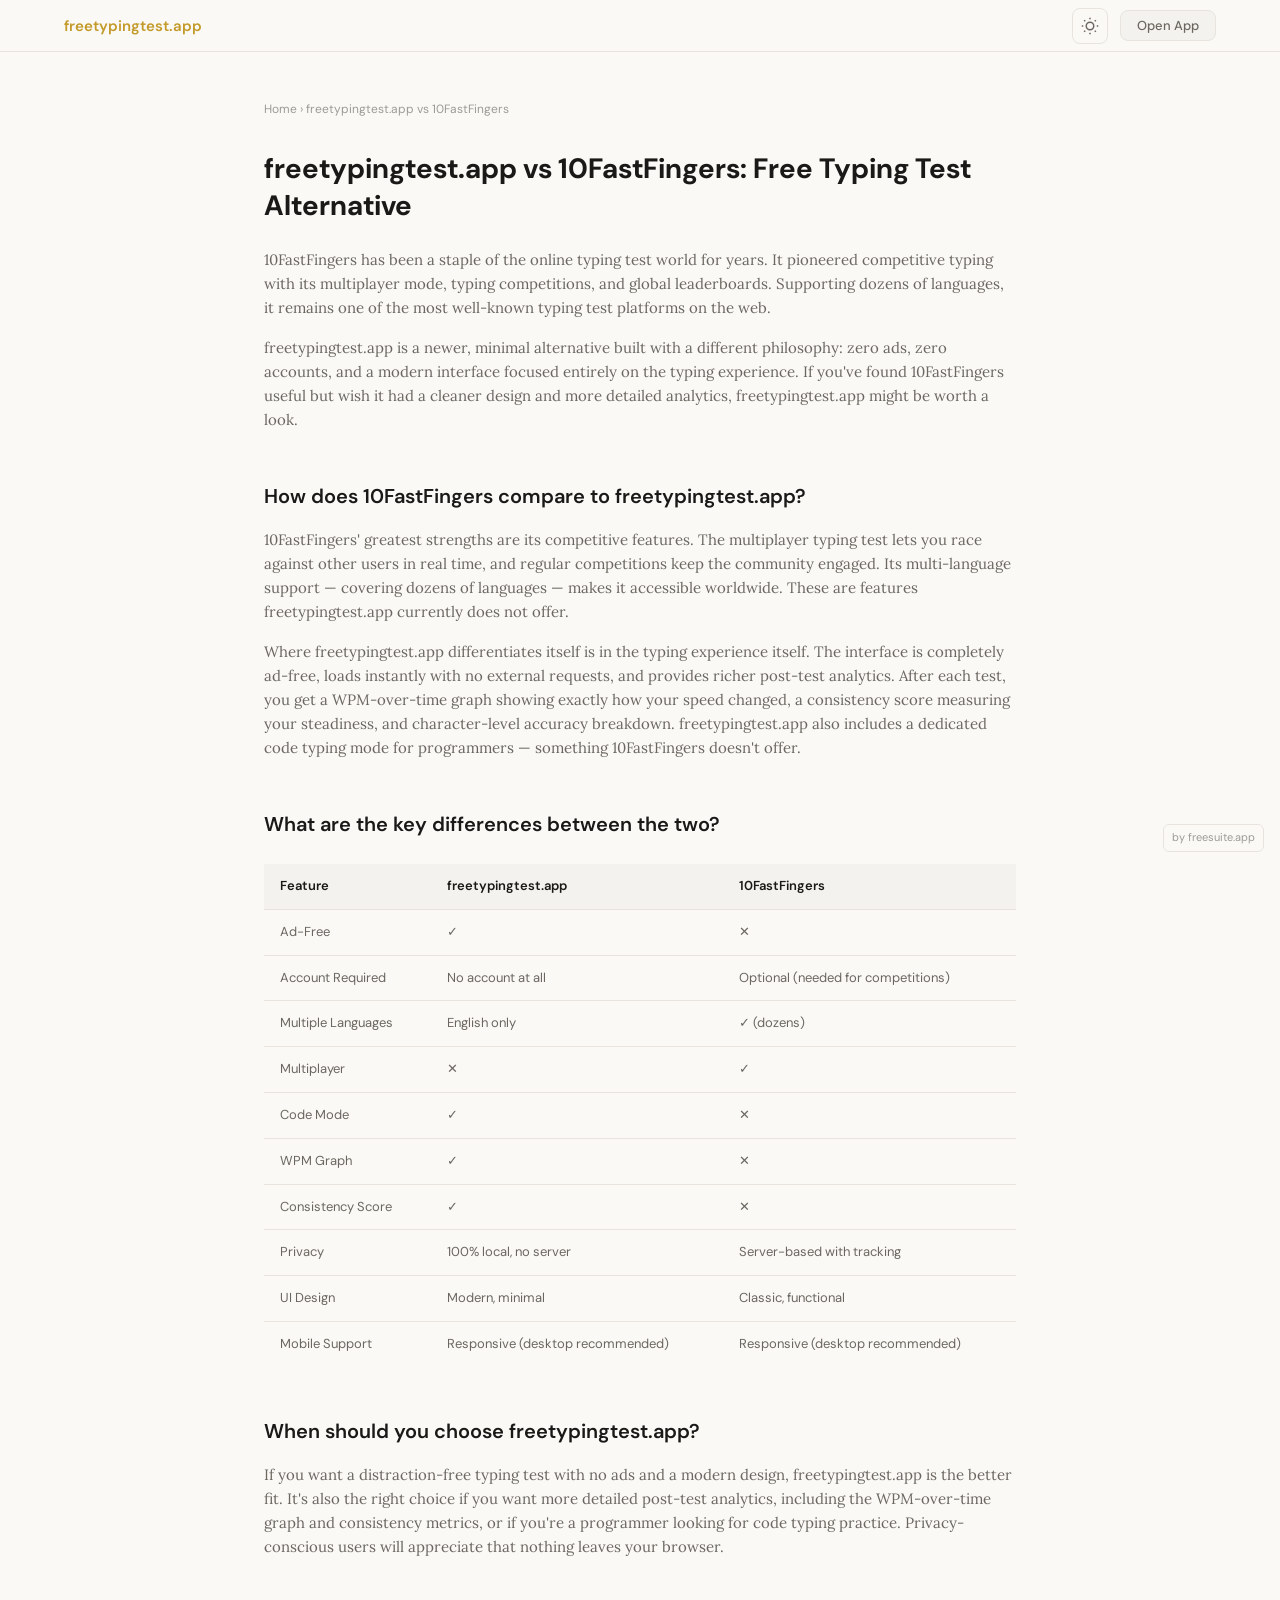
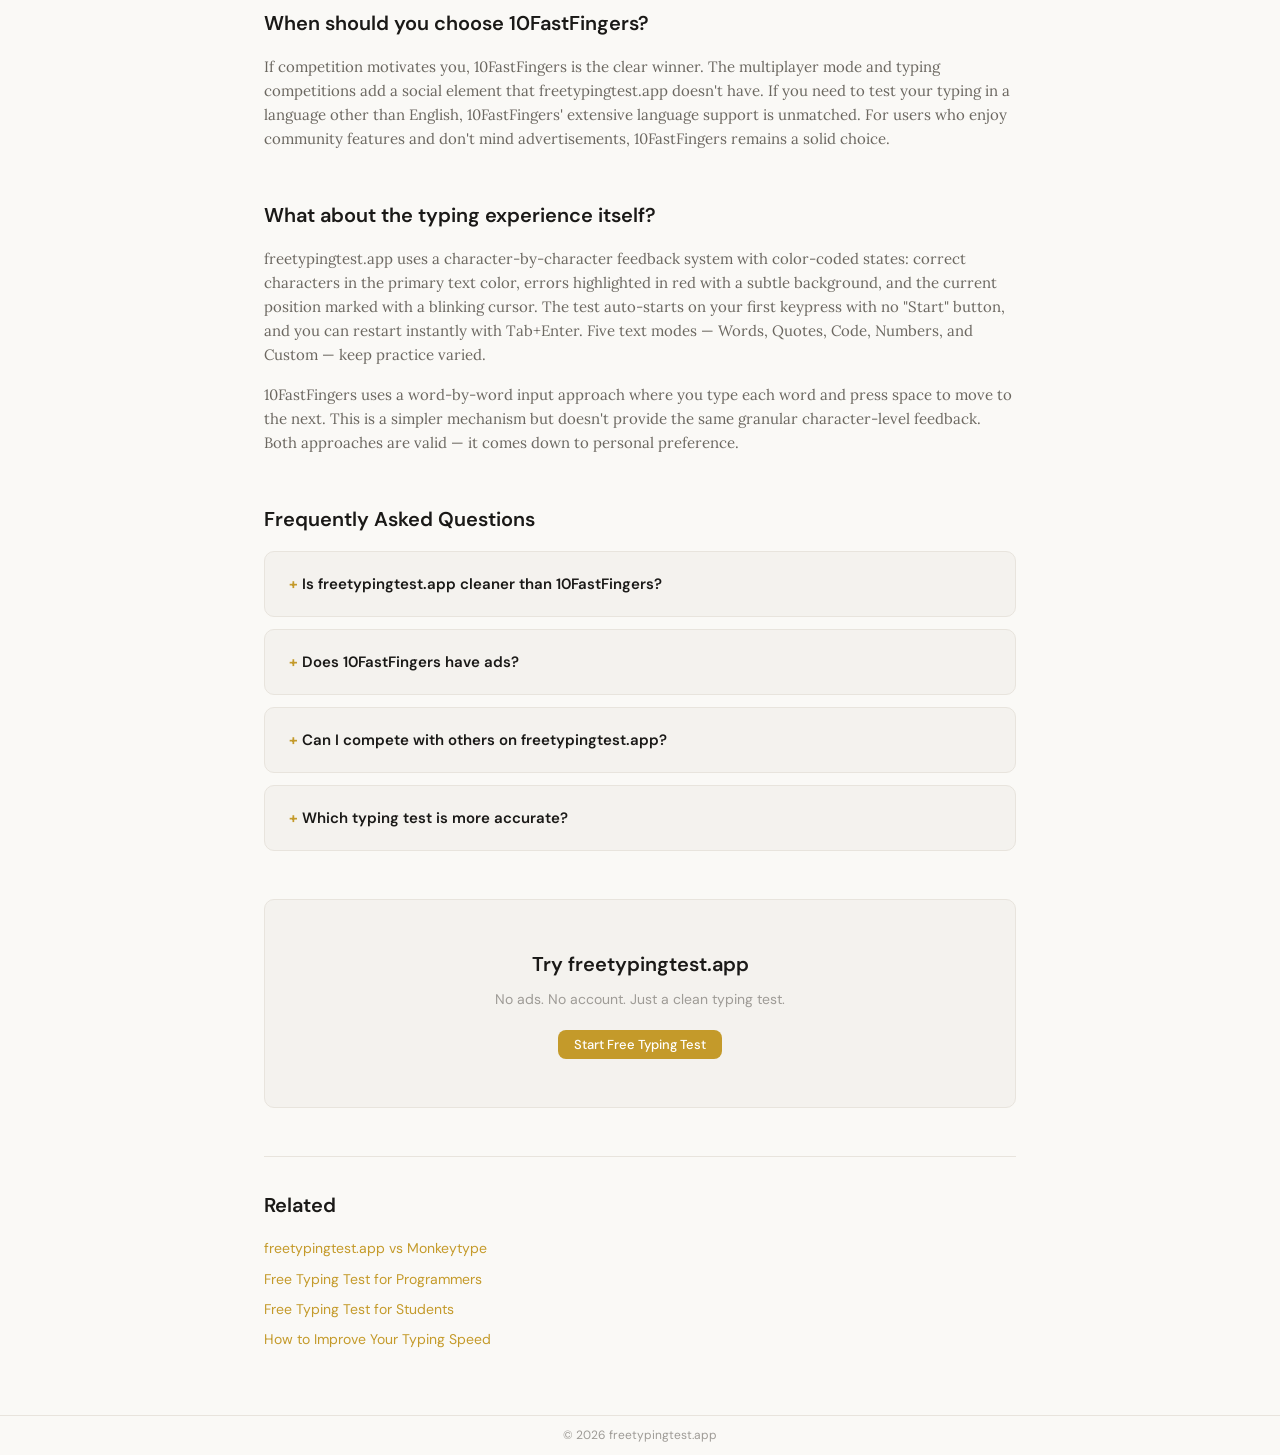
<file: vs-10fastfingers.html>
<!DOCTYPE html>
<html lang="en">
<head>
<meta charset="UTF-8">
<meta name="viewport" content="width=device-width, initial-scale=1.0">
<title>freetypingtest.app vs 10FastFingers: Free Typing Test Alternative | freetypingtest.app</title>
<meta name="description" content="Compare freetypingtest.app and 10FastFingers. A clean, ad-free typing test with code mode and WPM graphs vs the classic competitive typing platform.">
<meta name="theme-color" content="#C49A2A">
<link rel="icon" type="image/svg+xml" href="/favicon.svg">
<meta property="og:title" content="freetypingtest.app vs 10FastFingers: Free Typing Test Alternative">
<meta property="og:description" content="Compare freetypingtest.app and 10FastFingers. A clean, ad-free typing test with code mode and WPM graphs vs the classic competitive typing platform.">
<meta property="og:image" content="https://freetypingtest.app/og-image.svg">
<meta property="og:url" content="https://freetypingtest.app/vs-10fastfingers.html">
<meta property="og:type" content="article">
<meta name="twitter:card" content="summary_large_image">
<link rel="canonical" href="https://freetypingtest.app/vs-10fastfingers.html">
<link rel="preconnect" href="https://fonts.googleapis.com">
<link rel="preconnect" href="https://fonts.gstatic.com" crossorigin>
<link href="https://fonts.googleapis.com/css2?family=DM+Sans:wght@400;500;600;700&family=Lora:wght@400;500;600&display=swap" rel="stylesheet">
<script type="application/ld+json">
{
  "@context": "https://schema.org",
  "@type": "Article",
  "headline": "freetypingtest.app vs 10FastFingers: Free Typing Test Alternative",
  "description": "An honest comparison of freetypingtest.app and 10FastFingers — two different approaches to online typing tests.",
  "author": {"@type": "Organization", "name": "freetypingtest.app"},
  "publisher": {"@type": "Organization", "name": "freetypingtest.app"},
  "datePublished": "2026-03-18",
  "url": "https://freetypingtest.app/vs-10fastfingers.html"
}
</script>
<script type="application/ld+json">
{
  "@context": "https://schema.org",
  "@type": "FAQPage",
  "mainEntity": [
    {
      "@type": "Question",
      "name": "Is freetypingtest.app cleaner than 10FastFingers?",
      "acceptedAnswer": {
        "@type": "Answer",
        "text": "Yes. freetypingtest.app was designed from the ground up with a minimal, ad-free interface. There are no banner ads, no pop-ups, and no visual clutter. The entire focus is on the typing experience itself. 10FastFingers, as an older and more established platform, includes advertising and a busier interface layout."
      }
    },
    {
      "@type": "Question",
      "name": "Does 10FastFingers have ads?",
      "acceptedAnswer": {
        "@type": "Answer",
        "text": "Yes, 10FastFingers displays advertisements on its pages. This is common for established free typing test websites that rely on ad revenue. freetypingtest.app has no ads and no tracking scripts — the entire app runs locally in your browser."
      }
    },
    {
      "@type": "Question",
      "name": "Can I compete with others on freetypingtest.app?",
      "acceptedAnswer": {
        "@type": "Answer",
        "text": "Currently, freetypingtest.app does not offer multiplayer or competitive modes. If you want real-time typing competitions and global leaderboards, 10FastFingers is the better choice. freetypingtest.app focuses on individual practice and tracking your personal improvement over time."
      }
    },
    {
      "@type": "Question",
      "name": "Which typing test is more accurate?",
      "acceptedAnswer": {
        "@type": "Answer",
        "text": "Both tools use the standard WPM formula (5 characters = 1 word) and provide accurate measurements. freetypingtest.app additionally shows a consistency score and a WPM-over-time graph, giving you more insight into how your speed varied during the test. Accuracy of the measurement itself is comparable between both platforms."
      }
    }
  ]
}
</script>
<script type="application/ld+json">
{
  "@context": "https://schema.org",
  "@type": "SoftwareApplication",
  "name": "freetypingtest.app",
  "applicationCategory": "EducationalApplication",
  "operatingSystem": "Web",
  "offers": {"@type": "Offer", "price": "0", "priceCurrency": "USD"},
  "url": "https://freetypingtest.app"
}
</script>
<script type="application/ld+json">
{
  "@context": "https://schema.org",
  "@type": "BreadcrumbList",
  "itemListElement": [
    {"@type": "ListItem", "position": 1, "name": "Home", "item": "https://freetypingtest.app"},
    {"@type": "ListItem", "position": 2, "name": "vs 10FastFingers", "item": "https://freetypingtest.app/vs-10fastfingers.html"}
  ]
}
</script>
<style>
:root{--bg:#faf9f6;--surface:#f4f2ee;--border:#e8e4dd;--text-primary:#1a1917;--text-secondary:#6b6760;--text-muted:#9e9b96;--accent:#C49A2A;--accent-hover:#A8831F;--accent-text:#fff;--shadow:0 1px 3px rgba(0,0,0,.06),0 2px 8px rgba(0,0,0,.04)}
[data-theme="dark"]{--bg:#141412;--surface:#1e1c1a;--border:#2e2b27;--text-primary:#f0ede8;--text-secondary:#9e9b96;--text-muted:#6b6760;--accent:#D4A835;--accent-hover:#C49A2A;--accent-text:#fff;--shadow:0 1px 3px rgba(0,0,0,.3),0 2px 8px rgba(0,0,0,.2)}
*,*::before,*::after{box-sizing:border-box;margin:0;padding:0}
html{font-size:15px;line-height:1.6}
body{font-family:"Lora",serif;background:var(--bg);color:var(--text-primary);min-height:100vh;transition:background .15s ease,color .15s ease}
.header{height:52px;border-bottom:1px solid var(--border);background:var(--bg);position:sticky;top:0;z-index:100}
.header-inner{max-width:1200px;margin:0 auto;padding:0 24px;height:100%;display:flex;align-items:center;justify-content:space-between}
.brand{font-family:"DM Sans",sans-serif;font-size:15px;font-weight:600;color:var(--accent);text-decoration:none}
.header-right{display:flex;align-items:center;gap:12px}
.theme-toggle{background:none;border:1px solid var(--border);border-radius:8px;width:36px;height:36px;display:flex;align-items:center;justify-content:center;cursor:pointer;color:var(--text-secondary);transition:all .15s ease}
.theme-toggle:hover{background:var(--surface);color:var(--text-primary)}
.icon-moon{display:none}[data-theme="dark"] .icon-sun{display:none}[data-theme="dark"] .icon-moon{display:block}
.btn{font-family:"DM Sans",sans-serif;font-size:13px;font-weight:500;border:none;cursor:pointer;border-radius:8px;padding:8px 16px;transition:all .15s ease;line-height:1;text-decoration:none;display:inline-block}
.btn-primary{background:var(--accent);color:var(--accent-text)}.btn-primary:hover{background:var(--accent-hover)}
.btn-secondary{background:var(--surface);color:var(--text-secondary);border:1px solid var(--border)}.btn-secondary:hover{background:var(--border)}
.content{max-width:800px;margin:0 auto;padding:48px 24px 64px}
.breadcrumb{font-family:"DM Sans",sans-serif;font-size:12px;color:var(--text-muted);margin-bottom:32px}
.breadcrumb a{color:var(--text-muted);text-decoration:none}.breadcrumb a:hover{color:var(--accent)}
h1{font-family:"DM Sans",sans-serif;font-size:28px;font-weight:700;color:var(--text-primary);margin-bottom:24px;line-height:1.3}
h2{font-family:"DM Sans",sans-serif;font-size:20px;font-weight:600;color:var(--text-primary);margin-top:48px;margin-bottom:16px}
p{color:var(--text-secondary);margin-bottom:16px;font-size:15px}
.comparison-table{width:100%;border-collapse:collapse;margin:24px 0 32px;font-family:"DM Sans",sans-serif;font-size:13px}
.comparison-table th,.comparison-table td{padding:12px 16px;text-align:left;border-bottom:1px solid var(--border)}
.comparison-table th{font-weight:600;color:var(--text-primary);background:var(--surface)}
.comparison-table td{color:var(--text-secondary)}
.comparison-table tr:last-child td{border-bottom:none}
.check{color:var(--accent)}.cross{color:var(--text-muted)}
details{border:1px solid var(--border);border-radius:10px;padding:0;margin-bottom:12px;background:var(--surface)}
details summary{font-family:"DM Sans",sans-serif;font-size:15px;font-weight:600;color:var(--text-primary);padding:20px 24px;cursor:pointer;list-style:none}
details summary::-webkit-details-marker{display:none}
details summary::before{content:"+ ";color:var(--accent);font-weight:700}
details[open] summary::before{content:"- "}
details .faq-body{padding:0 24px 20px;font-size:14px;color:var(--text-secondary)}
.cta-box{text-align:center;padding:48px 24px;margin:48px 0 32px;background:var(--surface);border:1px solid var(--border);border-radius:10px}
.cta-box h2{margin-top:0;margin-bottom:8px}
.cta-box p{margin-bottom:20px;color:var(--text-muted);font-family:"DM Sans",sans-serif;font-size:14px}
.related{margin-top:48px;padding-top:32px;border-top:1px solid var(--border)}
.related h2{margin-top:0}
.related-links{display:flex;flex-direction:column;gap:8px}
.related-links a{font-family:"DM Sans",sans-serif;font-size:14px;color:var(--accent);text-decoration:none}
.related-links a:hover{text-decoration:underline}
.footer{height:40px;border-top:1px solid var(--border);background:var(--bg)}
.footer-inner{max-width:1200px;margin:0 auto;padding:0 24px;height:100%;display:flex;align-items:center;justify-content:center;font-family:"DM Sans",sans-serif;font-size:12px;color:var(--text-muted)}
.suite-badge{position:fixed;bottom:48px;right:16px;font-family:"DM Sans",sans-serif;font-size:11px;color:var(--text-muted);text-decoration:none;z-index:50;padding:4px 8px;background:var(--bg);border:1px solid var(--border);border-radius:6px}
.suite-badge:hover{color:var(--accent);border-color:var(--accent)}
@media(max-width:768px){.content{padding:32px 16px 48px}h1{font-size:22px}.comparison-table{font-size:12px}.comparison-table th,.comparison-table td{padding:8px 10px}}
</style>
</head>
<body>
<header class="header">
  <div class="header-inner">
    <a href="/" class="brand">freetypingtest.app</a>
    <div class="header-right">
      <button class="theme-toggle" id="themeToggle" aria-label="Toggle dark mode">
        <svg class="icon-sun" width="18" height="18" viewBox="0 0 24 24" fill="none" stroke="currentColor" stroke-width="2"><circle cx="12" cy="12" r="5"/><line x1="12" y1="1" x2="12" y2="3"/><line x1="12" y1="21" x2="12" y2="23"/><line x1="4.22" y1="4.22" x2="5.64" y2="5.64"/><line x1="18.36" y1="18.36" x2="19.78" y2="19.78"/><line x1="1" y1="12" x2="3" y2="12"/><line x1="21" y1="12" x2="23" y2="12"/><line x1="4.22" y1="19.78" x2="5.64" y2="18.36"/><line x1="18.36" y1="5.64" x2="19.78" y2="4.22"/></svg>
        <svg class="icon-moon" width="18" height="18" viewBox="0 0 24 24" fill="none" stroke="currentColor" stroke-width="2"><path d="M21 12.79A9 9 0 1 1 11.21 3 7 7 0 0 0 21 12.79z"/></svg>
      </button>
      <a href="/" class="btn btn-secondary">Open App</a>
    </div>
  </div>
</header>

<main class="content">
  <nav class="breadcrumb">
    <a href="/">Home</a> &rsaquo; freetypingtest.app vs 10FastFingers
  </nav>

  <h1>freetypingtest.app vs 10FastFingers: Free Typing Test Alternative</h1>

  <p>10FastFingers has been a staple of the online typing test world for years. It pioneered competitive typing with its multiplayer mode, typing competitions, and global leaderboards. Supporting dozens of languages, it remains one of the most well-known typing test platforms on the web.</p>

  <p>freetypingtest.app is a newer, minimal alternative built with a different philosophy: zero ads, zero accounts, and a modern interface focused entirely on the typing experience. If you've found 10FastFingers useful but wish it had a cleaner design and more detailed analytics, freetypingtest.app might be worth a look.</p>

  <h2>How does 10FastFingers compare to freetypingtest.app?</h2>

  <p>10FastFingers' greatest strengths are its competitive features. The multiplayer typing test lets you race against other users in real time, and regular competitions keep the community engaged. Its multi-language support — covering dozens of languages — makes it accessible worldwide. These are features freetypingtest.app currently does not offer.</p>

  <p>Where freetypingtest.app differentiates itself is in the typing experience itself. The interface is completely ad-free, loads instantly with no external requests, and provides richer post-test analytics. After each test, you get a WPM-over-time graph showing exactly how your speed changed, a consistency score measuring your steadiness, and character-level accuracy breakdown. freetypingtest.app also includes a dedicated code typing mode for programmers — something 10FastFingers doesn't offer.</p>

  <h2>What are the key differences between the two?</h2>

  <table class="comparison-table">
    <thead>
      <tr><th>Feature</th><th>freetypingtest.app</th><th>10FastFingers</th></tr>
    </thead>
    <tbody>
      <tr><td>Ad-Free</td><td class="check">&#10003;</td><td class="cross">&#10005;</td></tr>
      <tr><td>Account Required</td><td>No account at all</td><td>Optional (needed for competitions)</td></tr>
      <tr><td>Multiple Languages</td><td>English only</td><td class="check">&#10003; (dozens)</td></tr>
      <tr><td>Multiplayer</td><td class="cross">&#10005;</td><td class="check">&#10003;</td></tr>
      <tr><td>Code Mode</td><td class="check">&#10003;</td><td class="cross">&#10005;</td></tr>
      <tr><td>WPM Graph</td><td class="check">&#10003;</td><td class="cross">&#10005;</td></tr>
      <tr><td>Consistency Score</td><td class="check">&#10003;</td><td class="cross">&#10005;</td></tr>
      <tr><td>Privacy</td><td>100% local, no server</td><td>Server-based with tracking</td></tr>
      <tr><td>UI Design</td><td>Modern, minimal</td><td>Classic, functional</td></tr>
      <tr><td>Mobile Support</td><td>Responsive (desktop recommended)</td><td>Responsive (desktop recommended)</td></tr>
    </tbody>
  </table>

  <h2>When should you choose freetypingtest.app?</h2>

  <p>If you want a distraction-free typing test with no ads and a modern design, freetypingtest.app is the better fit. It's also the right choice if you want more detailed post-test analytics, including the WPM-over-time graph and consistency metrics, or if you're a programmer looking for code typing practice. Privacy-conscious users will appreciate that nothing leaves your browser.</p>

  <h2>When should you choose 10FastFingers?</h2>

  <p>If competition motivates you, 10FastFingers is the clear winner. The multiplayer mode and typing competitions add a social element that freetypingtest.app doesn't have. If you need to test your typing in a language other than English, 10FastFingers' extensive language support is unmatched. For users who enjoy community features and don't mind advertisements, 10FastFingers remains a solid choice.</p>

  <h2>What about the typing experience itself?</h2>

  <p>freetypingtest.app uses a character-by-character feedback system with color-coded states: correct characters in the primary text color, errors highlighted in red with a subtle background, and the current position marked with a blinking cursor. The test auto-starts on your first keypress with no "Start" button, and you can restart instantly with Tab+Enter. Five text modes — Words, Quotes, Code, Numbers, and Custom — keep practice varied.</p>

  <p>10FastFingers uses a word-by-word input approach where you type each word and press space to move to the next. This is a simpler mechanism but doesn't provide the same granular character-level feedback. Both approaches are valid — it comes down to personal preference.</p>

  <h2>Frequently Asked Questions</h2>

  <details>
    <summary>Is freetypingtest.app cleaner than 10FastFingers?</summary>
    <div class="faq-body">
      <p>Yes. freetypingtest.app was designed from the ground up with a minimal, ad-free interface. There are no banner ads, no pop-ups, and no visual clutter. The entire focus is on the typing experience itself. 10FastFingers, as an older and more established platform, includes advertising and a busier interface layout.</p>
    </div>
  </details>

  <details>
    <summary>Does 10FastFingers have ads?</summary>
    <div class="faq-body">
      <p>Yes, 10FastFingers displays advertisements on its pages. This is common for established free typing test websites that rely on ad revenue. freetypingtest.app has no ads and no tracking scripts — the entire app runs locally in your browser.</p>
    </div>
  </details>

  <details>
    <summary>Can I compete with others on freetypingtest.app?</summary>
    <div class="faq-body">
      <p>Currently, freetypingtest.app does not offer multiplayer or competitive modes. If you want real-time typing competitions and global leaderboards, 10FastFingers is the better choice. freetypingtest.app focuses on individual practice and tracking your personal improvement over time.</p>
    </div>
  </details>

  <details>
    <summary>Which typing test is more accurate?</summary>
    <div class="faq-body">
      <p>Both tools use the standard WPM formula (5 characters = 1 word) and provide accurate measurements. freetypingtest.app additionally shows a consistency score and a WPM-over-time graph, giving you more insight into how your speed varied during the test. Accuracy of the measurement itself is comparable between both platforms.</p>
    </div>
  </details>

  <div class="cta-box">
    <h2>Try freetypingtest.app</h2>
    <p>No ads. No account. Just a clean typing test.</p>
    <a href="/" class="btn btn-primary">Start Free Typing Test</a>
  </div>

  <div class="related">
    <h2>Related</h2>
    <div class="related-links">
      <a href="/vs-monkeytype.html">freetypingtest.app vs Monkeytype</a>
      <a href="/typing-test-for-programmers.html">Free Typing Test for Programmers</a>
      <a href="/typing-test-for-students.html">Free Typing Test for Students</a>
      <a href="/how-to-improve-typing-speed.html">How to Improve Your Typing Speed</a>
    </div>
  </div>
</main>

<footer class="footer"><div class="footer-inner">&copy; 2026 freetypingtest.app</div></footer>
<a class="suite-badge" href="https://freesuite.app" target="_blank" rel="noopener">by freesuite.app</a>

<script>
(function(){
  const t=localStorage.getItem('suite_theme');if(t)document.documentElement.setAttribute('data-theme',t);
  document.getElementById('themeToggle').addEventListener('click',function(){
    const c=document.documentElement.getAttribute('data-theme');const n=c==='dark'?'light':'dark';
    document.documentElement.setAttribute('data-theme',n);localStorage.setItem('suite_theme',n);
  });
})();
</script>
</body>
</html>
</file>
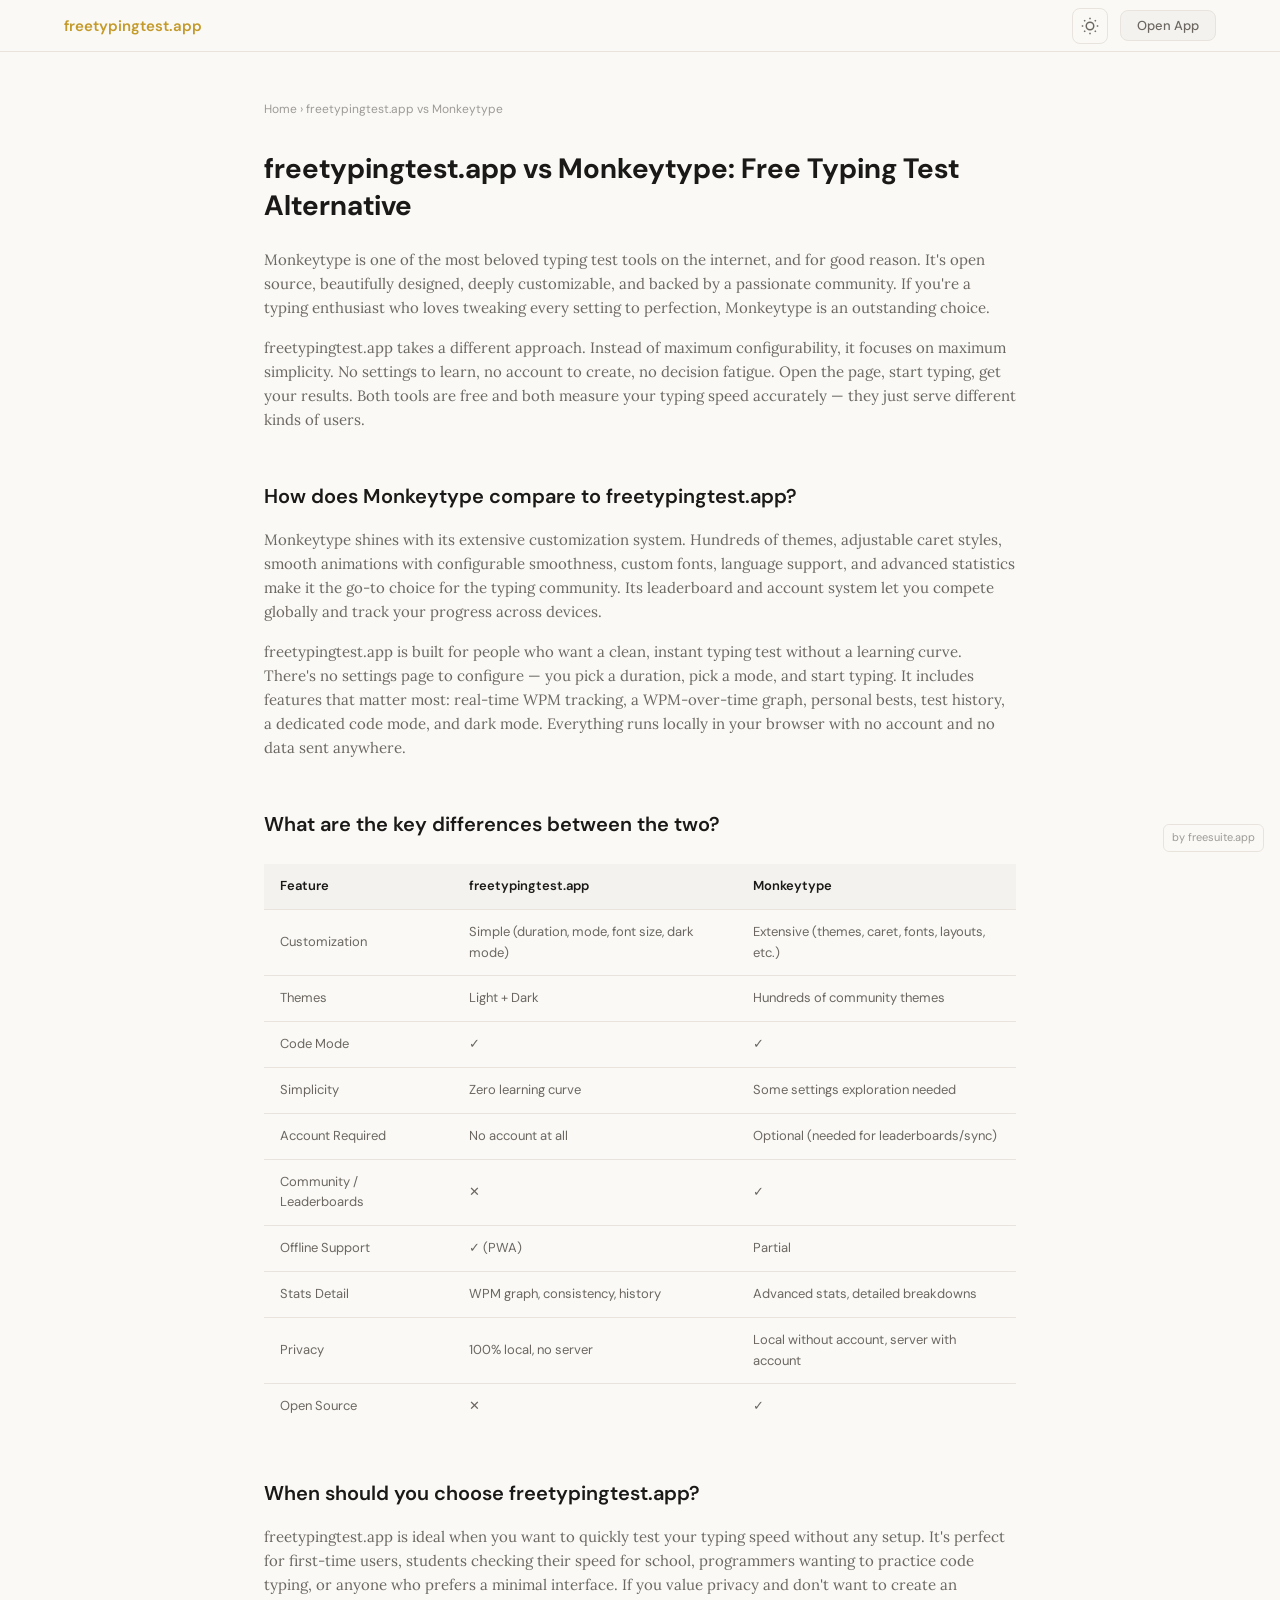
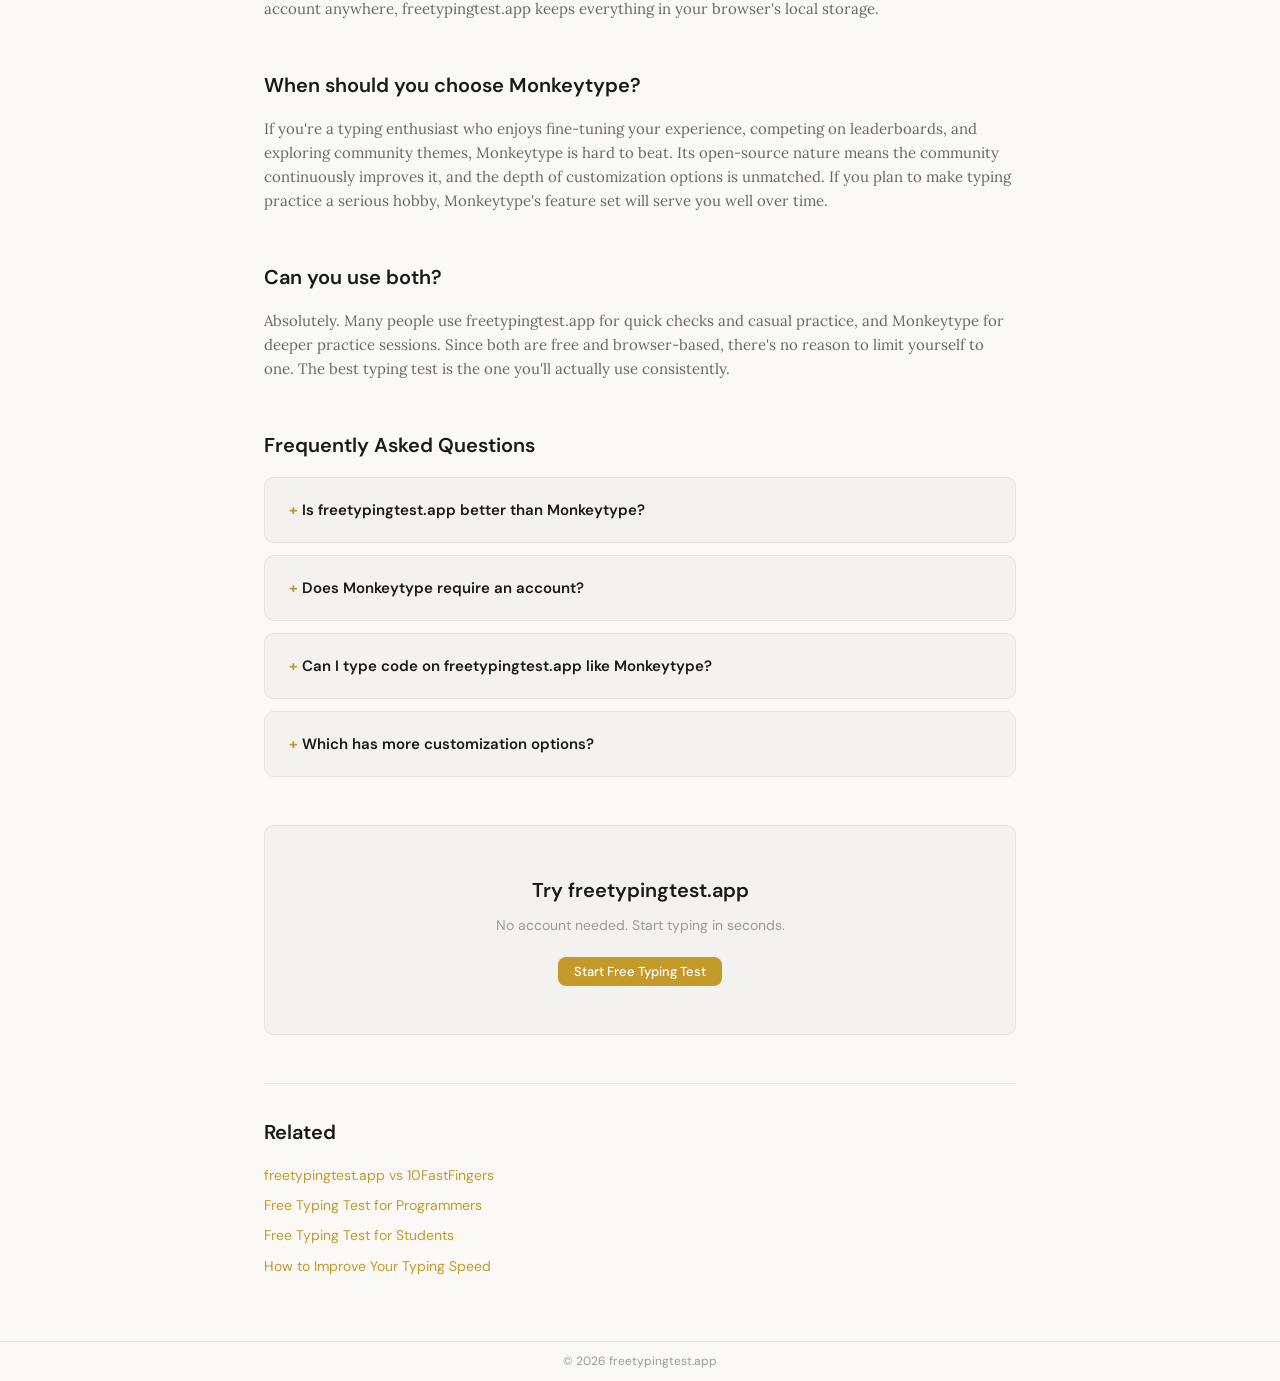
<file: vs-monkeytype.html>
<!DOCTYPE html>
<html lang="en">
<head>
<meta charset="UTF-8">
<meta name="viewport" content="width=device-width, initial-scale=1.0">
<title>freetypingtest.app vs Monkeytype: Free Typing Test Alternative | freetypingtest.app</title>
<meta name="description" content="Compare freetypingtest.app and Monkeytype. Both are free typing tests — Monkeytype is the power-user choice, freetypingtest.app is the instant-start alternative.">
<meta name="theme-color" content="#C49A2A">
<link rel="icon" type="image/svg+xml" href="/favicon.svg">
<meta property="og:title" content="freetypingtest.app vs Monkeytype: Free Typing Test Alternative">
<meta property="og:description" content="Compare freetypingtest.app and Monkeytype. Both are free typing tests — Monkeytype is the power-user choice, freetypingtest.app is the instant-start alternative.">
<meta property="og:image" content="https://freetypingtest.app/og-image.svg">
<meta property="og:url" content="https://freetypingtest.app/vs-monkeytype.html">
<meta property="og:type" content="article">
<meta name="twitter:card" content="summary_large_image">
<link rel="canonical" href="https://freetypingtest.app/vs-monkeytype.html">
<link rel="preconnect" href="https://fonts.googleapis.com">
<link rel="preconnect" href="https://fonts.gstatic.com" crossorigin>
<link href="https://fonts.googleapis.com/css2?family=DM+Sans:wght@400;500;600;700&family=Lora:wght@400;500;600&display=swap" rel="stylesheet">
<script type="application/ld+json">
{
  "@context": "https://schema.org",
  "@type": "Article",
  "headline": "freetypingtest.app vs Monkeytype: Free Typing Test Alternative",
  "description": "An honest comparison of freetypingtest.app and Monkeytype — two free typing tests with different strengths.",
  "author": {"@type": "Organization", "name": "freetypingtest.app"},
  "publisher": {"@type": "Organization", "name": "freetypingtest.app"},
  "datePublished": "2026-03-18",
  "url": "https://freetypingtest.app/vs-monkeytype.html"
}
</script>
<script type="application/ld+json">
{
  "@context": "https://schema.org",
  "@type": "FAQPage",
  "mainEntity": [
    {
      "@type": "Question",
      "name": "Is freetypingtest.app better than Monkeytype?",
      "acceptedAnswer": {
        "@type": "Answer",
        "text": "Neither is objectively better — they serve different needs. Monkeytype is the power-user choice with deep customization, hundreds of themes, and advanced statistics. freetypingtest.app is designed for simplicity: no learning curve, instant start, and a clean minimal interface. If you want maximum configurability, choose Monkeytype. If you want to just start typing immediately with zero setup, choose freetypingtest.app."
      }
    },
    {
      "@type": "Question",
      "name": "Does Monkeytype require an account?",
      "acceptedAnswer": {
        "@type": "Answer",
        "text": "No, Monkeytype does not require an account for basic use. However, creating a free account unlocks features like saving your history, accessing leaderboards, and syncing across devices. freetypingtest.app saves everything locally in your browser with no account needed at all."
      }
    },
    {
      "@type": "Question",
      "name": "Can I type code on freetypingtest.app like Monkeytype?",
      "acceptedAnswer": {
        "@type": "Answer",
        "text": "Yes, freetypingtest.app includes a dedicated Code mode with programming snippets in JavaScript, Python, CSS, HTML, and SQL. Both tools support code typing practice, though Monkeytype offers additional programming language options through its extensive customization system."
      }
    },
    {
      "@type": "Question",
      "name": "Which has more customization options?",
      "acceptedAnswer": {
        "@type": "Answer",
        "text": "Monkeytype has significantly more customization options, including hundreds of themes, adjustable smoothness settings, custom fonts, layout options, and many more configuration toggles. freetypingtest.app deliberately keeps customization simple with font size, dark mode, sound effects, and test duration and mode selection."
      }
    }
  ]
}
</script>
<script type="application/ld+json">
{
  "@context": "https://schema.org",
  "@type": "SoftwareApplication",
  "name": "freetypingtest.app",
  "applicationCategory": "EducationalApplication",
  "operatingSystem": "Web",
  "offers": {"@type": "Offer", "price": "0", "priceCurrency": "USD"},
  "url": "https://freetypingtest.app"
}
</script>
<script type="application/ld+json">
{
  "@context": "https://schema.org",
  "@type": "BreadcrumbList",
  "itemListElement": [
    {"@type": "ListItem", "position": 1, "name": "Home", "item": "https://freetypingtest.app"},
    {"@type": "ListItem", "position": 2, "name": "vs Monkeytype", "item": "https://freetypingtest.app/vs-monkeytype.html"}
  ]
}
</script>
<style>
:root{--bg:#faf9f6;--surface:#f4f2ee;--border:#e8e4dd;--text-primary:#1a1917;--text-secondary:#6b6760;--text-muted:#9e9b96;--accent:#C49A2A;--accent-hover:#A8831F;--accent-text:#fff;--shadow:0 1px 3px rgba(0,0,0,.06),0 2px 8px rgba(0,0,0,.04)}
[data-theme="dark"]{--bg:#141412;--surface:#1e1c1a;--border:#2e2b27;--text-primary:#f0ede8;--text-secondary:#9e9b96;--text-muted:#6b6760;--accent:#D4A835;--accent-hover:#C49A2A;--accent-text:#fff;--shadow:0 1px 3px rgba(0,0,0,.3),0 2px 8px rgba(0,0,0,.2)}
*,*::before,*::after{box-sizing:border-box;margin:0;padding:0}
html{font-size:15px;line-height:1.6}
body{font-family:"Lora",serif;background:var(--bg);color:var(--text-primary);min-height:100vh;transition:background .15s ease,color .15s ease}
.header{height:52px;border-bottom:1px solid var(--border);background:var(--bg);position:sticky;top:0;z-index:100}
.header-inner{max-width:1200px;margin:0 auto;padding:0 24px;height:100%;display:flex;align-items:center;justify-content:space-between}
.brand{font-family:"DM Sans",sans-serif;font-size:15px;font-weight:600;color:var(--accent);text-decoration:none}
.header-right{display:flex;align-items:center;gap:12px}
.theme-toggle{background:none;border:1px solid var(--border);border-radius:8px;width:36px;height:36px;display:flex;align-items:center;justify-content:center;cursor:pointer;color:var(--text-secondary);transition:all .15s ease}
.theme-toggle:hover{background:var(--surface);color:var(--text-primary)}
.icon-moon{display:none}[data-theme="dark"] .icon-sun{display:none}[data-theme="dark"] .icon-moon{display:block}
.btn{font-family:"DM Sans",sans-serif;font-size:13px;font-weight:500;border:none;cursor:pointer;border-radius:8px;padding:8px 16px;transition:all .15s ease;line-height:1;text-decoration:none;display:inline-block}
.btn-primary{background:var(--accent);color:var(--accent-text)}.btn-primary:hover{background:var(--accent-hover)}
.btn-secondary{background:var(--surface);color:var(--text-secondary);border:1px solid var(--border)}.btn-secondary:hover{background:var(--border)}
.content{max-width:800px;margin:0 auto;padding:48px 24px 64px}
.breadcrumb{font-family:"DM Sans",sans-serif;font-size:12px;color:var(--text-muted);margin-bottom:32px}
.breadcrumb a{color:var(--text-muted);text-decoration:none}.breadcrumb a:hover{color:var(--accent)}
h1{font-family:"DM Sans",sans-serif;font-size:28px;font-weight:700;color:var(--text-primary);margin-bottom:24px;line-height:1.3}
h2{font-family:"DM Sans",sans-serif;font-size:20px;font-weight:600;color:var(--text-primary);margin-top:48px;margin-bottom:16px}
p{color:var(--text-secondary);margin-bottom:16px;font-size:15px}
ul,ol{color:var(--text-secondary);padding-left:24px;margin-bottom:16px}li{margin-bottom:8px;font-size:15px}
.comparison-table{width:100%;border-collapse:collapse;margin:24px 0 32px;font-family:"DM Sans",sans-serif;font-size:13px}
.comparison-table th,.comparison-table td{padding:12px 16px;text-align:left;border-bottom:1px solid var(--border)}
.comparison-table th{font-weight:600;color:var(--text-primary);background:var(--surface)}
.comparison-table td{color:var(--text-secondary)}
.comparison-table tr:last-child td{border-bottom:none}
.check{color:var(--accent)}.cross{color:var(--text-muted)}
details{border:1px solid var(--border);border-radius:10px;padding:0;margin-bottom:12px;background:var(--surface)}
details summary{font-family:"DM Sans",sans-serif;font-size:15px;font-weight:600;color:var(--text-primary);padding:20px 24px;cursor:pointer;list-style:none}
details summary::-webkit-details-marker{display:none}
details summary::before{content:"+ ";color:var(--accent);font-weight:700}
details[open] summary::before{content:"- "}
details .faq-body{padding:0 24px 20px;font-size:14px;color:var(--text-secondary)}
.cta-box{text-align:center;padding:48px 24px;margin:48px 0 32px;background:var(--surface);border:1px solid var(--border);border-radius:10px}
.cta-box h2{margin-top:0;margin-bottom:8px}
.cta-box p{margin-bottom:20px;color:var(--text-muted);font-family:"DM Sans",sans-serif;font-size:14px}
.related{margin-top:48px;padding-top:32px;border-top:1px solid var(--border)}
.related h2{margin-top:0}
.related-links{display:flex;flex-direction:column;gap:8px}
.related-links a{font-family:"DM Sans",sans-serif;font-size:14px;color:var(--accent);text-decoration:none}
.related-links a:hover{text-decoration:underline}
.footer{height:40px;border-top:1px solid var(--border);background:var(--bg)}
.footer-inner{max-width:1200px;margin:0 auto;padding:0 24px;height:100%;display:flex;align-items:center;justify-content:center;font-family:"DM Sans",sans-serif;font-size:12px;color:var(--text-muted)}
.suite-badge{position:fixed;bottom:48px;right:16px;font-family:"DM Sans",sans-serif;font-size:11px;color:var(--text-muted);text-decoration:none;z-index:50;padding:4px 8px;background:var(--bg);border:1px solid var(--border);border-radius:6px}
.suite-badge:hover{color:var(--accent);border-color:var(--accent)}
@media(max-width:768px){.content{padding:32px 16px 48px}h1{font-size:22px}.comparison-table{font-size:12px}.comparison-table th,.comparison-table td{padding:8px 10px}}
</style>
</head>
<body>
<header class="header">
  <div class="header-inner">
    <a href="/" class="brand">freetypingtest.app</a>
    <div class="header-right">
      <button class="theme-toggle" id="themeToggle" aria-label="Toggle dark mode">
        <svg class="icon-sun" width="18" height="18" viewBox="0 0 24 24" fill="none" stroke="currentColor" stroke-width="2"><circle cx="12" cy="12" r="5"/><line x1="12" y1="1" x2="12" y2="3"/><line x1="12" y1="21" x2="12" y2="23"/><line x1="4.22" y1="4.22" x2="5.64" y2="5.64"/><line x1="18.36" y1="18.36" x2="19.78" y2="19.78"/><line x1="1" y1="12" x2="3" y2="12"/><line x1="21" y1="12" x2="23" y2="12"/><line x1="4.22" y1="19.78" x2="5.64" y2="18.36"/><line x1="18.36" y1="5.64" x2="19.78" y2="4.22"/></svg>
        <svg class="icon-moon" width="18" height="18" viewBox="0 0 24 24" fill="none" stroke="currentColor" stroke-width="2"><path d="M21 12.79A9 9 0 1 1 11.21 3 7 7 0 0 0 21 12.79z"/></svg>
      </button>
      <a href="/" class="btn btn-secondary">Open App</a>
    </div>
  </div>
</header>

<main class="content">
  <nav class="breadcrumb">
    <a href="/">Home</a> &rsaquo; freetypingtest.app vs Monkeytype
  </nav>

  <h1>freetypingtest.app vs Monkeytype: Free Typing Test Alternative</h1>

  <p>Monkeytype is one of the most beloved typing test tools on the internet, and for good reason. It's open source, beautifully designed, deeply customizable, and backed by a passionate community. If you're a typing enthusiast who loves tweaking every setting to perfection, Monkeytype is an outstanding choice.</p>

  <p>freetypingtest.app takes a different approach. Instead of maximum configurability, it focuses on maximum simplicity. No settings to learn, no account to create, no decision fatigue. Open the page, start typing, get your results. Both tools are free and both measure your typing speed accurately — they just serve different kinds of users.</p>

  <h2>How does Monkeytype compare to freetypingtest.app?</h2>

  <p>Monkeytype shines with its extensive customization system. Hundreds of themes, adjustable caret styles, smooth animations with configurable smoothness, custom fonts, language support, and advanced statistics make it the go-to choice for the typing community. Its leaderboard and account system let you compete globally and track your progress across devices.</p>

  <p>freetypingtest.app is built for people who want a clean, instant typing test without a learning curve. There's no settings page to configure — you pick a duration, pick a mode, and start typing. It includes features that matter most: real-time WPM tracking, a WPM-over-time graph, personal bests, test history, a dedicated code mode, and dark mode. Everything runs locally in your browser with no account and no data sent anywhere.</p>

  <h2>What are the key differences between the two?</h2>

  <table class="comparison-table">
    <thead>
      <tr><th>Feature</th><th>freetypingtest.app</th><th>Monkeytype</th></tr>
    </thead>
    <tbody>
      <tr><td>Customization</td><td>Simple (duration, mode, font size, dark mode)</td><td>Extensive (themes, caret, fonts, layouts, etc.)</td></tr>
      <tr><td>Themes</td><td>Light + Dark</td><td>Hundreds of community themes</td></tr>
      <tr><td>Code Mode</td><td class="check">&#10003;</td><td class="check">&#10003;</td></tr>
      <tr><td>Simplicity</td><td>Zero learning curve</td><td>Some settings exploration needed</td></tr>
      <tr><td>Account Required</td><td>No account at all</td><td>Optional (needed for leaderboards/sync)</td></tr>
      <tr><td>Community / Leaderboards</td><td class="cross">&#10005;</td><td class="check">&#10003;</td></tr>
      <tr><td>Offline Support</td><td class="check">&#10003; (PWA)</td><td>Partial</td></tr>
      <tr><td>Stats Detail</td><td>WPM graph, consistency, history</td><td>Advanced stats, detailed breakdowns</td></tr>
      <tr><td>Privacy</td><td>100% local, no server</td><td>Local without account, server with account</td></tr>
      <tr><td>Open Source</td><td class="cross">&#10005;</td><td class="check">&#10003;</td></tr>
    </tbody>
  </table>

  <h2>When should you choose freetypingtest.app?</h2>

  <p>freetypingtest.app is ideal when you want to quickly test your typing speed without any setup. It's perfect for first-time users, students checking their speed for school, programmers wanting to practice code typing, or anyone who prefers a minimal interface. If you value privacy and don't want to create an account anywhere, freetypingtest.app keeps everything in your browser's local storage.</p>

  <h2>When should you choose Monkeytype?</h2>

  <p>If you're a typing enthusiast who enjoys fine-tuning your experience, competing on leaderboards, and exploring community themes, Monkeytype is hard to beat. Its open-source nature means the community continuously improves it, and the depth of customization options is unmatched. If you plan to make typing practice a serious hobby, Monkeytype's feature set will serve you well over time.</p>

  <h2>Can you use both?</h2>

  <p>Absolutely. Many people use freetypingtest.app for quick checks and casual practice, and Monkeytype for deeper practice sessions. Since both are free and browser-based, there's no reason to limit yourself to one. The best typing test is the one you'll actually use consistently.</p>

  <h2>Frequently Asked Questions</h2>

  <details>
    <summary>Is freetypingtest.app better than Monkeytype?</summary>
    <div class="faq-body">
      <p>Neither is objectively better — they serve different needs. Monkeytype is the power-user choice with deep customization, hundreds of themes, and advanced statistics. freetypingtest.app is designed for simplicity: no learning curve, instant start, and a clean minimal interface. If you want maximum configurability, choose Monkeytype. If you want to just start typing immediately with zero setup, choose freetypingtest.app.</p>
    </div>
  </details>

  <details>
    <summary>Does Monkeytype require an account?</summary>
    <div class="faq-body">
      <p>No, Monkeytype does not require an account for basic use. However, creating a free account unlocks features like saving your history, accessing leaderboards, and syncing across devices. freetypingtest.app saves everything locally in your browser with no account needed at all.</p>
    </div>
  </details>

  <details>
    <summary>Can I type code on freetypingtest.app like Monkeytype?</summary>
    <div class="faq-body">
      <p>Yes, freetypingtest.app includes a dedicated Code mode with programming snippets in JavaScript, Python, CSS, HTML, and SQL. Both tools support code typing practice, though Monkeytype offers additional programming language options through its extensive customization system.</p>
    </div>
  </details>

  <details>
    <summary>Which has more customization options?</summary>
    <div class="faq-body">
      <p>Monkeytype has significantly more customization options, including hundreds of themes, adjustable smoothness settings, custom fonts, layout options, and many more configuration toggles. freetypingtest.app deliberately keeps customization simple with font size, dark mode, sound effects, and test duration and mode selection.</p>
    </div>
  </details>

  <div class="cta-box">
    <h2>Try freetypingtest.app</h2>
    <p>No account needed. Start typing in seconds.</p>
    <a href="/" class="btn btn-primary">Start Free Typing Test</a>
  </div>

  <div class="related">
    <h2>Related</h2>
    <div class="related-links">
      <a href="/vs-10fastfingers.html">freetypingtest.app vs 10FastFingers</a>
      <a href="/typing-test-for-programmers.html">Free Typing Test for Programmers</a>
      <a href="/typing-test-for-students.html">Free Typing Test for Students</a>
      <a href="/how-to-improve-typing-speed.html">How to Improve Your Typing Speed</a>
    </div>
  </div>
</main>

<footer class="footer"><div class="footer-inner">&copy; 2026 freetypingtest.app</div></footer>
<a class="suite-badge" href="https://freesuite.app" target="_blank" rel="noopener">by freesuite.app</a>

<script>
(function(){
  const t=localStorage.getItem('suite_theme');if(t)document.documentElement.setAttribute('data-theme',t);
  document.getElementById('themeToggle').addEventListener('click',function(){
    const c=document.documentElement.getAttribute('data-theme');const n=c==='dark'?'light':'dark';
    document.documentElement.setAttribute('data-theme',n);localStorage.setItem('suite_theme',n);
  });
})();
</script>
</body>
</html>
</file>
<file: style.css>
/* === CSS Variables === */
:root {
  --bg: #faf9f6;
  --surface: #f4f2ee;
  --border: #e8e4dd;
  --text-primary: #1a1917;
  --text-secondary: #6b6760;
  --text-muted: #9e9b96;
  --accent: #C49A2A;
  --accent-hover: #A8831F;
  --accent-text: #ffffff;
  --destructive: #c0392b;
  --shadow: 0 1px 3px rgba(0,0,0,0.06), 0 2px 8px rgba(0,0,0,0.04);
  --success: #27ae60;
  --char-correct: #1a1917;
  --char-incorrect: #c0392b;
  --char-incorrect-bg: rgba(192, 57, 43, 0.08);
  --char-current: #C49A2A;
  --char-upcoming: #9e9b96;
  --char-completed: #c8c5c0;
}

[data-theme="dark"] {
  --bg: #141412;
  --surface: #1e1c1a;
  --border: #2e2b27;
  --text-primary: #f0ede8;
  --text-secondary: #9e9b96;
  --text-muted: #6b6760;
  --accent: #D4A835;
  --accent-hover: #C49A2A;
  --accent-text: #ffffff;
  --shadow: 0 1px 3px rgba(0,0,0,0.3), 0 2px 8px rgba(0,0,0,0.2);
  --success: #2ecc71;
  --char-correct: #f0ede8;
  --char-incorrect: #e74c3c;
  --char-incorrect-bg: rgba(231, 76, 60, 0.12);
  --char-current: #D4A835;
  --char-upcoming: #6b6760;
  --char-completed: #3a3835;
}

/* === Reset & Base === */
*, *::before, *::after {
  box-sizing: border-box;
  margin: 0;
  padding: 0;
}

html {
  font-size: 15px;
  line-height: 1.6;
  -webkit-text-size-adjust: 100%;
}

body {
  font-family: "Lora", serif;
  background: var(--bg);
  color: var(--text-primary);
  min-height: 100vh;
  transition: background 0.15s ease, color 0.15s ease;
  overflow-x: hidden;
}

/* === Scrollbar === */
::-webkit-scrollbar { width: 8px; }
::-webkit-scrollbar-track { background: var(--bg); }
::-webkit-scrollbar-thumb { background: var(--border); border-radius: 4px; }
::-webkit-scrollbar-thumb:hover { background: var(--text-muted); }

/* === Header === */
.header {
  height: 52px;
  border-bottom: 1px solid var(--border);
  background: var(--bg);
  position: fixed;
  top: 0;
  left: 0;
  right: 0;
  z-index: 100;
}

.header-inner {
  max-width: 1200px;
  margin: 0 auto;
  padding: 0 24px;
  height: 100%;
  display: flex;
  align-items: center;
  justify-content: space-between;
}

.brand {
  font-family: "DM Sans", sans-serif;
  font-size: 15px;
  font-weight: 600;
  color: var(--accent);
  user-select: none;
}

.header-right {
  display: flex;
  align-items: center;
  gap: 12px;
}

/* === Buttons === */
.btn {
  font-family: "DM Sans", sans-serif;
  font-size: 13px;
  font-weight: 500;
  border: none;
  cursor: pointer;
  border-radius: 8px;
  padding: 8px 16px;
  transition: all 0.15s ease;
  line-height: 1;
}

.btn-primary {
  background: var(--accent);
  color: var(--accent-text);
}
.btn-primary:hover { background: var(--accent-hover); }

.btn-secondary {
  background: var(--surface);
  color: var(--text-secondary);
  border: 1px solid var(--border);
}
.btn-secondary:hover { background: var(--border); }

.btn-sm { padding: 6px 12px; font-size: 12px; }

/* === Theme Toggle === */
.theme-toggle {
  background: none;
  border: 1px solid var(--border);
  border-radius: 8px;
  width: 36px;
  height: 36px;
  display: flex;
  align-items: center;
  justify-content: center;
  cursor: pointer;
  color: var(--text-secondary);
  transition: all 0.15s ease;
}
.theme-toggle:hover { background: var(--surface); color: var(--text-primary); }
.icon-moon { display: none; }
[data-theme="dark"] .icon-sun { display: none; }
[data-theme="dark"] .icon-moon { display: block; }

/* === Font Size Selector === */
.font-size-selector select {
  font-family: "DM Sans", sans-serif;
  font-size: 12px;
  padding: 6px 8px;
  border: 1px solid var(--border);
  border-radius: 6px;
  background: var(--bg);
  color: var(--text-secondary);
  cursor: pointer;
  appearance: auto;
}

/* === Sound Toggle === */
.sound-toggle {
  background: none;
  border: 1px solid var(--border);
  border-radius: 8px;
  width: 36px;
  height: 36px;
  display: flex;
  align-items: center;
  justify-content: center;
  cursor: pointer;
  color: var(--text-muted);
  transition: all 0.15s ease;
}
.sound-toggle:hover { color: var(--text-secondary); background: var(--surface); }
.sound-toggle.active { color: var(--accent); }
.icon-sound-on { display: none; }
.sound-toggle.active .icon-sound-off { display: none; }
.sound-toggle.active .icon-sound-on { display: block; }

/* === Main App === */
.main-app {
  margin-top: 52px;
  min-height: calc(100vh - 52px - 40px);
  display: flex;
  align-items: center;
  justify-content: center;
}

/* === Test Screen === */
.test-screen {
  width: 100%;
  max-width: 800px;
  margin: 0 auto;
  padding: 24px;
  display: flex;
  flex-direction: column;
  align-items: center;
}

/* === Settings Bar === */
.settings-bar {
  width: 100%;
  margin-bottom: 32px;
}

.settings-row {
  display: flex;
  align-items: center;
  justify-content: center;
  gap: 16px;
  flex-wrap: wrap;
}

.segmented-control {
  display: flex;
  background: var(--surface);
  border-radius: 8px;
  padding: 3px;
  gap: 2px;
}

.seg-btn {
  font-family: "DM Sans", sans-serif;
  font-size: 13px;
  color: var(--text-secondary);
  background: none;
  border: none;
  padding: 6px 14px;
  border-radius: 6px;
  cursor: pointer;
  transition: all 0.15s ease;
  white-space: nowrap;
  line-height: 1;
}
.seg-btn:hover { color: var(--text-primary); }
.seg-btn.active {
  background: var(--bg);
  color: var(--text-primary);
  box-shadow: var(--shadow);
  font-weight: 500;
}

/* === Custom Text Area === */
.custom-text-area {
  width: 100%;
  max-width: 800px;
  margin-bottom: 24px;
  display: flex;
  flex-direction: column;
  gap: 12px;
  align-items: center;
}

.custom-text-area textarea {
  width: 100%;
  padding: 16px;
  font-family: "JetBrains Mono", monospace;
  font-size: 14px;
  border: 1px solid var(--border);
  border-radius: 10px;
  background: var(--surface);
  color: var(--text-primary);
  resize: vertical;
  line-height: 1.6;
}
.custom-text-area textarea:focus {
  outline: none;
  border-color: var(--accent);
}

/* === Typing Area === */
.typing-container {
  width: 100%;
  position: relative;
}

.typing-area {
  width: 100%;
  min-height: 200px;
  position: relative;
  overflow: hidden;
  cursor: text;
  border-radius: 10px;
  padding: 24px;
  transition: box-shadow 0.15s ease;
}

.typing-area.focused {
  box-shadow: 0 0 0 2px rgba(196, 154, 42, 0.2);
}

.text-display {
  font-family: "JetBrains Mono", monospace;
  font-size: 24px;
  line-height: 1.8;
  position: relative;
  transition: transform 0.2s ease;
  user-select: none;
}

.text-display .char {
  position: relative;
  display: inline;
  transition: color 0.05s ease;
}

.char.upcoming { color: var(--char-upcoming); }
.char.correct { color: var(--char-correct); }
.char.incorrect { color: var(--char-incorrect); background: var(--char-incorrect-bg); border-radius: 2px; }
.char.completed { color: var(--char-completed); }
.char.current { color: var(--char-current); }
.char.current::after {
  content: '';
  position: absolute;
  bottom: 0;
  left: 0;
  width: 100%;
  height: 2px;
  background: var(--char-current);
  animation: blink 1s step-end infinite;
}

.char.extra { color: var(--char-incorrect); background: var(--char-incorrect-bg); border-radius: 2px; }

@keyframes blink {
  0%, 100% { opacity: 1; }
  50% { opacity: 0; }
}

.focus-hint {
  position: absolute;
  top: 50%;
  left: 50%;
  transform: translate(-50%, -50%);
  font-family: "DM Sans", sans-serif;
  font-size: 14px;
  color: var(--text-muted);
  pointer-events: none;
  display: none;
}

.typing-area:not(.focused) .focus-hint {
  display: block;
}

.typing-area:not(.focused) .text-display {
  filter: blur(4px);
  opacity: 0.5;
}

.hidden-input {
  position: absolute;
  left: -9999px;
  top: 0;
  width: 1px;
  height: 1px;
  opacity: 0;
}

/* === Start Prompt === */
.start-prompt {
  font-family: "DM Sans", sans-serif;
  font-size: 14px;
  color: var(--text-muted);
  margin-top: 16px;
  animation: pulse 2s ease-in-out infinite;
}

@keyframes pulse {
  0%, 100% { opacity: 1; }
  50% { opacity: 0.5; }
}

/* === Live Stats === */
.live-stats {
  display: flex;
  gap: 48px;
  margin-top: 24px;
  opacity: 0;
  transition: opacity 0.15s ease;
}

.live-stats.visible { opacity: 1; }

.live-stat {
  text-align: center;
}

.live-stat-value {
  font-family: "DM Sans", sans-serif;
  font-size: 16px;
  font-weight: 600;
  color: var(--text-secondary);
  display: block;
}

.live-stat-label {
  font-family: "DM Sans", sans-serif;
  font-size: 12px;
  color: var(--text-muted);
}

/* === Results Screen === */
.results-screen {
  width: 100%;
  min-height: calc(100vh - 52px - 40px);
  display: flex;
  align-items: center;
  justify-content: center;
}

.results-inner {
  max-width: 800px;
  width: 100%;
  padding: 48px 24px;
  text-align: center;
}

.results-main { margin-bottom: 32px; }

.results-wpm {
  font-family: "DM Sans", sans-serif;
  font-size: 72px;
  font-weight: 700;
  color: var(--accent);
  display: block;
  line-height: 1;
}

.results-wpm-label {
  font-family: "DM Sans", sans-serif;
  font-size: 14px;
  color: var(--text-muted);
}

.personal-best-indicator {
  font-family: "DM Sans", sans-serif;
  font-size: 16px;
  color: var(--accent);
  margin-bottom: 24px;
}

/* === Stats Grid === */
.stats-grid {
  display: grid;
  grid-template-columns: repeat(3, 1fr);
  gap: 16px;
  margin-bottom: 32px;
}

.stat-card {
  background: var(--surface);
  border: 1px solid var(--border);
  border-radius: 10px;
  padding: 20px 16px;
  text-align: center;
}

.stat-value {
  font-family: "DM Sans", sans-serif;
  font-size: 24px;
  font-weight: 700;
  color: var(--text-primary);
  display: block;
}

.stat-label {
  font-family: "DM Sans", sans-serif;
  font-size: 12px;
  color: var(--text-muted);
  margin-top: 4px;
}

/* === WPM Chart === */
.chart-container {
  margin-bottom: 32px;
}

.chart-title {
  font-family: "DM Sans", sans-serif;
  font-size: 13px;
  font-weight: 500;
  color: var(--text-secondary);
  margin-bottom: 12px;
}

.wpm-chart {
  width: 100%;
  max-width: 600px;
  height: auto;
  display: block;
  margin: 0 auto;
}

/* === Upgrade Prompt === */
.upgrade-prompt {
  text-align: center;
  margin-bottom: 32px;
  padding: 20px;
  border: 1px solid var(--border);
  border-radius: 10px;
  background: var(--surface);
}

.upgrade-title {
  font-family: "DM Sans", sans-serif;
  font-size: 13px;
  font-weight: 500;
  color: var(--text-secondary);
  margin-bottom: 8px;
}

.upgrade-desc {
  font-family: "DM Sans", sans-serif;
  font-size: 12px;
  color: var(--text-muted);
  margin-bottom: 8px;
}

.upgrade-link {
  font-family: "DM Sans", sans-serif;
  font-size: 12px;
  color: var(--accent);
  cursor: pointer;
  text-decoration: none;
}
.upgrade-link:hover { text-decoration: underline; }

/* === Results Actions === */
.results-actions {
  display: flex;
  justify-content: center;
  gap: 12px;
  margin-bottom: 12px;
}

.restart-hint {
  font-family: "DM Sans", sans-serif;
  font-size: 12px;
  color: var(--text-muted);
}

/* === History Drawer === */
.history-overlay {
  position: fixed;
  top: 0;
  left: 0;
  right: 0;
  bottom: 0;
  background: rgba(0,0,0,0.4);
  z-index: 200;
  opacity: 0;
  pointer-events: none;
  transition: opacity 0.15s ease;
}
.history-overlay.open { opacity: 1; pointer-events: auto; }

.history-drawer {
  position: fixed;
  top: 0;
  right: -360px;
  width: 360px;
  height: 100vh;
  background: var(--bg);
  border-left: 1px solid var(--border);
  z-index: 201;
  transition: right 0.2s ease;
  display: flex;
  flex-direction: column;
}
.history-drawer.open { right: 0; }

.drawer-header {
  display: flex;
  align-items: center;
  justify-content: space-between;
  padding: 16px 20px;
  border-bottom: 1px solid var(--border);
}

.drawer-title {
  font-family: "DM Sans", sans-serif;
  font-size: 16px;
  font-weight: 600;
  color: var(--text-primary);
}

.drawer-close {
  background: none;
  border: none;
  font-size: 24px;
  color: var(--text-muted);
  cursor: pointer;
  line-height: 1;
}
.drawer-close:hover { color: var(--text-primary); }

.drawer-tabs {
  display: flex;
  border-bottom: 1px solid var(--border);
}

.drawer-tab {
  flex: 1;
  font-family: "DM Sans", sans-serif;
  font-size: 13px;
  font-weight: 500;
  color: var(--text-muted);
  background: none;
  border: none;
  padding: 12px;
  cursor: pointer;
  border-bottom: 2px solid transparent;
  transition: all 0.15s ease;
}
.drawer-tab.active {
  color: var(--accent);
  border-bottom-color: var(--accent);
}

.drawer-content {
  flex: 1;
  overflow-y: auto;
  padding: 20px;
}

.summary-stats {
  display: grid;
  grid-template-columns: repeat(2, 1fr);
  gap: 12px;
  margin-bottom: 20px;
}

.summary-stat {
  background: var(--surface);
  border: 1px solid var(--border);
  border-radius: 8px;
  padding: 12px;
  text-align: center;
}

.summary-stat-value {
  font-family: "DM Sans", sans-serif;
  font-size: 20px;
  font-weight: 700;
  color: var(--text-primary);
  display: block;
}

.summary-stat-label {
  font-family: "DM Sans", sans-serif;
  font-size: 11px;
  color: var(--text-muted);
}

.history-list {
  display: flex;
  flex-direction: column;
  gap: 8px;
  margin-bottom: 16px;
}

.history-item {
  display: flex;
  align-items: center;
  justify-content: space-between;
  padding: 12px 16px;
  background: var(--surface);
  border: 1px solid var(--border);
  border-radius: 8px;
}

.history-item-left {
  display: flex;
  flex-direction: column;
}

.history-item-wpm {
  font-family: "DM Sans", sans-serif;
  font-size: 16px;
  font-weight: 600;
  color: var(--text-primary);
}

.history-item-meta {
  font-family: "DM Sans", sans-serif;
  font-size: 11px;
  color: var(--text-muted);
}

.history-item-right {
  text-align: right;
}

.history-item-accuracy {
  font-family: "DM Sans", sans-serif;
  font-size: 13px;
  color: var(--text-secondary);
}

.history-item-date {
  font-family: "DM Sans", sans-serif;
  font-size: 11px;
  color: var(--text-muted);
}

.clear-history-btn {
  width: 100%;
}

.history-empty {
  font-family: "DM Sans", sans-serif;
  font-size: 13px;
  color: var(--text-muted);
  text-align: center;
  padding: 32px 0;
}

/* === Stats Dashboard === */
.stats-dashboard {
  display: flex;
  flex-direction: column;
  gap: 16px;
}

.stats-row {
  display: grid;
  grid-template-columns: repeat(2, 1fr);
  gap: 12px;
}

/* === Toast === */
.toast-container {
  position: fixed;
  bottom: 64px;
  left: 50%;
  transform: translateX(-50%);
  z-index: 300;
  display: flex;
  flex-direction: column;
  gap: 8px;
}

.toast {
  font-family: "DM Sans", sans-serif;
  font-size: 13px;
  padding: 12px 20px;
  background: var(--text-primary);
  color: var(--bg);
  border-radius: 8px;
  box-shadow: var(--shadow);
  animation: toastIn 0.15s ease, toastOut 0.15s ease 2.5s forwards;
  white-space: nowrap;
}

@keyframes toastIn {
  from { opacity: 0; transform: translateY(8px); }
  to { opacity: 1; transform: translateY(0); }
}
@keyframes toastOut {
  from { opacity: 1; }
  to { opacity: 0; }
}

/* === Footer === */
.footer {
  height: 40px;
  border-top: 1px solid var(--border);
  background: var(--bg);
}

.footer-inner {
  max-width: 1200px;
  margin: 0 auto;
  padding: 0 24px;
  height: 100%;
  display: flex;
  align-items: center;
  justify-content: space-between;
  font-family: "DM Sans", sans-serif;
  font-size: 12px;
  color: var(--text-muted);
}

/* === Suite Badge === */
.suite-badge {
  position: fixed;
  bottom: 48px;
  right: 16px;
  font-family: "DM Sans", sans-serif;
  font-size: 11px;
  color: var(--text-muted);
  text-decoration: none;
  z-index: 50;
  padding: 4px 8px;
  background: var(--bg);
  border: 1px solid var(--border);
  border-radius: 6px;
}
.suite-badge:hover { color: var(--accent); border-color: var(--accent); }

/* === Mobile Banner === */
.mobile-banner {
  position: fixed;
  bottom: 0;
  left: 0;
  right: 0;
  background: var(--surface);
  border-top: 1px solid var(--border);
  padding: 12px 20px;
  font-family: "DM Sans", sans-serif;
  font-size: 13px;
  color: var(--text-secondary);
  display: flex;
  align-items: center;
  justify-content: space-between;
  z-index: 150;
}

.mobile-banner-close {
  background: none;
  border: none;
  font-size: 20px;
  color: var(--text-muted);
  cursor: pointer;
}

/* === SEO Content === */
.seo-content {
  border-top: 1px solid var(--border);
  background: var(--bg);
}

.seo-inner {
  max-width: 800px;
  margin: 0 auto;
  padding: 64px 24px;
}

.seo-content h1 {
  font-family: "DM Sans", sans-serif;
  font-size: 28px;
  font-weight: 700;
  color: var(--text-primary);
  margin-bottom: 24px;
  line-height: 1.3;
}

.seo-content h2 {
  font-family: "DM Sans", sans-serif;
  font-size: 20px;
  font-weight: 600;
  color: var(--text-primary);
  margin-top: 48px;
  margin-bottom: 16px;
}

.seo-content p {
  color: var(--text-secondary);
  margin-bottom: 16px;
  font-size: 15px;
}

.seo-content ul, .seo-content ol {
  color: var(--text-secondary);
  padding-left: 24px;
  margin-bottom: 16px;
}

.seo-content li {
  margin-bottom: 8px;
  font-size: 15px;
}

.faq-list { margin-top: 16px; }

.faq-item {
  border: 1px solid var(--border);
  border-radius: 10px;
  padding: 20px 24px;
  margin-bottom: 12px;
  background: var(--surface);
}

.faq-item h3 {
  font-family: "DM Sans", sans-serif;
  font-size: 15px;
  font-weight: 600;
  color: var(--text-primary);
  margin-bottom: 8px;
}

.faq-item p {
  margin-bottom: 0;
  font-size: 14px;
}

/* === Mobile === */
@media (max-width: 768px) {
  .header-inner { padding: 0 16px; }

  .text-display { font-size: 18px !important; }

  .settings-row {
    flex-direction: column;
    gap: 8px;
  }

  .segmented-control { width: 100%; justify-content: center; }

  .stats-grid { grid-template-columns: repeat(2, 1fr); }

  .results-wpm { font-size: 56px; }

  .history-drawer {
    width: 100%;
    right: -100%;
  }

  .main-app {
    min-height: calc(100vh - 52px - 40px);
    align-items: flex-start;
    padding-top: 24px;
  }

  .test-screen { padding: 16px; }

  .results-inner { padding: 32px 16px; }

  .seo-inner { padding: 48px 16px; }
}
</file>
